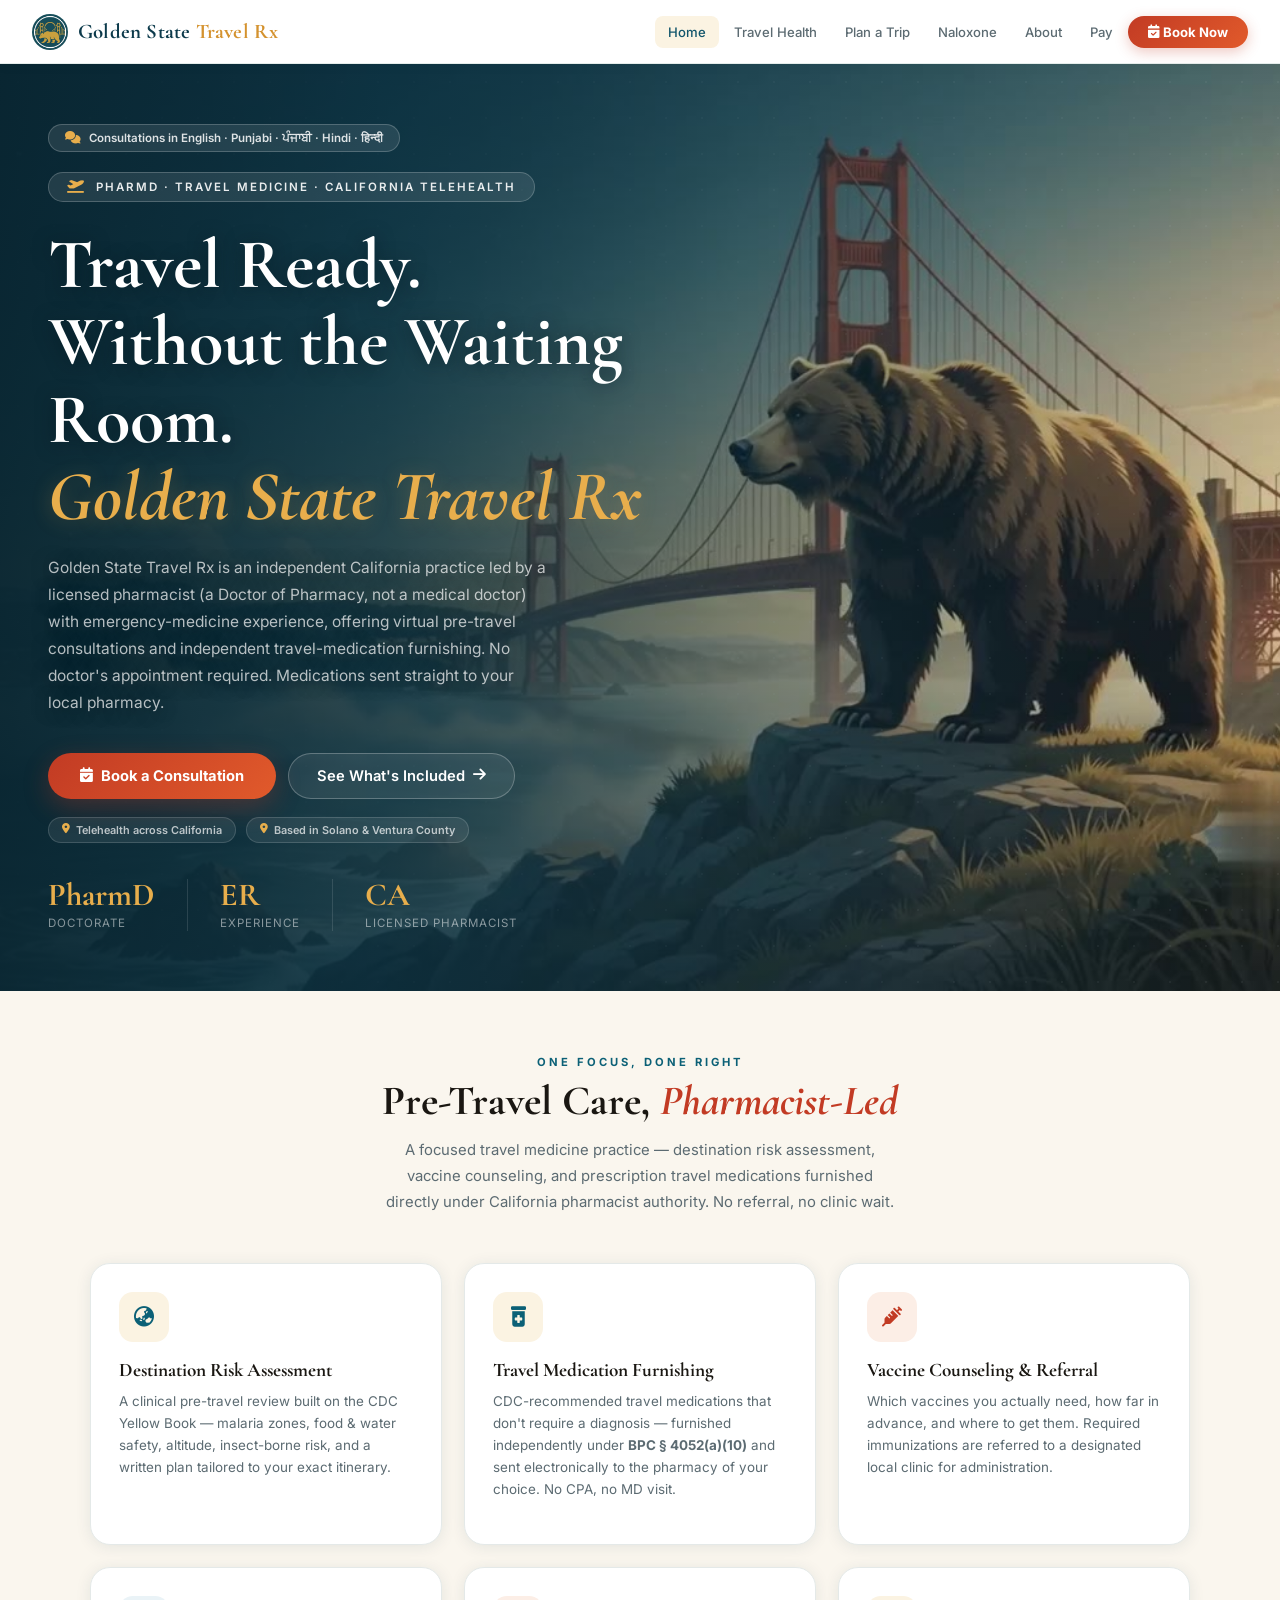
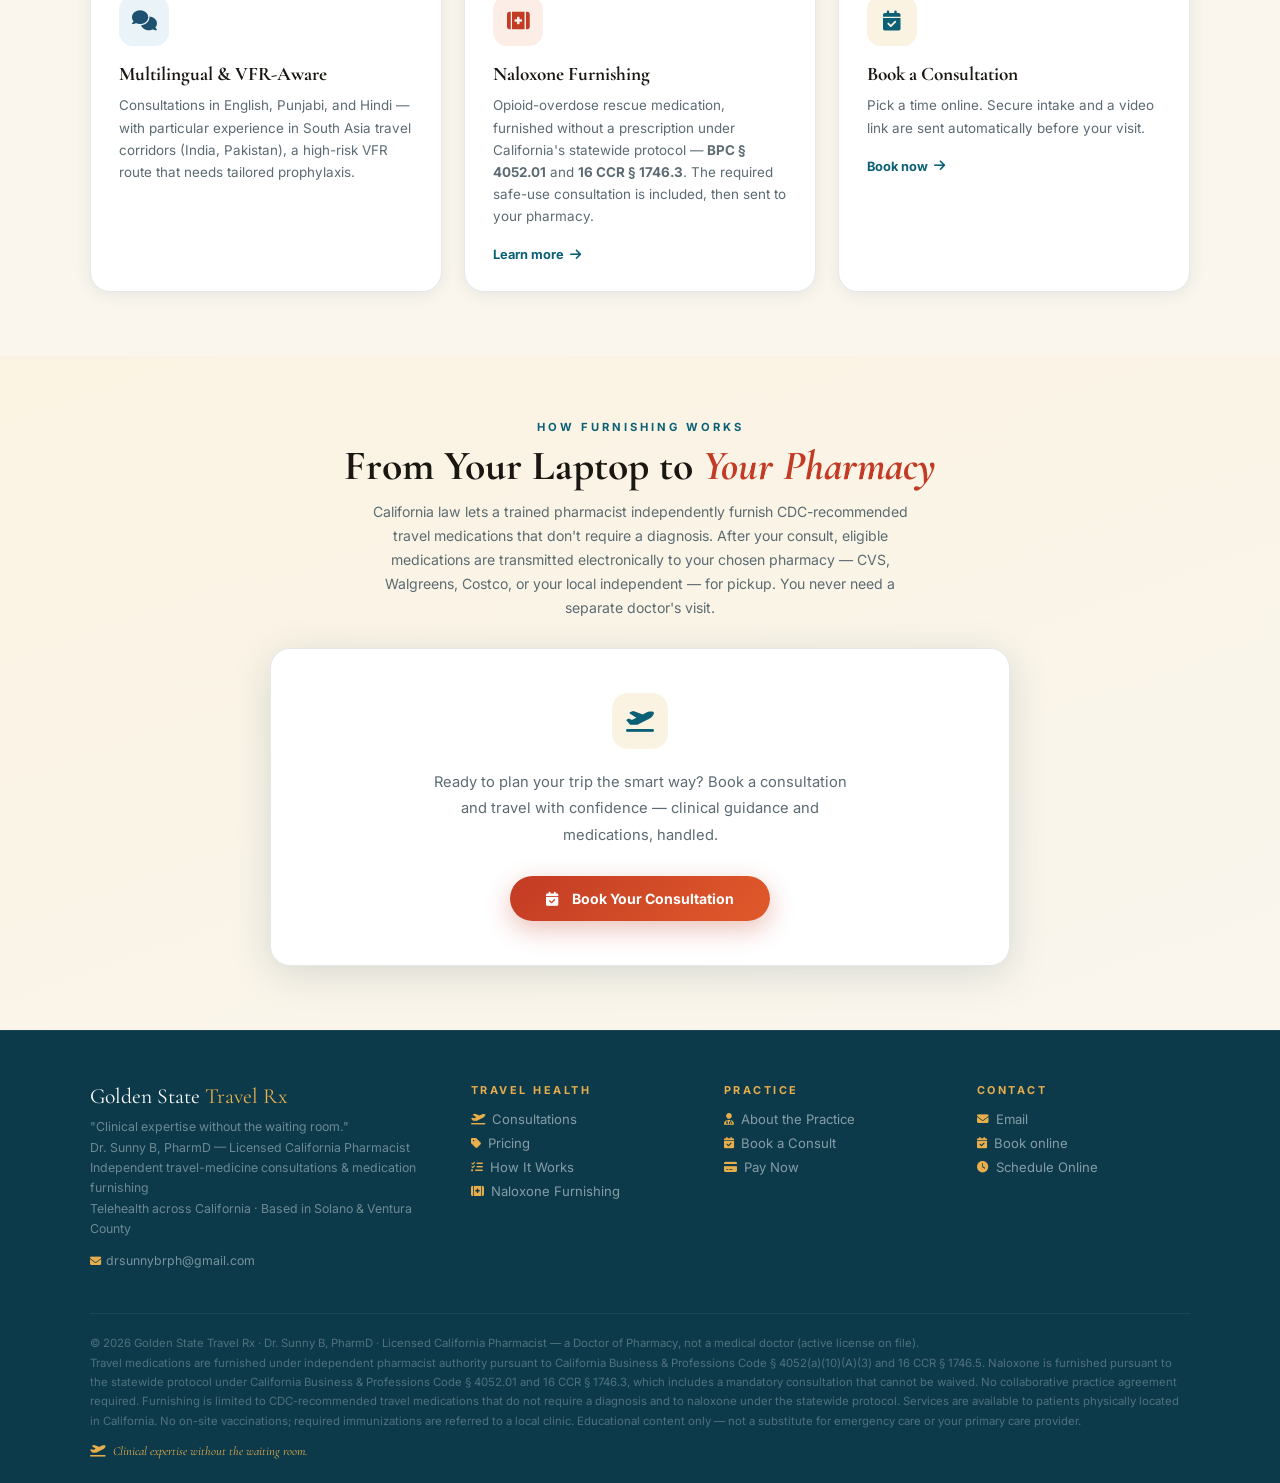
<file: index.html>
<!DOCTYPE html>
<html lang="en">
<head>
<meta charset="UTF-8"/>
<meta name="viewport" content="width=device-width, initial-scale=1.0"/>
<title>Golden State Travel Rx | PharmD Travel Medicine Consultations & Furnishing | California Telehealth</title>
<meta name="description" content="Golden State Travel Rx — independent California travel-health practice offering virtual pre-travel health consultations, independent travel-medication furnishing under BPC § 4052(a)(10), and naloxone furnishing under BPC § 4052.01. Telehealth across California; based in Solano County (Fairfield, Vacaville) and Ventura County (Simi Valley, Oxnard). English, Punjabi, Hindi."/>
<meta name="keywords" content="travel health pharmacist California, travel medicine consult California, malaria prophylaxis pharmacist, travel medication furnishing California, naloxone furnishing pharmacist California, Punjabi travel health pharmacist, Golden State Travel Rx"/>
<meta property="og:title" content="Golden State Travel Rx | California Travel Medicine Pharmacist"/>
<meta property="og:description" content="Virtual pre-travel consultations and independent travel-medication furnishing from a licensed California PharmD. Telehealth across California."/>
<meta property="og:type" content="website"/>
<meta property="og:url" content="https://goldenstatetravelrx.com/"/>
<link rel="canonical" href="https://goldenstatetravelrx.com/"/>
<link href="https://fonts.googleapis.com/css2?family=Cormorant+Garamond:ital,wght@0,400;0,600;0,700;1,400;1,600&family=Inter:wght@300;400;500;600;700&display=swap" rel="stylesheet"/>
<link href="https://cdnjs.cloudflare.com/ajax/libs/font-awesome/6.5.0/css/all.min.css" rel="stylesheet"/>
<link rel="icon" href="favicon.ico" sizes="any"/>
<link rel="icon" type="image/png" sizes="32x32" href="favicon-32.png"/>
<link rel="apple-touch-icon" href="apple-touch-icon.png"/>
<meta property="og:image" content="https://goldenstatetravelrx.com/og-card.jpg"/>
<meta name="twitter:card" content="summary_large_image"/>
<link rel="stylesheet" href="styles.css"/>
</head>
<body>

<nav class="navbar">
  <a class="nav-brand" href="index.html">
    <div class="nav-brand-icon"><img src="emblem-512.png" alt="Golden State Travel Rx emblem"/></div>
    <div class="nav-brand-text">Golden State <span>Travel Rx</span></div>
  </a>
  <ul class="nav-menu" id="navMenu">
    <li class="nav-item"><a class="nav-link" href="index.html" data-nav="home">Home</a></li>
    <li class="nav-item"><a class="nav-link" href="travel-health.html" data-nav="travel">Travel Health</a></li>
    <li class="nav-item"><a class="nav-link" href="plan.html" data-nav="plan">Plan a Trip</a></li>
    <li class="nav-item"><a class="nav-link" href="naloxone.html" data-nav="naloxone">Naloxone</a></li>
    <li class="nav-item"><a class="nav-link" href="about.html" data-nav="about">About</a></li>
    <li class="nav-item"><a class="nav-link" href="pay.html" data-nav="pay">Pay</a></li>
    <li class="nav-item"><a class="nav-link nav-cta" href="book.html" data-nav="book"><i class="fa-solid fa-calendar-check"></i> Book Now</a></li>
  </ul>
  <button class="hamburger" onclick="toggleMobileMenu()" id="hamburger" aria-label="Toggle menu">☰</button>
</nav>

<main>
  <div class="hero"><video class="hero-video" autoplay muted loop playsinline preload="auto" poster="hero-poster.jpg"><source src="hero.mp4" type="video/mp4"/></video><div class="hero-scrim"></div>
    <div class="hero-dots"></div><div class="hero-glow"></div><div class="hero-glow2"></div><div class="hero-fog" aria-hidden="true"></div><div class="hero-bridge" aria-hidden="true"><svg class="ggb" viewBox="0 0 1440 300" preserveAspectRatio="xMidYMax slice" xmlns="http://www.w3.org/2000/svg" aria-hidden="true">
<defs>
  <linearGradient id="ggo" x1="0" y1="0" x2="0" y2="1">
    <stop offset="0" stop-color="#E9663A"/><stop offset="1" stop-color="#B4331F"/>
  </linearGradient>
</defs>
<g stroke="url(#ggo)" fill="none" stroke-linecap="round">
  <!-- deck -->
  <line x1="0" y1="250" x2="1440" y2="250" stroke-width="5"/>
  <line x1="0" y1="258" x2="1440" y2="258" stroke-width="2" opacity=".55"/>
  <!-- main cables -->
  <path d="M0,250 Q210,150 380,52 Q720,300 1060,52 Q1230,150 1440,250" stroke-width="4"/>
  <!-- suspenders -->
  <g stroke-width="1.6" opacity=".8"><line x1="404" y1="70" x2="404" y2="250"/><line x1="438" y1="93" x2="438" y2="250"/><line x1="472" y1="113" x2="472" y2="250"/><line x1="506" y1="130" x2="506" y2="250"/><line x1="540" y1="146" x2="540" y2="250"/><line x1="574" y1="158" x2="574" y2="250"/><line x1="608" y1="168" x2="608" y2="250"/><line x1="642" y1="175" x2="642" y2="250"/><line x1="676" y1="180" x2="676" y2="250"/><line x1="710" y1="182" x2="710" y2="250"/><line x1="744" y1="181" x2="744" y2="250"/><line x1="778" y1="178" x2="778" y2="250"/><line x1="812" y1="172" x2="812" y2="250"/><line x1="846" y1="164" x2="846" y2="250"/><line x1="880" y1="153" x2="880" y2="250"/><line x1="914" y1="140" x2="914" y2="250"/><line x1="948" y1="124" x2="948" y2="250"/><line x1="982" y1="105" x2="982" y2="250"/><line x1="1016" y1="83" x2="1016" y2="250"/><line x1="40" y1="229" x2="40" y2="250"/><line x1="80" y1="208" x2="80" y2="250"/><line x1="120" y1="187" x2="120" y2="250"/><line x1="160" y1="167" x2="160" y2="250"/><line x1="200" y1="146" x2="200" y2="250"/><line x1="240" y1="125" x2="240" y2="250"/><line x1="280" y1="104" x2="280" y2="250"/><line x1="320" y1="83" x2="320" y2="250"/><line x1="360" y1="62" x2="360" y2="250"/><line x1="1068" y1="56" x2="1068" y2="250"/><line x1="1108" y1="77" x2="1108" y2="250"/><line x1="1148" y1="98" x2="1148" y2="250"/><line x1="1188" y1="119" x2="1188" y2="250"/><line x1="1228" y1="140" x2="1228" y2="250"/><line x1="1268" y1="160" x2="1268" y2="250"/><line x1="1308" y1="181" x2="1308" y2="250"/><line x1="1348" y1="202" x2="1348" y2="250"/><line x1="1388" y1="223" x2="1388" y2="250"/></g>
  <!-- towers -->
  <g stroke-width="7">
    <line x1="380" y1="8" x2="380" y2="300"/>
    <line x1="1060" y1="8" x2="1060" y2="300"/>
  </g>
  <g stroke-width="4" opacity=".9">
    <line x1="360" y1="8" x2="360" y2="300"/><line x1="400" y1="8" x2="400" y2="300"/>
    <line x1="1040" y1="8" x2="1040" y2="300"/><line x1="1080" y1="8" x2="1080" y2="300"/>
    <!-- tower crossbeams -->
    <line x1="356" y1="70" x2="404" y2="70"/><line x1="356" y1="130" x2="404" y2="130"/><line x1="356" y1="200" x2="404" y2="200"/>
    <line x1="1036" y1="70" x2="1084" y2="70"/><line x1="1036" y1="130" x2="1084" y2="130"/><line x1="1036" y1="200" x2="1084" y2="200"/>
  </g>
</g>
</svg></div>
    <div class="hero-content">
      <div class="lang-badge"><i class="fa-solid fa-comments"></i> Consultations in English · Punjabi · ਪੰਜਾਬੀ · Hindi · हिन्दी</div>
      <div class="hero-eyebrow"><i class="fa-solid fa-plane-departure"></i> PharmD · Travel Medicine · California Telehealth</div>
      <h1>Travel Ready.<br/>Without the Waiting Room.<br/><em>Golden State Travel Rx</em></h1>
      <p class="hero-desc">Golden State Travel Rx is an independent California practice led by a licensed pharmacist (a Doctor of Pharmacy, not a medical doctor) with emergency-medicine experience, offering virtual pre-travel consultations and independent travel-medication furnishing. No doctor's appointment required. Medications sent straight to your local pharmacy.</p>
      <div class="hero-btns">
        <a class="btn-orange" href="book.html"><i class="fa-solid fa-calendar-check"></i> Book a Consultation</a>
        <a class="btn-ghost-white" href="travel-health.html">See What's Included <i class="fa-solid fa-arrow-right"></i></a>
      </div>
      <div class="county-row">
        <span class="county-tag"><i class="fa-solid fa-location-dot"></i> Telehealth across California</span>
        <span class="county-tag"><i class="fa-solid fa-location-dot"></i> Based in Solano &amp; Ventura County</span>
      </div>
      <div class="hero-stats" style="margin-top:36px;">
        <div class="hero-stat"><span class="hero-stat-num">PharmD</span><span class="hero-stat-label">Doctorate</span></div>
        <div class="hero-divider"></div>
        <div class="hero-stat"><span class="hero-stat-num">ER</span><span class="hero-stat-label">Experience</span></div>
        <div class="hero-divider"></div>
        <div class="hero-stat"><span class="hero-stat-num">CA</span><span class="hero-stat-label">Licensed Pharmacist</span></div>
      </div>
    </div>
  </div>

  <section style="padding:64px 40px;">
    <div class="container">
      <div class="center">
        <span class="eyebrow">One Focus, Done Right</span>
        <h2 class="section-title">Pre-Travel Care, <em>Pharmacist-Led</em></h2>
        <p class="section-sub">A focused travel medicine practice — destination risk assessment, vaccine counseling, and prescription travel medications furnished directly under California pharmacist authority. No referral, no clinic wait.</p>
      </div>
      <div class="cards-grid">
        <div class="card">
          <div class="card-icon ci-green"><i class="fa-solid fa-earth-asia"></i></div>
          <h3>Destination Risk Assessment</h3>
          <p>A clinical pre-travel review built on the CDC Yellow Book — malaria zones, food &amp; water safety, altitude, insect-borne risk, and a written plan tailored to your exact itinerary.</p>
        </div>
        <div class="card">
          <div class="card-icon ci-green"><i class="fa-solid fa-prescription-bottle-medical"></i></div>
          <h3>Travel Medication Furnishing</h3>
          <p>CDC-recommended travel medications that don't require a diagnosis — furnished independently under <strong>BPC § 4052(a)(10)</strong> and sent electronically to the pharmacy of your choice. No CPA, no MD visit.</p>
        </div>
        <div class="card">
          <div class="card-icon ci-orange"><i class="fa-solid fa-syringe"></i></div>
          <h3>Vaccine Counseling &amp; Referral</h3>
          <p>Which vaccines you actually need, how far in advance, and where to get them. Required immunizations are referred to a designated local clinic for administration.</p>
        </div>
        <div class="card">
          <div class="card-icon ci-slate"><i class="fa-solid fa-comments"></i></div>
          <h3>Multilingual &amp; VFR-Aware</h3>
          <p>Consultations in English, Punjabi, and Hindi — with particular experience in South Asia travel corridors (India, Pakistan), a high-risk VFR route that needs tailored prophylaxis.</p>
        </div>
        <a class="card" href="naloxone.html" style="text-decoration:none;">
          <div class="card-icon ci-orange"><i class="fa-solid fa-kit-medical"></i></div>
          <h3>Naloxone Furnishing</h3>
          <p>Opioid-overdose rescue medication, furnished without a prescription under California's statewide protocol — <strong>BPC § 4052.01</strong> and <strong>16 CCR § 1746.3</strong>. The required safe-use consultation is included, then sent to your pharmacy.</p>
          <span class="card-link">Learn more <i class="fa-solid fa-arrow-right"></i></span>
        </a>
        <a class="card" href="book.html" style="text-decoration:none;">
          <div class="card-icon ci-green"><i class="fa-solid fa-calendar-check"></i></div>
          <h3>Book a Consultation</h3>
          <p>Pick a time online. Secure intake and a video link are sent automatically before your visit.</p>
          <span class="card-link">Book now <i class="fa-solid fa-arrow-right"></i></span>
        </a>
      </div>
    </div>
  </section>

  <div class="form-section">
    <div class="container-sm">
      <div style="text-align:center;margin-bottom:28px;">
        <span class="eyebrow">How Furnishing Works</span>
        <h2 class="section-title" style="margin-bottom:8px;">From Your Laptop to <em>Your Pharmacy</em></h2>
        <p style="font-size:.88rem;color:var(--gray);line-height:1.7;max-width:560px;margin:0 auto;">California law lets a trained pharmacist independently furnish CDC-recommended travel medications that don't require a diagnosis. After your consult, eligible medications are transmitted electronically to your chosen pharmacy — CVS, Walgreens, Costco, or your local independent — for pickup. You never need a separate doctor's visit.</p>
      </div>
      <div style="background:white;border-radius:20px;box-shadow:var(--shadow2);border:1.5px solid var(--gray4);padding:44px 32px;text-align:center;">
        <div style="width:56px;height:56px;background:var(--mint);border-radius:16px;display:flex;align-items:center;justify-content:center;margin:0 auto 20px;">
          <i class="fa-solid fa-plane-departure" style="font-size:1.4rem;color:var(--emerald2);"></i>
        </div>
        <p style="font-family:'Inter',sans-serif;font-size:.92rem;color:var(--gray);line-height:1.8;margin-bottom:28px;max-width:440px;margin-left:auto;margin-right:auto;">Ready to plan your trip the smart way? Book a consultation and travel with confidence — clinical guidance and medications, handled.</p>
        <a href="book.html" class="btn-orange" style="display:inline-flex;text-decoration:none;font-size:.88rem;padding:14px 36px;">
          <i class="fa-solid fa-calendar-check"></i>&nbsp; Book Your Consultation
        </a>
      </div>
    </div>
  </div>
</main>

<footer>
  <div class="footer-inner">
    <div class="footer-grid">
      <div>
        <div class="footer-brand">Golden State <span>Travel Rx</span></div>
        <div class="footer-tagline">"Clinical expertise without the waiting room."<br/>Dr. Sunny B, PharmD — Licensed California Pharmacist<br/>Independent travel-medicine consultations &amp; medication furnishing<br/>Telehealth across California · Based in Solano &amp; Ventura County</div>
        <div style="margin-top:10px;"><a href="mailto:drsunnybrph@gmail.com" style="color:rgba(255,255,255,.45);font-size:.77rem;text-decoration:none;font-family:'Inter',sans-serif;"><i class="fa-solid fa-envelope" style="font-size:.7rem;color:var(--emerald4);margin-right:5px;"></i>drsunnybrph@gmail.com</a></div>
      </div>
      <div class="footer-col"><h4>Travel Health</h4><ul>
        <li><a href="travel-health.html"><i class="fa-solid fa-plane-departure"></i>Consultations</a></li>
        <li><a href="travel-health.html#pricing"><i class="fa-solid fa-tag"></i>Pricing</a></li>
        <li><a href="travel-health.html#how"><i class="fa-solid fa-list-check"></i>How It Works</a></li>
        <li><a href="naloxone.html"><i class="fa-solid fa-kit-medical"></i>Naloxone Furnishing</a></li>
      </ul></div>
      <div class="footer-col"><h4>Practice</h4><ul>
        <li><a href="about.html"><i class="fa-solid fa-user-doctor"></i>About the Practice</a></li>
        <li><a href="book.html"><i class="fa-solid fa-calendar-check"></i>Book a Consult</a></li>
        <li><a href="pay.html"><i class="fa-solid fa-credit-card"></i>Pay Now</a></li>
      </ul></div>
      <div class="footer-col"><h4>Contact</h4><ul>
        <li><a href="mailto:drsunnybrph@gmail.com"><i class="fa-solid fa-envelope"></i>Email</a></li>
        <li><a href="book.html"><i class="fa-solid fa-calendar-check"></i>Book online</a></li>
        <li><a href="book.html"><i class="fa-solid fa-clock"></i>Schedule Online</a></li>
      </ul></div>
    </div>
    <div class="footer-bottom">
      <div>
        <div class="footer-legal">© 2026 Golden State Travel Rx · Dr. Sunny B, PharmD · Licensed California Pharmacist — a Doctor of Pharmacy, not a medical doctor (active license on file).<br/>Travel medications are furnished under independent pharmacist authority pursuant to California Business &amp; Professions Code § 4052(a)(10)(A)(3) and 16 CCR § 1746.5. Naloxone is furnished pursuant to the statewide protocol under California Business &amp; Professions Code § 4052.01 and 16 CCR § 1746.3, which includes a mandatory consultation that cannot be waived. No collaborative practice agreement required. Furnishing is limited to CDC-recommended travel medications that do not require a diagnosis and to naloxone under the statewide protocol. Services are available to patients physically located in California. No on-site vaccinations; required immunizations are referred to a local clinic. Educational content only — not a substitute for emergency care or your primary care provider.</div>
      </div>
      <div class="footer-love"><i class="fa-solid fa-plane-departure"></i> Clinical expertise without the waiting room.</div>
    </div>
  </div>
</footer>

<script src="script.js"></script>
</body>
</html>
</file>
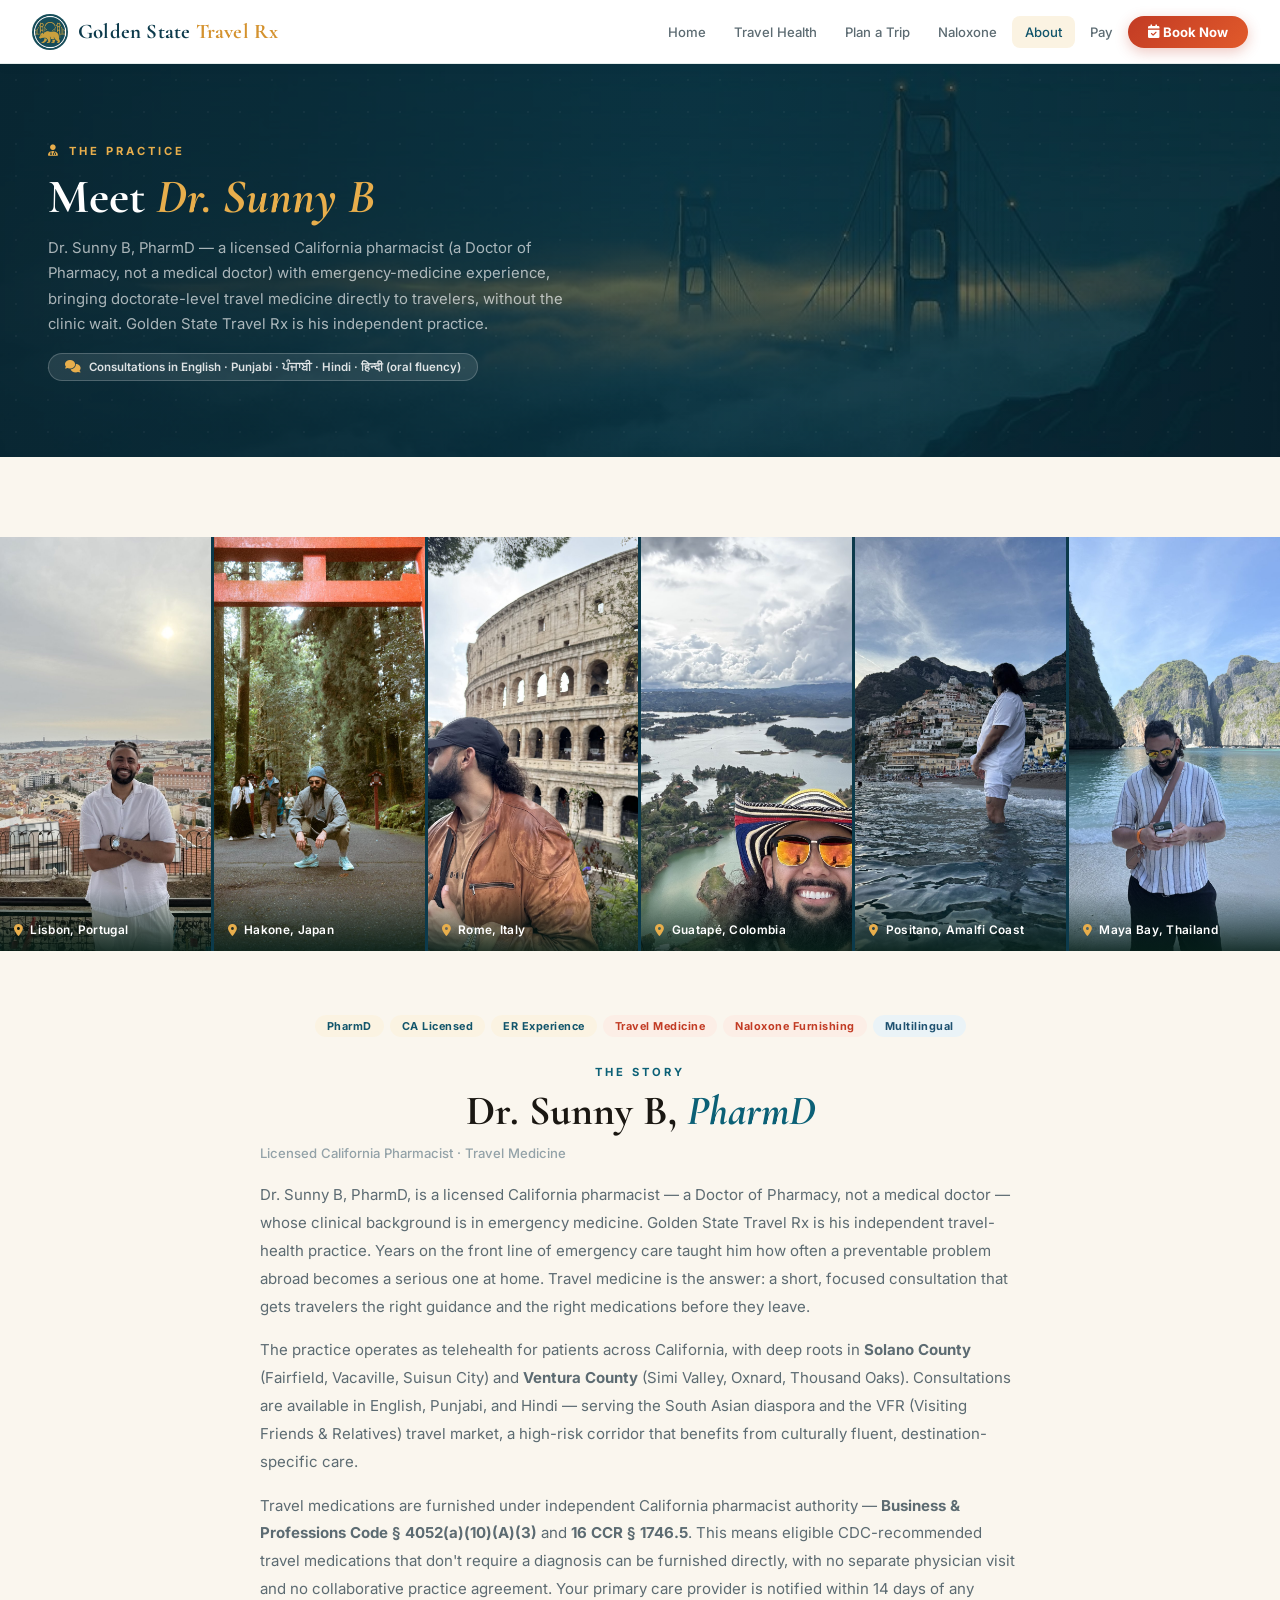
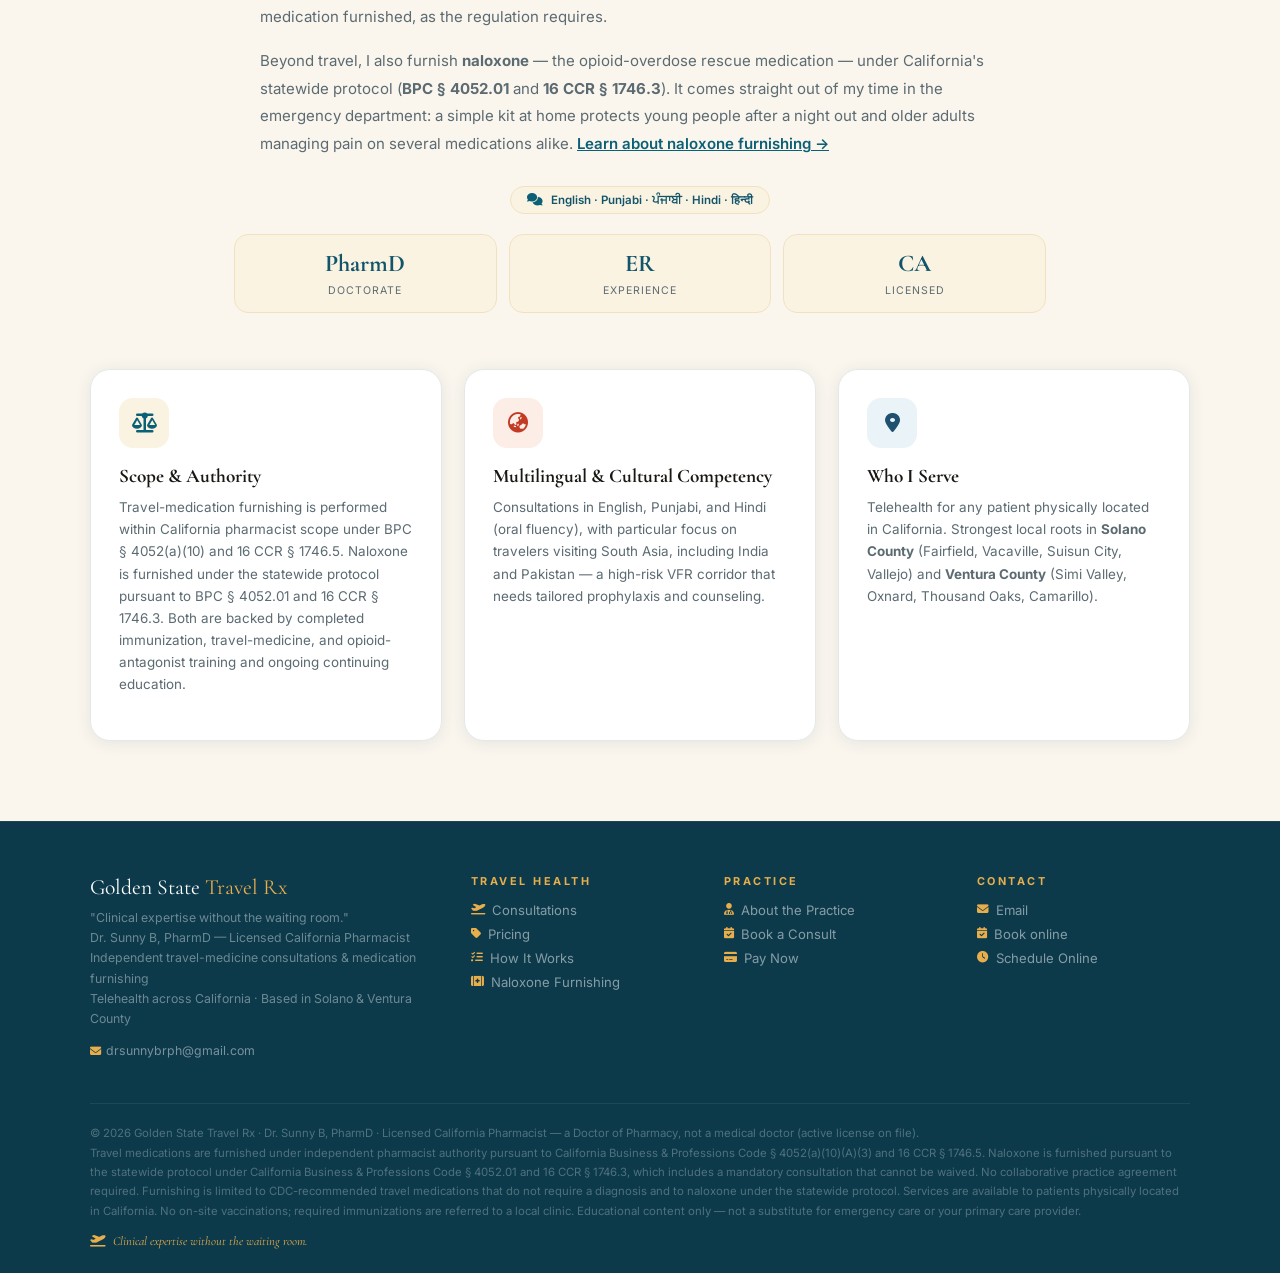
<file: about.html>
<!DOCTYPE html>
<html lang="en">
<head>
<meta charset="UTF-8"/>
<meta name="viewport" content="width=device-width, initial-scale=1.0"/>
<title>About | Golden State Travel Rx — California Travel Medicine Pharmacist</title>
<meta name="description" content="Golden State Travel Rx — an independent California travel-health practice led by Dr. Sunny B, PharmD, a licensed pharmacist with emergency-medicine experience, providing travel health consultations, travel-medication furnishing, and naloxone furnishing. Telehealth across California; based in Solano and Ventura County. Consultations in English, Punjabi, and Hindi."/>
<meta name="keywords" content="Golden State Travel Rx, travel Rx California, travel medicine pharmacist California, naloxone furnishing pharmacist California, Punjabi pharmacist travel health, Hindi pharmacist telehealth, emergency medicine experience"/>
<meta property="og:title" content="About | Golden State Travel Rx"/>
<meta property="og:description" content="Licensed California pharmacist providing independent travel health consultations and medication furnishing under Golden State Travel Rx."/>
<meta property="og:type" content="website"/>
<meta property="og:url" content="https://goldenstatetravelrx.com/about.html"/>
<link rel="canonical" href="https://goldenstatetravelrx.com/about.html"/>
<link href="https://fonts.googleapis.com/css2?family=Cormorant+Garamond:ital,wght@0,400;0,600;0,700;1,400;1,600&family=Inter:wght@300;400;500;600;700&display=swap" rel="stylesheet"/>
<link href="https://cdnjs.cloudflare.com/ajax/libs/font-awesome/6.5.0/css/all.min.css" rel="stylesheet"/>
<link rel="icon" href="favicon.ico" sizes="any"/>
<link rel="icon" type="image/png" sizes="32x32" href="favicon-32.png"/>
<link rel="apple-touch-icon" href="apple-touch-icon.png"/>
<meta property="og:image" content="https://goldenstatetravelrx.com/og-card.jpg"/>
<meta name="twitter:card" content="summary_large_image"/>
<link rel="stylesheet" href="styles.css"/>
</head>
<body>

<nav class="navbar">
  <a class="nav-brand" href="index.html">
    <div class="nav-brand-icon"><img src="emblem-512.png" alt="Golden State Travel Rx emblem"/></div>
    <div class="nav-brand-text">Golden State <span>Travel Rx</span></div>
  </a>
  <ul class="nav-menu" id="navMenu">
    <li class="nav-item"><a class="nav-link" href="index.html" data-nav="home">Home</a></li>
    <li class="nav-item"><a class="nav-link" href="travel-health.html" data-nav="travel">Travel Health</a></li>
    <li class="nav-item"><a class="nav-link" href="plan.html" data-nav="plan">Plan a Trip</a></li>
    <li class="nav-item"><a class="nav-link" href="naloxone.html" data-nav="naloxone">Naloxone</a></li>
    <li class="nav-item"><a class="nav-link" href="about.html" data-nav="about">About</a></li>
    <li class="nav-item"><a class="nav-link" href="pay.html" data-nav="pay">Pay</a></li>
    <li class="nav-item"><a class="nav-link nav-cta" href="book.html" data-nav="book"><i class="fa-solid fa-calendar-check"></i> Book Now</a></li>
  </ul>
  <button class="hamburger" onclick="toggleMobileMenu()" id="hamburger" aria-label="Toggle menu">☰</button>
</nav>

<main>
  <div class="page-hero">
    <div class="page-hero-inner">
      <span class="eyebrow"><i class="fa-solid fa-user-doctor"></i> The Practice</span>
      <h1>Meet <em>Dr. Sunny B</em></h1>
      <p>Dr. Sunny B, PharmD — a licensed California pharmacist (a Doctor of Pharmacy, not a medical doctor) with emergency-medicine experience, bringing doctorate-level travel medicine directly to travelers, without the clinic wait. Golden State Travel Rx is his independent practice.</p>
      <div class="lang-badge" style="margin-top:16px;"><i class="fa-solid fa-comments"></i> Consultations in English · Punjabi · ਪੰਜਾਬੀ · Hindi · हिन्दी (oral fluency)</div>
    </div>
  </div>

  <section>
    <div class="container">
      <div class="about-gallery" id="aboutGallery"></div>
      <div class="about-story">
        <div class="about-story-inner">
          <div class="cred-badges">
            <span class="badge b-green">PharmD</span>
            <span class="badge b-green">CA Licensed</span>
            <span class="badge b-green">ER Experience</span>
            <span class="badge b-orange">Travel Medicine</span>
            <span class="badge b-orange">Naloxone Furnishing</span>
            <span class="badge b-slate">Multilingual</span>
          </div>
          <span class="eyebrow">The Story</span>
          <h2 class="section-title" style="margin-bottom:4px;">Dr. Sunny B, <em>PharmD</em></h2>
          <p style="font-size:.82rem;color:var(--gray2);margin-bottom:16px;font-weight:500;">Licensed California Pharmacist · Travel Medicine</p>
          <p>Dr. Sunny B, PharmD, is a licensed California pharmacist — a Doctor of Pharmacy, not a medical doctor — whose clinical background is in emergency medicine. Golden State Travel Rx is his independent travel-health practice. Years on the front line of emergency care taught him how often a preventable problem abroad becomes a serious one at home. Travel medicine is the answer: a short, focused consultation that gets travelers the right guidance and the right medications before they leave.</p>
          <p>The practice operates as telehealth for patients across California, with deep roots in <strong>Solano County</strong> (Fairfield, Vacaville, Suisun City) and <strong>Ventura County</strong> (Simi Valley, Oxnard, Thousand Oaks). Consultations are available in English, Punjabi, and Hindi — serving the South Asian diaspora and the VFR (Visiting Friends &amp; Relatives) travel market, a high-risk corridor that benefits from culturally fluent, destination-specific care.</p>
          <p>Travel medications are furnished under independent California pharmacist authority — <strong>Business &amp; Professions Code § 4052(a)(10)(A)(3)</strong> and <strong>16 CCR § 1746.5</strong>. This means eligible CDC-recommended travel medications that don't require a diagnosis can be furnished directly, with no separate physician visit and no collaborative practice agreement. Your primary care provider is notified within 14 days of any medication furnished, as the regulation requires.</p>
          <p>Beyond travel, I also furnish <strong>naloxone</strong> &mdash; the opioid-overdose rescue medication &mdash; under California's statewide protocol (<strong>BPC § 4052.01</strong> and <strong>16 CCR § 1746.3</strong>). It comes straight out of my time in the emergency department: a simple kit at home protects young people after a night out and older adults managing pain on several medications alike. <a href="naloxone.html" style="color:var(--emerald2);font-weight:600;">Learn about naloxone furnishing &rarr;</a></p>
          <div class="lang-badge-light"><i class="fa-solid fa-comments"></i> English · Punjabi · ਪੰਜਾਬੀ · Hindi · हिन्दी</div>
          <div class="about-stats" style="margin-top:20px;">
            <div class="astat"><span class="astat-num">PharmD</span><span class="astat-label">Doctorate</span></div>
            <div class="astat"><span class="astat-num">ER</span><span class="astat-label">Experience</span></div>
            <div class="astat"><span class="astat-num">CA</span><span class="astat-label">Licensed</span></div>
          </div>
        </div>
      </div>

      <div style="margin-top:56px;">
        <div class="cards-grid">
          <div class="card"><div class="card-icon ci-green"><i class="fa-solid fa-scale-balanced"></i></div><h3>Scope &amp; Authority</h3><p>Travel-medication furnishing is performed within California pharmacist scope under BPC § 4052(a)(10) and 16 CCR § 1746.5. Naloxone is furnished under the statewide protocol pursuant to BPC § 4052.01 and 16 CCR § 1746.3. Both are backed by completed immunization, travel-medicine, and opioid-antagonist training and ongoing continuing education.</p></div>
          <div class="card"><div class="card-icon ci-orange"><i class="fa-solid fa-earth-asia"></i></div><h3>Multilingual &amp; Cultural Competency</h3><p>Consultations in English, Punjabi, and Hindi (oral fluency), with particular focus on travelers visiting South Asia, including India and Pakistan — a high-risk VFR corridor that needs tailored prophylaxis and counseling.</p></div>
          <div class="card"><div class="card-icon ci-slate"><i class="fa-solid fa-location-dot"></i></div><h3>Who I Serve</h3><p>Telehealth for any patient physically located in California. Strongest local roots in <strong>Solano County</strong> (Fairfield, Vacaville, Suisun City, Vallejo) and <strong>Ventura County</strong> (Simi Valley, Oxnard, Thousand Oaks, Camarillo).</p></div>
        </div>
      </div>
    </div>
  </section>
</main>

<footer>
  <div class="footer-inner">
    <div class="footer-grid">
      <div>
        <div class="footer-brand">Golden State <span>Travel Rx</span></div>
        <div class="footer-tagline">"Clinical expertise without the waiting room."<br/>Dr. Sunny B, PharmD — Licensed California Pharmacist<br/>Independent travel-medicine consultations &amp; medication furnishing<br/>Telehealth across California · Based in Solano &amp; Ventura County</div>
        <div style="margin-top:10px;"><a href="mailto:drsunnybrph@gmail.com" style="color:rgba(255,255,255,.45);font-size:.77rem;text-decoration:none;font-family:'Inter',sans-serif;"><i class="fa-solid fa-envelope" style="font-size:.7rem;color:var(--emerald4);margin-right:5px;"></i>drsunnybrph@gmail.com</a></div>
      </div>
      <div class="footer-col"><h4>Travel Health</h4><ul>
        <li><a href="travel-health.html"><i class="fa-solid fa-plane-departure"></i>Consultations</a></li>
        <li><a href="travel-health.html#pricing"><i class="fa-solid fa-tag"></i>Pricing</a></li>
        <li><a href="travel-health.html#how"><i class="fa-solid fa-list-check"></i>How It Works</a></li>
        <li><a href="naloxone.html"><i class="fa-solid fa-kit-medical"></i>Naloxone Furnishing</a></li>
      </ul></div>
      <div class="footer-col"><h4>Practice</h4><ul>
        <li><a href="about.html"><i class="fa-solid fa-user-doctor"></i>About the Practice</a></li>
        <li><a href="book.html"><i class="fa-solid fa-calendar-check"></i>Book a Consult</a></li>
        <li><a href="pay.html"><i class="fa-solid fa-credit-card"></i>Pay Now</a></li>
      </ul></div>
      <div class="footer-col"><h4>Contact</h4><ul>
        <li><a href="mailto:drsunnybrph@gmail.com"><i class="fa-solid fa-envelope"></i>Email</a></li>
        <li><a href="book.html"><i class="fa-solid fa-calendar-check"></i>Book online</a></li>
        <li><a href="book.html"><i class="fa-solid fa-clock"></i>Schedule Online</a></li>
      </ul></div>
    </div>
    <div class="footer-bottom">
      <div>
        <div class="footer-legal">© 2026 Golden State Travel Rx · Dr. Sunny B, PharmD · Licensed California Pharmacist — a Doctor of Pharmacy, not a medical doctor (active license on file).<br/>Travel medications are furnished under independent pharmacist authority pursuant to California Business &amp; Professions Code § 4052(a)(10)(A)(3) and 16 CCR § 1746.5. Naloxone is furnished pursuant to the statewide protocol under California Business &amp; Professions Code § 4052.01 and 16 CCR § 1746.3, which includes a mandatory consultation that cannot be waived. No collaborative practice agreement required. Furnishing is limited to CDC-recommended travel medications that do not require a diagnosis and to naloxone under the statewide protocol. Services are available to patients physically located in California. No on-site vaccinations; required immunizations are referred to a local clinic. Educational content only — not a substitute for emergency care or your primary care provider.</div>
      </div>
      <div class="footer-love"><i class="fa-solid fa-plane-departure"></i> Clinical expertise without the waiting room.</div>
    </div>
  </div>
</footer>

<script src="script.js"></script>
</body>
</html>
</file>
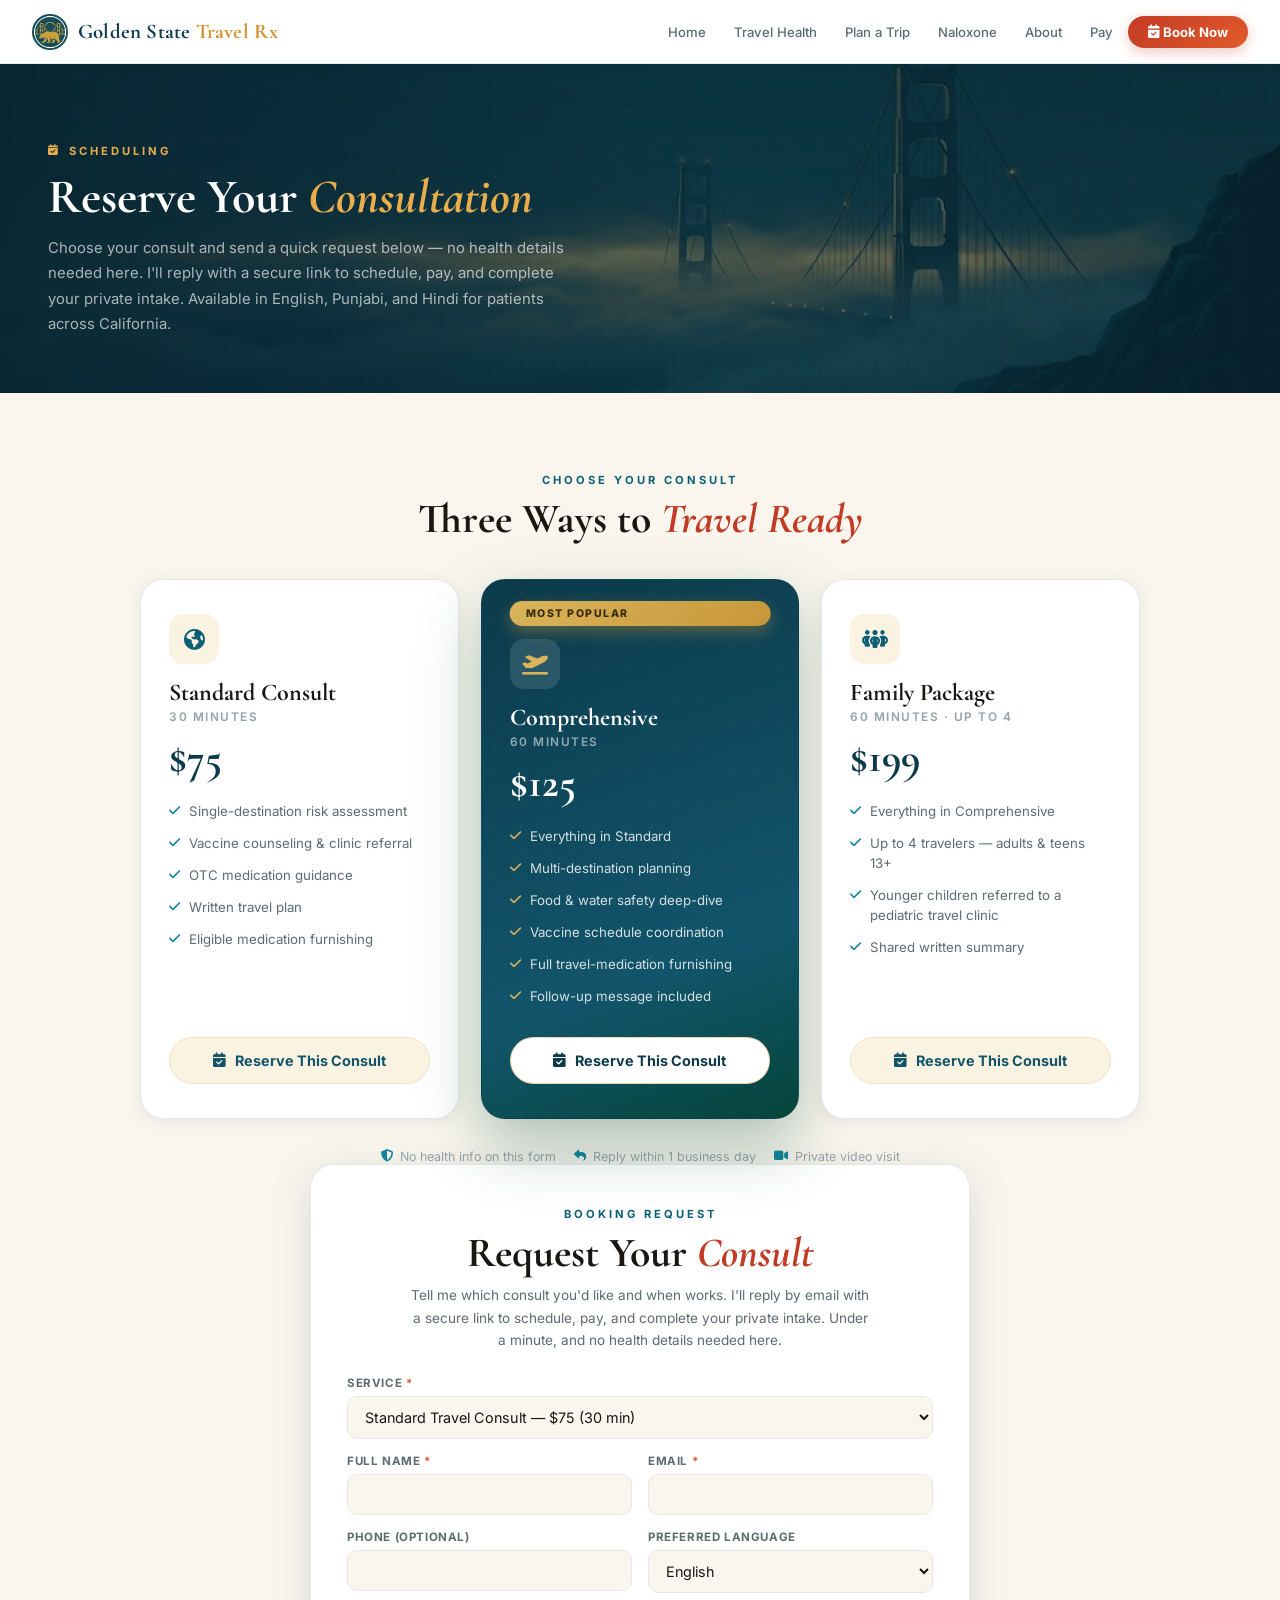
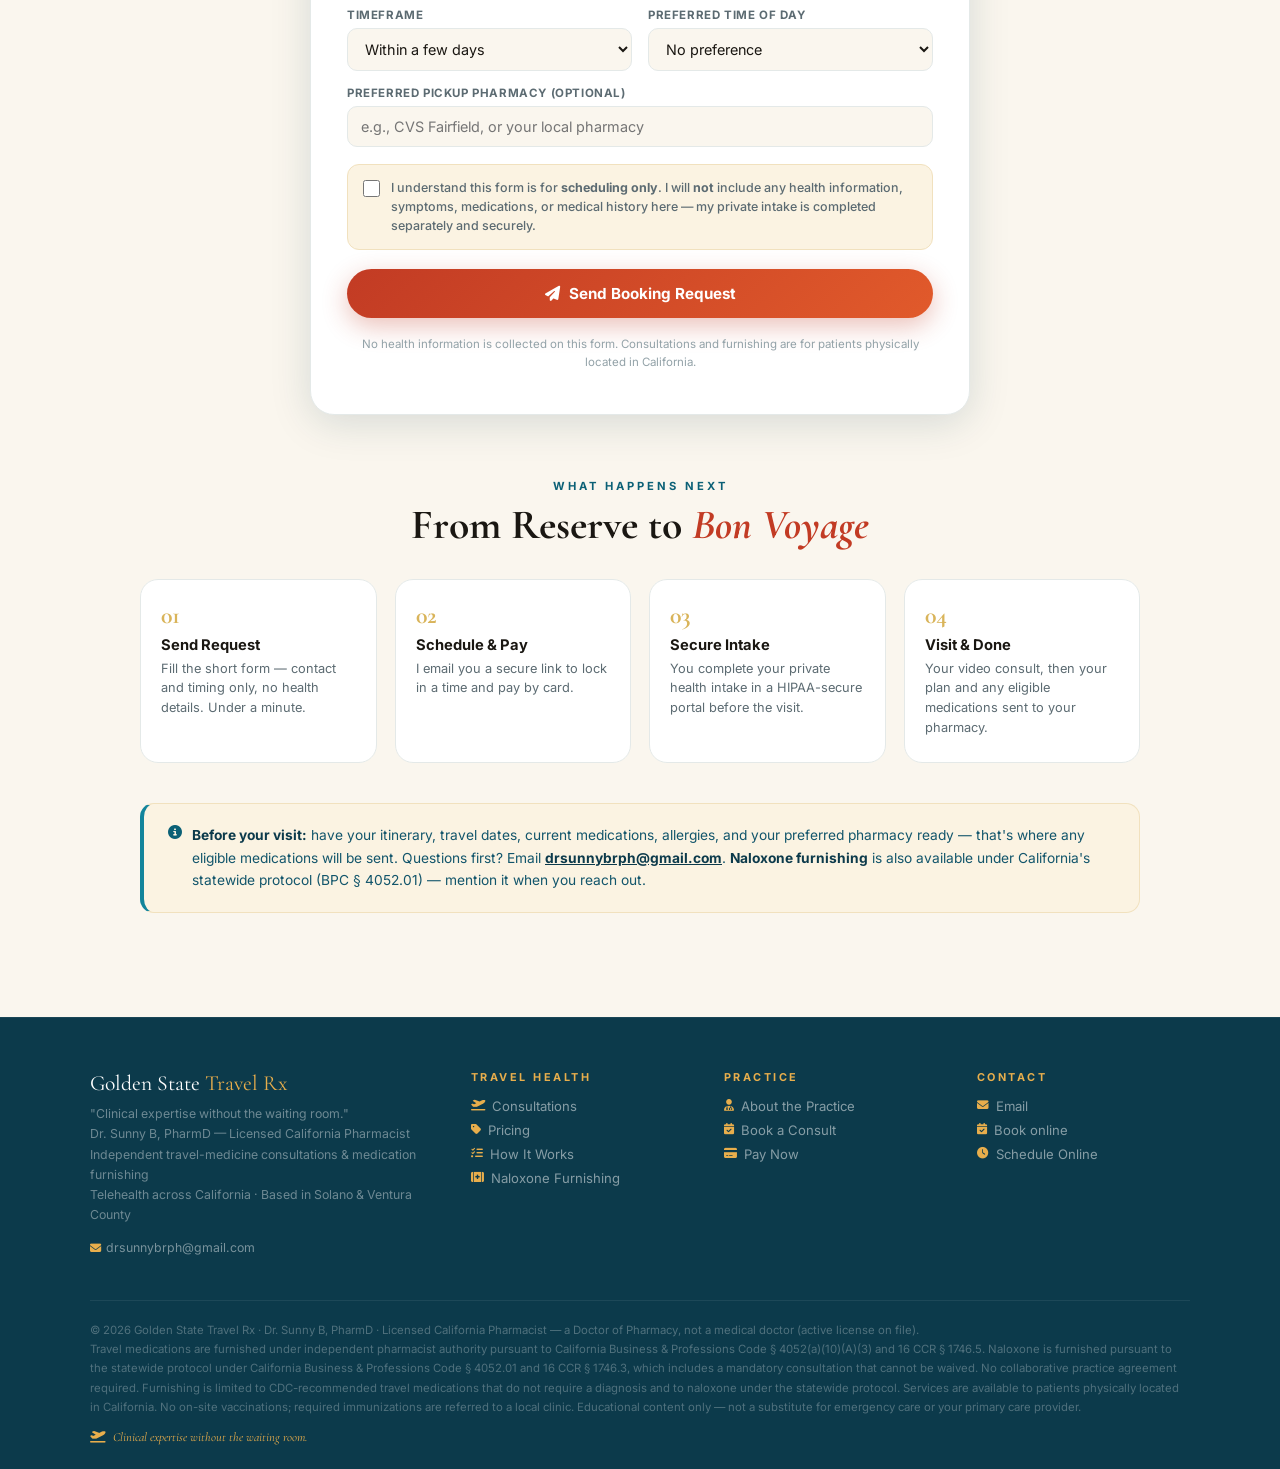
<file: book.html>
<!DOCTYPE html>
<html lang="en">
<head>
<meta charset="UTF-8"/>
<meta name="viewport" content="width=device-width, initial-scale=1.0"/>
<title>Book a Travel Health Consultation | a licensed California pharmacist | California</title>
<meta name="description" content="Request a virtual travel health or naloxone consultation with Golden State Travel Rx using a quick on-site form. Travel-medication and naloxone furnishing for patients across California."/>
<meta property="og:title" content="Book a Travel Health Consultation | a licensed California pharmacist"/>
<meta property="og:type" content="website"/>
<meta property="og:url" content="https://goldenstatetravelrx.com/book.html"/>
<link rel="canonical" href="https://goldenstatetravelrx.com/book.html"/>
<link href="https://fonts.googleapis.com/css2?family=Cormorant+Garamond:ital,wght@0,400;0,600;0,700;1,400;1,600&family=Inter:wght@300;400;500;600;700&display=swap" rel="stylesheet"/>
<link href="https://cdnjs.cloudflare.com/ajax/libs/font-awesome/6.5.0/css/all.min.css" rel="stylesheet"/>
<link rel="icon" href="favicon.ico" sizes="any"/>
<link rel="icon" type="image/png" sizes="32x32" href="favicon-32.png"/>
<link rel="apple-touch-icon" href="apple-touch-icon.png"/>
<meta property="og:image" content="https://goldenstatetravelrx.com/og-card.jpg"/>
<meta name="twitter:card" content="summary_large_image"/>
<link rel="stylesheet" href="styles.css"/>
<style>
/* ─── PREMIUM BOOKING (scoped: bk-) ─── */
.bk-wrap{max-width:1000px;margin:0 auto;}
.bk-grid{display:grid;grid-template-columns:repeat(3,1fr);gap:22px;margin-top:8px;}
@media(max-width:880px){.bk-grid{grid-template-columns:1fr;max-width:440px;margin-left:auto;margin-right:auto;}}
.bk-card{position:relative;background:#fff;border:1.5px solid var(--gray4);border-radius:24px;padding:34px 28px;
  display:flex;flex-direction:column;transition:transform .22s,box-shadow .22s,border-color .22s;box-shadow:var(--shadow);}
.bk-card:hover{transform:translateY(-5px);box-shadow:var(--shadow2);border-color:var(--mint2);}
.bk-card.feat{background:linear-gradient(160deg,var(--forest),var(--emerald) 70%,#04453a);color:#fff;border-color:transparent;box-shadow:0 26px 64px rgba(6,78,59,.32);}
.bk-card.feat::before{content:'';position:absolute;inset:0;border-radius:24px;background-image:radial-gradient(rgba(255,255,255,.05) 1px,transparent 1px);background-size:26px 26px;pointer-events:none;}
.bk-feat-badge{position:absolute;top:-13px;left:50%;transform:translateX(-50%);background:linear-gradient(135deg,#D9B45A,#C8973A);color:#3a2c08;font-size:.66rem;font-weight:800;letter-spacing:1.5px;text-transform:uppercase;padding:6px 16px;border-radius:50px;white-space:nowrap;box-shadow:0 6px 16px rgba(200,151,58,.4);z-index:3;}
.bk-card>*{position:relative;z-index:2;}
.bk-icon{width:50px;height:50px;border-radius:14px;display:flex;align-items:center;justify-content:center;font-size:1.3rem;margin-bottom:16px;background:var(--mint);color:var(--emerald2);}
.bk-card.feat .bk-icon{background:rgba(255,255,255,.12);color:#D9B45A;}
.bk-name{font-family:'Cormorant Garamond',serif;font-size:1.5rem;font-weight:700;line-height:1.1;margin-bottom:4px;}
.bk-dur{font-size:.74rem;text-transform:uppercase;letter-spacing:1.5px;color:var(--gray2);font-weight:600;margin-bottom:14px;}
.bk-card.feat .bk-dur{color:rgba(255,255,255,.55);}
.bk-price{font-family:'Cormorant Garamond',serif;font-size:2.6rem;font-weight:700;color:var(--forest);line-height:1;margin-bottom:16px;}
.bk-card.feat .bk-price{color:#fff;}
.bk-price small{font-size:.8rem;font-family:'Inter',sans-serif;color:var(--gray2);font-weight:500;}
.bk-card.feat .bk-price small{color:rgba(255,255,255,.5);}
.bk-feats{list-style:none;padding:0;margin:0 0 24px;flex:1;}
.bk-feats li{display:flex;gap:9px;align-items:flex-start;font-size:.83rem;line-height:1.5;padding:6px 0;color:var(--gray);}
.bk-card.feat .bk-feats li{color:rgba(255,255,255,.82);}
.bk-feats i{color:var(--emerald3);margin-top:3px;flex-shrink:0;font-size:.8rem;}
.bk-card.feat .bk-feats i{color:#D9B45A;}
.bk-btn{display:inline-flex;align-items:center;justify-content:center;gap:9px;width:100%;border-radius:50px;padding:14px;
  font-family:'Inter',sans-serif;font-size:.9rem;font-weight:700;text-decoration:none;cursor:pointer;transition:all .2s;
  background:var(--mint);color:var(--emerald);border:1.5px solid var(--mint2);}
.bk-btn:hover{background:var(--emerald);color:#fff;border-color:var(--emerald);}
.bk-card.feat .bk-btn{background:#fff;color:var(--forest);border:1.5px solid rgba(217,180,90,.5);}
.bk-card.feat .bk-btn:hover{background:#D9B45A;color:#3a2c08;border-color:#D9B45A;}

/* step rail */
.bk-rail{margin-top:64px;}
.bk-steps{display:grid;grid-template-columns:repeat(4,1fr);gap:18px;margin-top:28px;}
@media(max-width:780px){.bk-steps{grid-template-columns:1fr 1fr;}}
@media(max-width:460px){.bk-steps{grid-template-columns:1fr;}}
.bk-step{background:#fff;border:1.5px solid var(--gray4);border-radius:18px;padding:24px 20px;position:relative;}
.bk-step-n{font-family:'Cormorant Garamond',serif;font-size:1.5rem;font-weight:700;color:#D9B45A;line-height:1;}
.bk-step h4{font-size:.92rem;font-weight:700;color:var(--text);margin:8px 0 5px;}
.bk-step p{font-size:.8rem;color:var(--gray);line-height:1.55;}
.bk-secure{display:flex;align-items:center;justify-content:center;gap:18px;flex-wrap:wrap;margin-top:30px;color:var(--gray2);font-size:.78rem;}
.bk-secure span{display:flex;align-items:center;gap:7px;}
.bk-secure i{color:var(--emerald3);}
</style>
</head>
<body>
<nav class="navbar">
  <a class="nav-brand" href="index.html">
    <div class="nav-brand-icon"><img src="emblem-512.png" alt="Golden State Travel Rx emblem"/></div>
    <div class="nav-brand-text">Golden State <span>Travel Rx</span></div>
  </a>
  <ul class="nav-menu" id="navMenu">
    <li class="nav-item"><a class="nav-link" href="index.html" data-nav="home">Home</a></li>
    <li class="nav-item"><a class="nav-link" href="travel-health.html" data-nav="travel">Travel Health</a></li>
    <li class="nav-item"><a class="nav-link" href="plan.html" data-nav="plan">Plan a Trip</a></li>
    <li class="nav-item"><a class="nav-link" href="naloxone.html" data-nav="naloxone">Naloxone</a></li>
    <li class="nav-item"><a class="nav-link" href="about.html" data-nav="about">About</a></li>
    <li class="nav-item"><a class="nav-link" href="pay.html" data-nav="pay">Pay</a></li>
    <li class="nav-item"><a class="nav-link nav-cta" href="book.html" data-nav="book"><i class="fa-solid fa-calendar-check"></i> Book Now</a></li>
  </ul>
  <button class="hamburger" onclick="toggleMobileMenu()" id="hamburger" aria-label="Toggle menu">☰</button>
</nav>
<main>
  <div class="page-hero">
    <div class="page-hero-inner">
      <span class="eyebrow"><i class="fa-solid fa-calendar-check"></i> Scheduling</span>
      <h1>Reserve Your <em>Consultation</em></h1>
      <p>Choose your consult and send a quick request below — no health details needed here. I'll reply with a secure link to schedule, pay, and complete your private intake. Available in English, Punjabi, and Hindi for patients across California.</p>
    </div>
  </div>

  <section>
    <div class="bk-wrap">

      <div class="center" style="margin-bottom:34px;">
        <span class="eyebrow">Choose Your Consult</span>
        <h2 class="section-title">Three Ways to <em>Travel Ready</em></h2>
      </div>

      <!-- The pricing cards below jump to the on-site booking-request form (selectService).
           The form submits to your Google Sheet (set BOOKING_ENDPOINT in script.js). -->
      <div class="bk-grid">
        <div class="bk-card">
          <div class="bk-icon"><i class="fa-solid fa-earth-americas"></i></div>
          <div class="bk-name">Standard Consult</div>
          <div class="bk-dur">30 minutes</div>
          <div class="bk-price">$75</div>
          <ul class="bk-feats">
            <li><i class="fa-solid fa-check"></i>Single-destination risk assessment</li>
            <li><i class="fa-solid fa-check"></i>Vaccine counseling &amp; clinic referral</li>
            <li><i class="fa-solid fa-check"></i>OTC medication guidance</li>
            <li><i class="fa-solid fa-check"></i>Written travel plan</li>
            <li><i class="fa-solid fa-check"></i>Eligible medication furnishing</li>
          </ul>
          <a class="bk-btn" href="#bookForm" onclick="selectService('Standard Travel Consult');return false;"><i class="fa-solid fa-calendar-check"></i> Reserve This Consult</a>
        </div>

        <div class="bk-card feat">
          <div class="bk-feat-badge">Most Popular</div>
          <div class="bk-icon"><i class="fa-solid fa-plane-departure"></i></div>
          <div class="bk-name">Comprehensive</div>
          <div class="bk-dur">60 minutes</div>
          <div class="bk-price">$125</div>
          <ul class="bk-feats">
            <li><i class="fa-solid fa-check"></i>Everything in Standard</li>
            <li><i class="fa-solid fa-check"></i>Multi-destination planning</li>
            <li><i class="fa-solid fa-check"></i>Food &amp; water safety deep-dive</li>
            <li><i class="fa-solid fa-check"></i>Vaccine schedule coordination</li>
            <li><i class="fa-solid fa-check"></i>Full travel-medication furnishing</li>
            <li><i class="fa-solid fa-check"></i>Follow-up message included</li>
          </ul>
          <a class="bk-btn" href="#bookForm" onclick="selectService('Comprehensive Travel Consult');return false;"><i class="fa-solid fa-calendar-check"></i> Reserve This Consult</a>
        </div>

        <div class="bk-card">
          <div class="bk-icon"><i class="fa-solid fa-people-group"></i></div>
          <div class="bk-name">Family Package</div>
          <div class="bk-dur">60 minutes · up to 4</div>
          <div class="bk-price">$199</div>
          <ul class="bk-feats">
            <li><i class="fa-solid fa-check"></i>Everything in Comprehensive</li>
            <li><i class="fa-solid fa-check"></i>Up to 4 travelers — adults &amp; teens 13+</li>
            <li><i class="fa-solid fa-check"></i>Younger children referred to a pediatric travel clinic</li>
            <li><i class="fa-solid fa-check"></i>Shared written summary</li>
          </ul>
          <a class="bk-btn" href="#bookForm" onclick="selectService('Family Travel Package');return false;"><i class="fa-solid fa-calendar-check"></i> Reserve This Consult</a>
        </div>
      </div>

      <div class="bk-secure">
        <span><i class="fa-solid fa-shield-halved"></i> No health info on this form</span>
        <span><i class="fa-solid fa-reply"></i> Reply within 1 business day</span>
        <span><i class="fa-solid fa-video"></i> Private video visit</span>
      </div>

      <div class="bf-wrap" id="bookForm">
        <div class="bf-head">
          <span class="eyebrow">Booking Request</span>
          <h2 class="section-title" style="margin-bottom:6px;">Request Your <em>Consult</em></h2>
          <p style="font-size:.85rem;color:var(--gray);line-height:1.65;max-width:460px;margin:0 auto;">Tell me which consult you'd like and when works. I'll reply by email with a secure link to schedule, pay, and complete your private intake. Under a minute, and no health details needed here.</p>
        </div>
        <div class="bf-grid">
          <div class="bf-field full">
            <label for="bf-service">Service <span class="req">*</span></label>
            <select class="bf-select" id="bf-service" name="service" required>
              <optgroup label="Travel Health">
                <option value="Standard Travel Consult ($75, 30 min)" selected>Standard Travel Consult — $75 (30 min)</option>
                <option value="Comprehensive Travel Consult ($125, 60 min)">Comprehensive Travel Consult — $125 (60 min)</option>
                <option value="Family Travel Package ($199, up to 4)">Family Travel Package — $199 (up to 4)</option>
              </optgroup>
              <optgroup label="Naloxone Furnishing">
                <option value="Naloxone — Individual ($29, 15 min)">Naloxone — Individual — $29 (15 min)</option>
                <option value="Naloxone — Household / Caregiver ($49, up to 4)">Naloxone — Household / Caregiver — $49 (up to 4)</option>
              </optgroup>
            </select>
          </div>
          <div class="bf-field"><label for="bf-name">Full name <span class="req">*</span></label><input class="bf-input" id="bf-name" name="name" type="text" autocomplete="name" required/></div>
          <div class="bf-field"><label for="bf-email">Email <span class="req">*</span></label><input class="bf-input" id="bf-email" name="email" type="email" autocomplete="email" required/></div>
          <div class="bf-field"><label for="bf-phone">Phone (optional)</label><input class="bf-input" id="bf-phone" name="phone" type="tel" autocomplete="tel"/></div>
          <div class="bf-field"><label for="bf-lang">Preferred language</label><select class="bf-select" id="bf-lang" name="language"><option>English</option><option>Punjabi</option><option>Hindi</option></select></div>
          <div class="bf-field"><label for="bf-when">Timeframe</label><select class="bf-select" id="bf-when" name="timeframe"><option>Within a few days</option><option>Within 1 week</option><option>Within 2 weeks</option><option>Just exploring</option></select></div>
          <div class="bf-field"><label for="bf-tod">Preferred time of day</label><select class="bf-select" id="bf-tod" name="time_of_day"><option>No preference</option><option>Morning</option><option>Afternoon</option><option>Evening</option></select></div>
          <div class="bf-field full"><label for="bf-pharm">Preferred pickup pharmacy (optional)</label><input class="bf-input" id="bf-pharm" name="pharmacy" type="text" placeholder="e.g., CVS Fairfield, or your local pharmacy"/></div>
          <div class="bf-ack">
            <input type="checkbox" id="bf-ack" name="ack"/>
            <label for="bf-ack">I understand this form is for <strong>scheduling only</strong>. I will <strong>not</strong> include any health information, symptoms, medications, or medical history here — my private intake is completed separately and securely.</label>
          </div>
          <div class="bf-status" id="bf-status"></div>
          <button class="bf-submit" type="button" onclick="submitBooking()"><i class="fa-solid fa-paper-plane"></i> Send Booking Request</button>
          <p class="bf-priv">No health information is collected on this form. Consultations and furnishing are for patients physically located in California.</p>
        </div>
      </div>

      <div class="bk-rail">
        <div class="center">
          <span class="eyebrow">What Happens Next</span>
          <h2 class="section-title">From Reserve to <em>Bon Voyage</em></h2>
        </div>
        <div class="bk-steps">
          <div class="bk-step"><div class="bk-step-n">01</div><h4>Send Request</h4><p>Fill the short form — contact and timing only, no health details. Under a minute.</p></div>
          <div class="bk-step"><div class="bk-step-n">02</div><h4>Schedule &amp; Pay</h4><p>I email you a secure link to lock in a time and pay by card.</p></div>
          <div class="bk-step"><div class="bk-step-n">03</div><h4>Secure Intake</h4><p>You complete your private health intake in a HIPAA-secure portal before the visit.</p></div>
          <div class="bk-step"><div class="bk-step-n">04</div><h4>Visit &amp; Done</h4><p>Your video consult, then your plan and any eligible medications sent to your pharmacy.</p></div>
        </div>
      </div>

      <div class="highlight-box" style="margin-top:40px;">
        <p><i class="fa-solid fa-circle-info"></i><span><strong>Before your visit:</strong> have your itinerary, travel dates, current medications, allergies, and your preferred pharmacy ready — that's where any eligible medications will be sent. Questions first? Email <a href="mailto:drsunnybrph@gmail.com" style="color:var(--forest);font-weight:700;">drsunnybrph@gmail.com</a>. <strong>Naloxone furnishing</strong> is also available under California's statewide protocol (BPC § 4052.01) — mention it when you reach out.</span></p>
      </div>

    </div>
  </section>
</main>

<footer>
  <div class="footer-inner">
    <div class="footer-grid">
      <div>
        <div class="footer-brand">Golden State <span>Travel Rx</span></div>
        <div class="footer-tagline">"Clinical expertise without the waiting room."<br/>Dr. Sunny B, PharmD — Licensed California Pharmacist<br/>Independent travel-medicine consultations &amp; medication furnishing<br/>Telehealth across California · Based in Solano &amp; Ventura County</div>
        <div style="margin-top:10px;"><a href="mailto:drsunnybrph@gmail.com" style="color:rgba(255,255,255,.45);font-size:.77rem;text-decoration:none;font-family:'Inter',sans-serif;"><i class="fa-solid fa-envelope" style="font-size:.7rem;color:var(--emerald4);margin-right:5px;"></i>drsunnybrph@gmail.com</a></div>
      </div>
      <div class="footer-col"><h4>Travel Health</h4><ul>
        <li><a href="travel-health.html"><i class="fa-solid fa-plane-departure"></i>Consultations</a></li>
        <li><a href="travel-health.html#pricing"><i class="fa-solid fa-tag"></i>Pricing</a></li>
        <li><a href="travel-health.html#how"><i class="fa-solid fa-list-check"></i>How It Works</a></li>
        <li><a href="naloxone.html"><i class="fa-solid fa-kit-medical"></i>Naloxone Furnishing</a></li>
      </ul></div>
      <div class="footer-col"><h4>Practice</h4><ul>
        <li><a href="about.html"><i class="fa-solid fa-user-doctor"></i>About the Practice</a></li>
        <li><a href="book.html"><i class="fa-solid fa-calendar-check"></i>Book a Consult</a></li>
        <li><a href="pay.html"><i class="fa-solid fa-credit-card"></i>Pay Now</a></li>
      </ul></div>
      <div class="footer-col"><h4>Contact</h4><ul>
        <li><a href="mailto:drsunnybrph@gmail.com"><i class="fa-solid fa-envelope"></i>Email</a></li>
        <li><a href="book.html"><i class="fa-solid fa-calendar-check"></i>Book online</a></li>
        <li><a href="book.html"><i class="fa-solid fa-clock"></i>Schedule Online</a></li>
      </ul></div>
    </div>
    <div class="footer-bottom">
      <div>
        <div class="footer-legal">© 2026 Golden State Travel Rx · Dr. Sunny B, PharmD · Licensed California Pharmacist — a Doctor of Pharmacy, not a medical doctor (active license on file).<br/>Travel medications are furnished under independent pharmacist authority pursuant to California Business &amp; Professions Code § 4052(a)(10)(A)(3) and 16 CCR § 1746.5. Naloxone is furnished pursuant to the statewide protocol under California Business &amp; Professions Code § 4052.01 and 16 CCR § 1746.3, which includes a mandatory consultation that cannot be waived. No collaborative practice agreement required. Furnishing is limited to CDC-recommended travel medications that do not require a diagnosis and to naloxone under the statewide protocol. Services are available to patients physically located in California. No on-site vaccinations; required immunizations are referred to a local clinic. Educational content only — not a substitute for emergency care or your primary care provider.</div>
      </div>
      <div class="footer-love"><i class="fa-solid fa-plane-departure"></i> Clinical expertise without the waiting room.</div>
    </div>
  </div>
</footer>
<script src="script.js"></script>
</body>
</html>
</file>
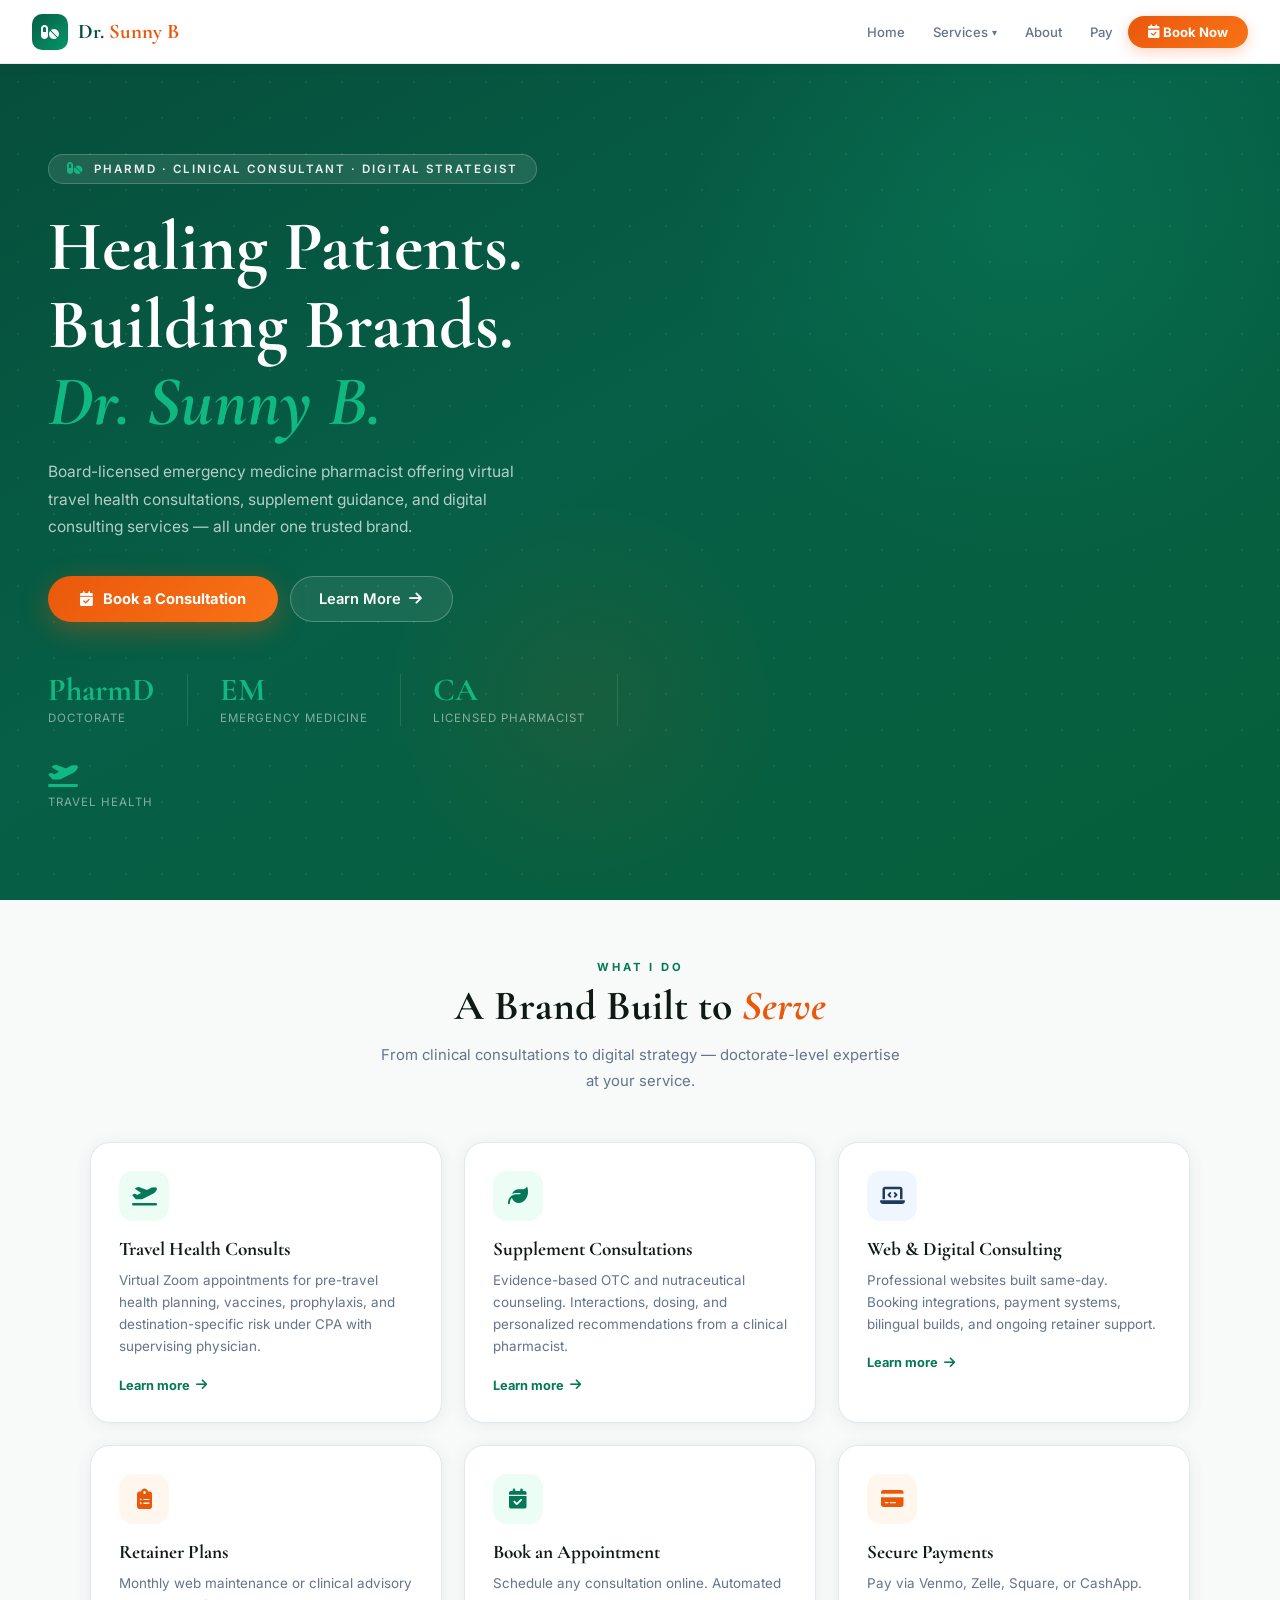
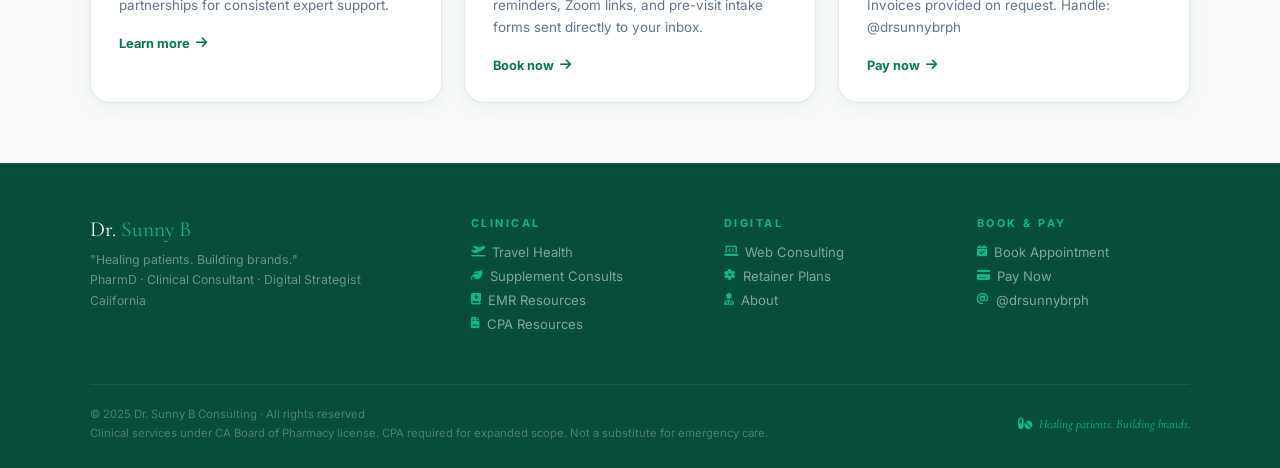
<file: drsunnyb.html>
<!DOCTYPE html>
<html lang="en">
<head>
<meta charset="UTF-8"/>
<meta name="viewport" content="width=device-width, initial-scale=1.0"/>
<title>Dr. Sunny B | Clinical Consulting & Digital Health</title>
<link href="https://fonts.googleapis.com/css2?family=Cormorant+Garamond:ital,wght@0,400;0,600;0,700;1,400;1,600&family=Inter:wght@300;400;500;600;700&display=swap" rel="stylesheet"/>
<link href="https://cdnjs.cloudflare.com/ajax/libs/font-awesome/6.5.0/css/all.min.css" rel="stylesheet"/>
<style>
:root{
  --forest:#064E3B;--emerald:#065F46;--emerald2:#047857;--emerald3:#059669;--emerald4:#10B981;
  --mint:#ECFDF5;--mint2:#D1FAE5;--orange:#EA580C;--orange2:#F97316;--orange3:#FED7AA;--orange4:#FFF7ED;
  --slate:#0F2942;--slate2:#1E3A5F;--slate3:#EFF6FF;
  --gray:#64748B;--gray2:#94A3B8;--gray3:#F8FAFC;--gray4:#E2E8F0;
  --white:#FFFFFF;--cream:#F8FAF9;--text:#0F1A14;
  --radius:16px;--shadow:0 2px 16px rgba(6,78,59,.08);--shadow2:0 8px 40px rgba(6,78,59,.14);
}
*{margin:0;padding:0;box-sizing:border-box;}
html{scroll-behavior:smooth;}
body{font-family:'Inter',sans-serif;background:var(--cream);color:var(--text);overflow-x:hidden;}

/* FA icon sizing */
.card-icon i{font-size:1.25rem;}
.di-icon i{font-size:1rem;}
.hero-stat-num i{font-size:1.5rem;}
.price-icon i{font-size:1.6rem;color:var(--emerald2);}
.pay-logo i{font-size:2rem;}
.nav-brand-icon i{font-size:1rem;color:white;}
.step-num i{font-size:.9rem;}
.emr-star i{font-size:.8rem;color:var(--emerald2);}

/* ─── NAVBAR ─── */
.navbar{position:fixed;top:0;left:0;right:0;z-index:1000;background:rgba(255,255,255,.97);backdrop-filter:blur(16px);border-bottom:1px solid rgba(6,78,59,.1);padding:0 32px;height:64px;display:flex;align-items:center;justify-content:space-between;box-shadow:0 1px 12px rgba(6,78,59,.06);}
.nav-brand{display:flex;align-items:center;gap:10px;cursor:pointer;text-decoration:none;}
.nav-brand-icon{width:36px;height:36px;background:linear-gradient(135deg,var(--emerald),var(--emerald3));border-radius:10px;display:flex;align-items:center;justify-content:center;}
.nav-brand-text{font-family:'Cormorant Garamond',serif;font-size:1.3rem;font-weight:700;color:var(--forest);}
.nav-brand-text span{color:var(--orange);}
.nav-menu{display:flex;align-items:center;gap:2px;list-style:none;}
.nav-item{position:relative;}
.nav-link{background:none;border:none;color:var(--gray);font-size:.82rem;font-weight:500;cursor:pointer;padding:8px 13px;border-radius:8px;transition:all .2s;font-family:'Inter',sans-serif;display:flex;align-items:center;gap:4px;white-space:nowrap;}
.nav-link:hover,.nav-link.active{background:var(--mint);color:var(--emerald);}
.chevron{font-size:.62rem;transition:transform .2s;}
.nav-item.open .chevron{transform:rotate(180deg);}
.dropdown{position:absolute;top:calc(100% + 8px);left:50%;transform:translateX(-50%);background:var(--white);border:1px solid var(--gray4);border-radius:16px;padding:8px;min-width:230px;opacity:0;pointer-events:none;transition:all .2s;box-shadow:var(--shadow2);}
.nav-item.open .dropdown{opacity:1;pointer-events:all;}
.dropdown-item{display:flex;align-items:center;gap:10px;padding:10px 12px;border-radius:10px;cursor:pointer;color:var(--gray);font-size:.82rem;font-weight:500;transition:all .2s;border:none;background:none;width:100%;text-align:left;font-family:'Inter',sans-serif;}
.dropdown-item:hover{background:var(--mint);color:var(--emerald);}
.di-icon{width:34px;height:34px;border-radius:9px;display:flex;align-items:center;justify-content:center;flex-shrink:0;}
.nav-cta{background:linear-gradient(135deg,var(--orange),var(--orange2))!important;color:white!important;font-weight:700!important;border-radius:50px!important;padding:8px 20px!important;box-shadow:0 4px 14px rgba(234,88,12,.25);}
.nav-cta:hover{opacity:.9!important;transform:translateY(-1px);}
.hamburger{display:none;background:none;border:none;color:var(--forest);font-size:1.4rem;cursor:pointer;}

/* ─── PAGES ─── */
.page{display:none;min-height:100vh;padding-top:64px;}
.page.active{display:block;}

/* ─── HERO ─── */
.hero{min-height:calc(100vh - 64px);background:linear-gradient(150deg,var(--forest) 0%,var(--emerald) 45%,#065F3A 100%);position:relative;overflow:hidden;display:flex;align-items:center;padding:60px 48px;}
.hero-dots{position:absolute;inset:0;background-image:radial-gradient(rgba(255,255,255,.06) 1px,transparent 1px);background-size:36px 36px;}
.hero-glow{position:absolute;width:700px;height:700px;border-radius:50%;background:radial-gradient(circle,rgba(16,185,129,.15),transparent 70%);top:-200px;right:-100px;pointer-events:none;}
.hero-glow2{position:absolute;width:400px;height:400px;border-radius:50%;background:radial-gradient(circle,rgba(234,88,12,.08),transparent 70%);bottom:0;left:30%;pointer-events:none;}
.hero-content{position:relative;z-index:2;max-width:680px;}
.hero-eyebrow{display:inline-flex;align-items:center;gap:10px;background:rgba(255,255,255,.1);border:1px solid rgba(255,255,255,.2);color:rgba(255,255,255,.9);font-size:.72rem;font-weight:600;letter-spacing:2px;text-transform:uppercase;padding:7px 18px;border-radius:50px;margin-bottom:24px;}
.hero-eyebrow i{font-size:.85rem;color:var(--emerald4);}
.hero h1{font-family:'Cormorant Garamond',serif;font-size:clamp(2.8rem,5.5vw,4.8rem);color:var(--white);line-height:1.1;font-weight:700;margin-bottom:18px;}
.hero h1 em{color:var(--emerald4);font-style:italic;display:block;}
.hero-desc{color:rgba(255,255,255,.7);font-size:.97rem;line-height:1.75;max-width:500px;margin-bottom:36px;}
.hero-btns{display:flex;gap:12px;flex-wrap:wrap;}
.btn-orange{background:linear-gradient(135deg,var(--orange),var(--orange2));color:white;border:none;border-radius:50px;padding:14px 32px;font-size:.92rem;font-weight:700;cursor:pointer;display:inline-flex;align-items:center;gap:8px;transition:all .2s;box-shadow:0 8px 28px rgba(234,88,12,.35);font-family:'Inter',sans-serif;}
.btn-orange:hover{transform:translateY(-2px);box-shadow:0 12px 36px rgba(234,88,12,.45);}
.btn-orange i,.btn-ghost-white i,.btn-cta i,.btn-green i,.btn-slate i,.btn-submit i{margin-right:2px;}
.btn-ghost-white{background:rgba(255,255,255,.08);color:white;border:1.5px solid rgba(255,255,255,.25);border-radius:50px;padding:13px 28px;font-size:.92rem;font-weight:600;cursor:pointer;transition:all .2s;font-family:'Inter',sans-serif;display:inline-flex;align-items:center;gap:8px;}
.btn-ghost-white:hover{background:rgba(255,255,255,.16);border-color:rgba(255,255,255,.5);}
.hero-stats{display:flex;gap:32px;margin-top:52px;flex-wrap:wrap;}
.hero-stat-num{font-family:'Cormorant Garamond',serif;font-size:2rem;color:var(--emerald4);font-weight:700;display:block;line-height:1;}
.hero-stat-label{font-size:.72rem;color:rgba(255,255,255,.5);text-transform:uppercase;letter-spacing:1px;margin-top:4px;}
.hero-divider{width:1px;background:rgba(255,255,255,.12);align-self:stretch;}

/* ─── SECTION ─── */
section{padding:80px 40px;}
.container{max-width:1100px;margin:0 auto;}
.container-sm{max-width:740px;margin:0 auto;}
.eyebrow{font-size:.7rem;font-weight:700;letter-spacing:3px;text-transform:uppercase;color:var(--emerald2);margin-bottom:8px;display:block;}
.section-title{font-family:'Cormorant Garamond',serif;font-size:clamp(1.8rem,3.5vw,2.6rem);font-weight:700;color:var(--text);line-height:1.2;margin-bottom:10px;}
.section-title em{color:var(--orange);font-style:italic;}
.section-sub{color:var(--gray);font-size:.93rem;line-height:1.75;max-width:520px;}
.center{text-align:center;}
.center .section-sub{margin:0 auto 48px;}
.center .eyebrow{text-align:center;}

/* ─── CARDS ─── */
.cards-grid{display:grid;grid-template-columns:repeat(auto-fit,minmax(300px,1fr));gap:22px;margin-top:48px;}
.card{background:var(--white);border-radius:20px;padding:28px;box-shadow:var(--shadow);border:1.5px solid var(--gray4);transition:all .3s;cursor:pointer;}
.card:hover{transform:translateY(-5px);box-shadow:var(--shadow2);border-color:var(--mint2);}
.card-icon{width:50px;height:50px;border-radius:14px;display:flex;align-items:center;justify-content:center;margin-bottom:16px;}
.ci-green{background:var(--mint);color:var(--emerald2);}
.ci-orange{background:var(--orange4);color:var(--orange);}
.ci-slate{background:var(--slate3);color:var(--slate2);}
.card h3{font-family:'Cormorant Garamond',serif;font-size:1.2rem;font-weight:700;margin-bottom:8px;color:var(--text);}
.card p{font-size:.84rem;color:var(--gray);line-height:1.65;margin-bottom:16px;}
.card-link{font-size:.8rem;font-weight:700;color:var(--emerald2);display:inline-flex;align-items:center;gap:6px;border:none;background:none;cursor:pointer;font-family:'Inter',sans-serif;transition:color .2s;}
.card-link:hover{color:var(--orange);}

/* ─── PAGE HERO ─── */
.page-hero{background:linear-gradient(140deg,var(--forest) 0%,var(--emerald) 100%);padding:56px 48px 48px;position:relative;overflow:hidden;}
.page-hero::after{content:'';position:absolute;inset:0;background-image:radial-gradient(rgba(255,255,255,.04) 1px,transparent 1px);background-size:32px 32px;}
.page-hero-inner{position:relative;z-index:1;max-width:680px;}
.page-hero h1{font-family:'Cormorant Garamond',serif;font-size:clamp(2rem,4vw,3rem);color:white;font-weight:700;margin-bottom:10px;}
.page-hero h1 em{color:var(--emerald4);font-style:italic;}
.page-hero p{color:rgba(255,255,255,.65);font-size:.93rem;line-height:1.7;max-width:540px;}
.page-hero .eyebrow{color:var(--emerald4);display:flex;align-items:center;gap:8px;}
.page-hero .eyebrow i{font-size:.8rem;}
.disclaimer{background:rgba(255,255,255,.07);border:1px solid rgba(255,255,255,.12);border-left:3px solid var(--orange2);border-radius:10px;padding:12px 16px;margin-top:20px;font-size:.75rem;color:rgba(255,255,255,.6);line-height:1.6;display:flex;gap:10px;position:relative;z-index:1;}
.disclaimer i{color:var(--orange2);flex-shrink:0;margin-top:2px;}

/* ─── PRICING ─── */
.pricing-grid{display:grid;grid-template-columns:repeat(auto-fit,minmax(250px,1fr));gap:20px;margin-top:40px;}
.price-card{background:var(--white);border-radius:22px;padding:28px 24px;border:1.5px solid var(--gray4);box-shadow:var(--shadow);transition:all .3s;position:relative;}
.price-card:hover{transform:translateY(-4px);box-shadow:var(--shadow2);}
.price-card.featured{border-color:var(--emerald3);background:linear-gradient(160deg,var(--mint) 0%,var(--white) 60%);}
.featured-badge{position:absolute;top:-13px;left:50%;transform:translateX(-50%);background:linear-gradient(135deg,var(--orange),var(--orange2));color:white;font-size:.68rem;font-weight:800;letter-spacing:1.5px;text-transform:uppercase;padding:4px 14px;border-radius:50px;white-space:nowrap;box-shadow:0 4px 12px rgba(234,88,12,.3);}
.price-icon{font-size:1.6rem;margin-bottom:14px;display:block;color:var(--emerald2);}
.price-card h3{font-family:'Cormorant Garamond',serif;font-size:1.15rem;font-weight:700;color:var(--text);margin-bottom:6px;}
.price-amount{font-family:'Cormorant Garamond',serif;font-size:2.4rem;font-weight:700;color:var(--emerald);line-height:1;}
.price-amount span{font-size:.9rem;color:var(--gray);font-family:'Inter',sans-serif;font-weight:400;}
.price-desc{font-size:.8rem;color:var(--gray);line-height:1.6;margin:10px 0 16px;}
.price-features{list-style:none;margin-bottom:20px;}
.price-features li{font-size:.8rem;color:var(--gray);padding:6px 0;display:flex;align-items:flex-start;gap:8px;border-bottom:1px solid var(--gray4);}
.price-features li:last-child{border-bottom:none;}
.price-features li i{color:var(--emerald3);font-size:.75rem;margin-top:3px;flex-shrink:0;}
.btn-cta{background:linear-gradient(135deg,var(--orange),var(--orange2));color:white;border:none;border-radius:50px;padding:12px 24px;font-size:.85rem;font-weight:700;cursor:pointer;width:100%;transition:all .2s;font-family:'Inter',sans-serif;box-shadow:0 4px 14px rgba(234,88,12,.2);display:flex;align-items:center;justify-content:center;gap:8px;}
.btn-cta:hover{transform:translateY(-1px);box-shadow:0 8px 20px rgba(234,88,12,.3);}
.btn-green{background:linear-gradient(135deg,var(--emerald),var(--emerald3));color:white;border:none;border-radius:50px;padding:12px 24px;font-size:.85rem;font-weight:700;cursor:pointer;width:100%;transition:all .2s;font-family:'Inter',sans-serif;display:flex;align-items:center;justify-content:center;gap:8px;}
.btn-green:hover{transform:translateY(-1px);opacity:.9;}
.btn-slate{background:linear-gradient(135deg,var(--slate),var(--slate2));color:white;border:none;border-radius:50px;padding:12px 24px;font-size:.85rem;font-weight:700;cursor:pointer;width:100%;transition:all .2s;font-family:'Inter',sans-serif;display:flex;align-items:center;justify-content:center;gap:8px;}
.btn-slate:hover{transform:translateY(-1px);opacity:.9;}

/* ─── STEPS ─── */
.steps-grid{display:grid;grid-template-columns:repeat(auto-fit,minmax(180px,1fr));gap:16px;margin-top:36px;}
.step-card{background:var(--white);border-radius:18px;padding:24px 20px;text-align:center;border:1.5px solid var(--gray4);box-shadow:var(--shadow);transition:border-color .2s;}
.step-card:hover{border-color:var(--mint2);}
.step-num{width:40px;height:40px;border-radius:50%;background:linear-gradient(135deg,var(--emerald),var(--emerald3));color:white;font-weight:800;font-size:.92rem;display:flex;align-items:center;justify-content:center;margin:0 auto 14px;box-shadow:0 4px 12px rgba(5,150,105,.25);}
.step-card h4{font-family:'Cormorant Garamond',serif;font-size:1.05rem;font-weight:700;color:var(--text);margin-bottom:6px;}
.step-card p{font-size:.78rem;color:var(--gray);line-height:1.5;}

/* ─── FORM ─── */
.form-section{background:linear-gradient(160deg,var(--mint) 0%,var(--cream) 100%);padding:64px 40px;}
.form-card{background:var(--white);border-radius:24px;padding:40px;box-shadow:var(--shadow2);max-width:720px;margin:0 auto;border:1.5px solid var(--mint2);}
.form-title{font-family:'Cormorant Garamond',serif;font-size:1.6rem;font-weight:700;color:var(--text);margin-bottom:6px;display:flex;align-items:center;gap:10px;}
.form-title i{color:var(--emerald3);font-size:1.3rem;}
.form-subtitle{font-size:.84rem;color:var(--gray);margin-bottom:28px;line-height:1.6;}
.form-grid{display:grid;grid-template-columns:1fr 1fr;gap:16px;}
.form-group{display:flex;flex-direction:column;gap:5px;}
.form-group.full{grid-column:1/-1;}
.form-group label{font-size:.72rem;font-weight:700;color:var(--text);letter-spacing:.5px;text-transform:uppercase;}
.form-group input,.form-group select,.form-group textarea{border:1.5px solid var(--gray4);border-radius:10px;padding:10px 14px;font-family:'Inter',sans-serif;font-size:.87rem;color:var(--text);outline:none;transition:border .2s;background:var(--cream);}
.form-group input:focus,.form-group select:focus,.form-group textarea:focus{border-color:var(--emerald3);background:white;box-shadow:0 0 0 3px rgba(5,150,105,.08);}
.form-group textarea{resize:vertical;min-height:80px;}
.checkbox-group{display:flex;flex-wrap:wrap;gap:10px;margin-top:4px;}
.checkbox-item{display:flex;align-items:center;gap:6px;font-size:.81rem;color:var(--gray);cursor:pointer;}
.checkbox-item input{accent-color:var(--emerald3);width:14px;height:14px;}
.btn-submit{background:linear-gradient(135deg,var(--orange),var(--orange2));color:white;border:none;border-radius:50px;padding:14px 38px;font-size:.92rem;font-weight:700;cursor:pointer;font-family:'Inter',sans-serif;transition:all .2s;box-shadow:0 6px 20px rgba(234,88,12,.25);display:inline-flex;align-items:center;gap:10px;}
.btn-submit:hover{transform:translateY(-2px);box-shadow:0 10px 28px rgba(234,88,12,.35);}
.form-note{font-size:.73rem;color:var(--gray2);margin-top:12px;line-height:1.6;display:flex;align-items:center;gap:6px;}
.form-note i{color:var(--emerald3);flex-shrink:0;}

/* ─── HIGHLIGHT BOX ─── */
.highlight-box{background:var(--mint);border:1.5px solid var(--mint2);border-left:4px solid var(--emerald3);border-radius:14px;padding:20px 24px;margin:24px 0;}
.highlight-box p{font-size:.86rem;color:var(--emerald);line-height:1.65;display:flex;gap:10px;align-items:flex-start;}
.highlight-box p i{color:var(--emerald2);flex-shrink:0;margin-top:2px;}
.highlight-box strong{color:var(--forest);}

/* ─── EMR ─── */
.emr-grid{display:grid;grid-template-columns:repeat(auto-fit,minmax(230px,1fr));gap:18px;margin-top:32px;}
.emr-card{background:var(--white);border-radius:16px;padding:22px;border:1.5px solid var(--gray4);box-shadow:var(--shadow);}
.emr-card.top{border-color:var(--emerald3);background:var(--mint);}
.emr-rec{font-size:.68rem;font-weight:800;letter-spacing:1.5px;text-transform:uppercase;color:var(--emerald2);margin-bottom:6px;display:flex;align-items:center;gap:6px;}
.emr-name{font-family:'Cormorant Garamond',serif;font-size:1.15rem;font-weight:700;color:var(--text);margin-bottom:4px;}
.emr-price{font-size:.8rem;font-weight:700;color:var(--orange);margin-bottom:8px;}
.emr-features{list-style:none;}
.emr-features li{font-size:.77rem;color:var(--gray);padding:3px 0;display:flex;gap:8px;align-items:flex-start;}
.emr-features li i{color:var(--emerald3);font-size:.7rem;margin-top:3px;flex-shrink:0;}

/* ─── PAY ─── */
.pay-grid{display:grid;grid-template-columns:repeat(auto-fit,minmax(210px,1fr));gap:20px;margin-top:36px;}
.pay-card{background:var(--white);border-radius:22px;padding:28px 24px;text-align:center;border:1.5px solid var(--gray4);box-shadow:var(--shadow);transition:all .25s;}
.pay-card:hover{transform:translateY(-4px);box-shadow:var(--shadow2);border-color:var(--mint2);}
.pay-logo{font-size:2rem;margin-bottom:12px;display:block;}
.pay-card h3{font-weight:700;font-size:1rem;color:var(--text);margin-bottom:4px;}
.pay-handle{font-size:.88rem;font-weight:700;color:var(--emerald2);margin-bottom:12px;display:block;}
.pay-card p{font-size:.76rem;color:var(--gray);margin-bottom:16px;line-height:1.5;}
.pay-btn{display:flex;align-items:center;justify-content:center;gap:8px;text-align:center;border-radius:50px;padding:11px 20px;font-size:.83rem;font-weight:700;text-decoration:none;color:white;transition:all .2s;border:none;cursor:pointer;font-family:'Inter',sans-serif;width:100%;}
.pay-btn:hover{opacity:.9;transform:translateY(-1px);}
.pay-btn i{font-size:.85rem;}

/* ─── ABOUT ─── */
.about-wrap{display:grid;grid-template-columns:1fr 1fr;min-height:580px;max-width:1100px;margin:0 auto;border-radius:28px;overflow:hidden;box-shadow:var(--shadow2);}
.about-photo-panel{position:relative;min-height:520px;overflow:hidden;}
.about-photo-panel img{width:100%;height:100%;object-fit:cover;object-position:center 55%;display:block;}
.about-photo-overlay{position:absolute;inset:0;background:linear-gradient(to right,transparent 60%,rgba(248,250,249,.15) 100%);}
.about-photo-tag{position:absolute;bottom:24px;left:24px;background:rgba(6,78,59,.85);backdrop-filter:blur(8px);color:white;font-size:.72rem;font-weight:600;padding:8px 16px;border-radius:50px;display:flex;align-items:center;gap:8px;letter-spacing:.5px;}
.about-photo-tag i{color:var(--emerald4);}
.about-text-panel{background:var(--white);padding:52px 44px;display:flex;flex-direction:column;justify-content:center;}
.cred-badges{display:flex;flex-wrap:wrap;gap:6px;margin-bottom:28px;}
.badge{display:inline-block;font-size:.68rem;font-weight:700;letter-spacing:.5px;padding:4px 12px;border-radius:50px;}
.b-green{background:var(--mint);color:var(--emerald);}
.b-orange{background:var(--orange4);color:var(--orange);}
.b-slate{background:var(--slate3);color:var(--slate2);}
.about-text-panel .section-title em{color:var(--emerald2);}
.about-text-panel p{font-size:.91rem;color:var(--gray);line-height:1.8;margin-bottom:14px;}
.about-stats{display:grid;grid-template-columns:repeat(3,1fr);gap:12px;margin-top:24px;}
.astat{background:var(--mint);border-radius:14px;padding:14px;text-align:center;border:1px solid var(--mint2);}
.astat-num{font-family:'Cormorant Garamond',serif;font-size:1.5rem;font-weight:700;color:var(--emerald);display:block;}
.astat-label{font-size:.66rem;color:var(--gray);text-transform:uppercase;letter-spacing:1px;margin-top:2px;}

/* ─── SCHEDULE BOX ─── */
.schedule-box{background:linear-gradient(135deg,var(--forest),var(--emerald));border-radius:28px;padding:52px 44px;text-align:center;position:relative;overflow:hidden;}
.schedule-box::before{content:'';position:absolute;inset:0;background-image:radial-gradient(rgba(255,255,255,.05) 1px,transparent 1px);background-size:28px 28px;}
.schedule-box h2{font-family:'Cormorant Garamond',serif;font-size:2.2rem;color:white;margin-bottom:10px;position:relative;}
.schedule-box h2 em{color:var(--emerald4);font-style:italic;}
.schedule-box p{color:rgba(255,255,255,.6);font-size:.92rem;margin-bottom:28px;position:relative;}
.schedule-btns{display:flex;gap:14px;justify-content:center;flex-wrap:wrap;position:relative;}

/* ─── FOOTER ─── */
footer{background:var(--forest);padding:52px 40px 24px;border-top:1px solid rgba(255,255,255,.06);}
.footer-inner{max-width:1100px;margin:0 auto;}
.footer-grid{display:grid;grid-template-columns:1.6fr 1fr 1fr 1fr;gap:40px;margin-bottom:44px;}
.footer-brand{font-family:'Cormorant Garamond',serif;font-size:1.35rem;color:white;margin-bottom:8px;}
.footer-brand span{color:var(--emerald4);}
.footer-tagline{font-size:.77rem;color:rgba(255,255,255,.4);line-height:1.65;}
.footer-col h4{font-size:.68rem;font-weight:700;letter-spacing:2.5px;text-transform:uppercase;color:var(--emerald4);margin-bottom:14px;}
.footer-col ul{list-style:none;}
.footer-col ul li{margin-bottom:8px;}
.footer-col ul li button{background:none;border:none;color:rgba(255,255,255,.5);font-size:.82rem;cursor:pointer;font-family:'Inter',sans-serif;transition:color .2s;padding:0;text-align:left;display:flex;align-items:center;gap:7px;}
.footer-col ul li button i{font-size:.72rem;color:var(--emerald4);}
.footer-col ul li button:hover{color:var(--emerald4);}
.footer-bottom{border-top:1px solid rgba(255,255,255,.07);padding-top:20px;display:flex;justify-content:space-between;align-items:center;flex-wrap:wrap;gap:12px;}
.footer-legal{font-size:.71rem;color:rgba(255,255,255,.28);line-height:1.7;}
.footer-love{font-size:.78rem;color:var(--emerald4);font-family:'Cormorant Garamond',serif;font-style:italic;display:flex;align-items:center;gap:7px;}
.footer-love i{font-size:.8rem;}
.tag-row{display:flex;gap:8px;flex-wrap:wrap;margin-top:10px;}

@media(max-width:768px){
  .navbar{padding:0 16px;}
  .nav-menu{display:none;}
  .nav-menu.mobile-open{display:flex;flex-direction:column;position:fixed;top:64px;left:0;right:0;background:white;padding:16px;gap:4px;border-bottom:1px solid var(--gray4);box-shadow:var(--shadow2);}
  .nav-menu.mobile-open .dropdown{position:static;transform:none;opacity:1;pointer-events:all;box-shadow:none;background:var(--mint);margin-top:4px;}
  .hamburger{display:block;}
  .hero{padding:40px 20px;}
  section{padding:56px 20px;}
  .form-section{padding:44px 20px;}
  .form-card{padding:24px 18px;}
  .form-grid{grid-template-columns:1fr;}
  .form-group.full{grid-column:1;}
  .about-wrap{grid-template-columns:1fr;gap:28px;}
  .footer-grid{grid-template-columns:1fr 1fr;gap:22px;}
  .page-hero{padding:36px 20px 32px;}
  .schedule-box{padding:36px 20px;}
  .hero-stats{gap:20px;}
}
</style>
</head>
<body>

<!-- ══════ NAVBAR ══════ -->
<nav class="navbar">
  <a class="nav-brand" onclick="showPage('home')">
    <div class="nav-brand-icon"><i class="fa-solid fa-pills"></i></div>
    <div class="nav-brand-text">Dr. <span>Sunny B</span></div>
  </a>
  <ul class="nav-menu" id="navMenu">
    <li class="nav-item"><button class="nav-link" onclick="showPage('home')">Home</button></li>
    <li class="nav-item" id="ddServices">
      <button class="nav-link" onclick="toggleDropdown('ddServices')">Services <span class="chevron">▾</span></button>
      <div class="dropdown">
        <button class="dropdown-item" onclick="showPage('travel');closeDropdowns()"><div class="di-icon" style="background:var(--mint);color:var(--emerald2);"><i class="fa-solid fa-plane-departure"></i></div><div><strong style="color:var(--text);display:block;font-size:.83rem;">Travel Health</strong><small style="color:var(--gray2);">Virtual consults</small></div></button>
        <button class="dropdown-item" onclick="showPage('supplements');closeDropdowns()"><div class="di-icon" style="background:var(--mint);color:var(--emerald2);"><i class="fa-solid fa-leaf"></i></div><div><strong style="color:var(--text);display:block;font-size:.83rem;">Supplement Consults</strong><small style="color:var(--gray2);">OTC & nutraceuticals</small></div></button>
        <button class="dropdown-item" onclick="showPage('webconsulting');closeDropdowns()"><div class="di-icon" style="background:var(--slate3);color:var(--slate2);"><i class="fa-solid fa-laptop-code"></i></div><div><strong style="color:var(--text);display:block;font-size:.83rem;">Web Consulting</strong><small style="color:var(--gray2);">Sites & strategy</small></div></button>
        <button class="dropdown-item" onclick="showPage('retainer');closeDropdowns()"><div class="di-icon" style="background:var(--orange4);color:var(--orange);"><i class="fa-solid fa-clipboard-list"></i></div><div><strong style="color:var(--text);display:block;font-size:.83rem;">Retainer Plans</strong><small style="color:var(--gray2);">Monthly support</small></div></button>
      </div>
    </li>
    <li class="nav-item"><button class="nav-link" onclick="showPage('about')">About</button></li>
    <li class="nav-item"><button class="nav-link" onclick="showPage('pay')">Pay</button></li>
    <li class="nav-item"><button class="nav-link nav-cta" onclick="showPage('book')"><i class="fa-solid fa-calendar-check"></i> Book Now</button></li>
  </ul>
  <button class="hamburger" onclick="toggleMobileMenu()" id="hamburger">☰</button>
</nav>

<!-- ══════ HOME ══════ -->
<div class="page active" id="page-home">
  <div class="hero">
    <div class="hero-dots"></div><div class="hero-glow"></div><div class="hero-glow2"></div>
    <div class="hero-content">
      <div class="hero-eyebrow"><i class="fa-solid fa-pills"></i> PharmD · Clinical Consultant · Digital Strategist</div>
      <h1>Healing Patients.<br/>Building Brands.<br/><em>Dr. Sunny B.</em></h1>
      <p class="hero-desc">Board-licensed emergency medicine pharmacist offering virtual travel health consultations, supplement guidance, and digital consulting services — all under one trusted brand.</p>
      <div class="hero-btns">
        <button class="btn-orange" onclick="showPage('book')"><i class="fa-solid fa-calendar-check"></i> Book a Consultation</button>
        <button class="btn-ghost-white" onclick="showPage('about')">Learn More <i class="fa-solid fa-arrow-right"></i></button>
      </div>
      <div class="hero-stats">
        <div class="hero-stat"><span class="hero-stat-num">PharmD</span><span class="hero-stat-label">Doctorate</span></div>
        <div class="hero-divider"></div>
        <div class="hero-stat"><span class="hero-stat-num">EM</span><span class="hero-stat-label">Emergency Medicine</span></div>
        <div class="hero-divider"></div>
        <div class="hero-stat"><span class="hero-stat-num">CA</span><span class="hero-stat-label">Licensed Pharmacist</span></div>
        <div class="hero-divider"></div>
        <div class="hero-stat"><span class="hero-stat-num"><i class="fa-solid fa-plane-departure"></i></span><span class="hero-stat-label">Travel Health</span></div>
      </div>
    </div>
  </div>
  <section style="padding:60px 40px;">
    <div class="container">
      <div class="center">
        <span class="eyebrow">What I Do</span>
        <h2 class="section-title">A Brand Built to <em>Serve</em></h2>
        <p class="section-sub">From clinical consultations to digital strategy — doctorate-level expertise at your service.</p>
      </div>
      <div class="cards-grid">
        <div class="card" onclick="showPage('travel')"><div class="card-icon ci-green"><i class="fa-solid fa-plane-departure"></i></div><h3>Travel Health Consults</h3><p>Virtual Zoom appointments for pre-travel health planning, vaccines, prophylaxis, and destination-specific risk under CPA with supervising physician.</p><button class="card-link">Learn more <i class="fa-solid fa-arrow-right"></i></button></div>
        <div class="card" onclick="showPage('supplements')"><div class="card-icon ci-green"><i class="fa-solid fa-leaf"></i></div><h3>Supplement Consultations</h3><p>Evidence-based OTC and nutraceutical counseling. Interactions, dosing, and personalized recommendations from a clinical pharmacist.</p><button class="card-link">Learn more <i class="fa-solid fa-arrow-right"></i></button></div>
        <div class="card" onclick="showPage('webconsulting')"><div class="card-icon ci-slate"><i class="fa-solid fa-laptop-code"></i></div><h3>Web & Digital Consulting</h3><p>Professional websites built same-day. Booking integrations, payment systems, bilingual builds, and ongoing retainer support.</p><button class="card-link">Learn more <i class="fa-solid fa-arrow-right"></i></button></div>
        <div class="card" onclick="showPage('retainer')"><div class="card-icon ci-orange"><i class="fa-solid fa-clipboard-list"></i></div><h3>Retainer Plans</h3><p>Monthly web maintenance or clinical advisory partnerships for consistent expert support.</p><button class="card-link">Learn more <i class="fa-solid fa-arrow-right"></i></button></div>
        <div class="card" onclick="showPage('book')"><div class="card-icon ci-green"><i class="fa-solid fa-calendar-check"></i></div><h3>Book an Appointment</h3><p>Schedule any consultation online. Automated reminders, Zoom links, and pre-visit intake forms sent directly to your inbox.</p><button class="card-link">Book now <i class="fa-solid fa-arrow-right"></i></button></div>
        <div class="card" onclick="showPage('pay')"><div class="card-icon ci-orange"><i class="fa-solid fa-credit-card"></i></div><h3>Secure Payments</h3><p>Pay via Venmo, Zelle, Square, or CashApp. Invoices provided on request. Handle: @drsunnybrph</p><button class="card-link">Pay now <i class="fa-solid fa-arrow-right"></i></button></div>
      </div>
    </div>
  </section>
</div>

<!-- ══════ TRAVEL HEALTH ══════ -->
<div class="page" id="page-travel">
  <div class="page-hero">
    <div class="page-hero-inner">
      <span class="eyebrow"><i class="fa-solid fa-plane-departure"></i> Clinical Service</span>
      <h1>Travel Health <em>Consultations</em></h1>
      <p>Virtual, one-on-one travel health appointments with a licensed PharmD. Destination risk assessment, vaccine counseling, and prophylaxis guidance — from your home.</p>
      <div class="disclaimer"><i class="fa-solid fa-triangle-exclamation"></i> Services provided under a Collaborative Practice Agreement (CPA) with a supervising physician. Not a substitute for emergency care. Prescriptions coordinated through collaborating physician.</div>
    </div>
  </div>
  <section>
    <div class="container">
      <span class="eyebrow">How It Works</span>
      <h2 class="section-title">From Booking to <em>Bon Voyage</em></h2>
      <div class="steps-grid">
        <div class="step-card"><div class="step-num">1</div><h4>Book Online</h4><p>Schedule via Cal.com. 30 or 60-min slots available.</p></div>
        <div class="step-card"><div class="step-num">2</div><h4>Intake Form</h4><p>Fill out travel health intake below. Reviewed before your visit.</p></div>
        <div class="step-card"><div class="step-num">3</div><h4>Zoom Consult</h4><p>Meet virtually with Dr. Sunny B for personalized guidance.</p></div>
        <div class="step-card"><div class="step-num">4</div><h4>Travel Ready</h4><p>Receive summary with recommendations and prescriptions if needed.</p></div>
      </div>
      <div style="margin-top:56px;">
        <span class="eyebrow">Pricing</span>
        <h2 class="section-title">Transparent <em>Rates</em></h2>
        <div class="pricing-grid">
          <div class="price-card"><div class="price-icon"><i class="fa-solid fa-earth-americas"></i></div><h3>Standard Consult</h3><div class="price-amount">$75<span>/30 min</span></div><p class="price-desc">Single destination pre-travel consult.</p><ul class="price-features"><li><i class="fa-solid fa-check"></i>Destination risk assessment</li><li><i class="fa-solid fa-check"></i>Vaccine recommendations</li><li><i class="fa-solid fa-check"></i>OTC medication guidance</li><li><i class="fa-solid fa-check"></i>Written summary</li></ul><button class="btn-green" onclick="showPage('book')"><i class="fa-solid fa-calendar-check"></i> Book Consult</button></div>
          <div class="price-card featured"><div class="featured-badge">Most Popular</div><div class="price-icon"><i class="fa-solid fa-plane-departure"></i></div><h3>Comprehensive Consult</h3><div class="price-amount">$125<span>/60 min</span></div><p class="price-desc">Multi-destination or complex travel planning.</p><ul class="price-features"><li><i class="fa-solid fa-check"></i>All Standard features</li><li><i class="fa-solid fa-check"></i>Multi-destination planning</li><li><i class="fa-solid fa-check"></i>Prescription coordination</li><li><i class="fa-solid fa-check"></i>Malaria prophylaxis review</li><li><i class="fa-solid fa-check"></i>Food & water safety briefing</li><li><i class="fa-solid fa-check"></i>Follow-up message</li></ul><button class="btn-cta" onclick="showPage('book')"><i class="fa-solid fa-calendar-check"></i> Book Consult</button></div>
          <div class="price-card"><div class="price-icon"><i class="fa-solid fa-people-group"></i></div><h3>Family Package</h3><div class="price-amount">$199<span>/family</span></div><p class="price-desc">Up to 4 family members, one 60-min session.</p><ul class="price-features"><li><i class="fa-solid fa-check"></i>All Comprehensive features</li><li><i class="fa-solid fa-check"></i>Up to 4 family members</li><li><i class="fa-solid fa-check"></i>Pediatric considerations</li><li><i class="fa-solid fa-check"></i>Shared summary</li></ul><button class="btn-slate" onclick="showPage('book')"><i class="fa-solid fa-calendar-check"></i> Book Consult</button></div>
        </div>
      </div>
    </div>
  </section>
  <div class="form-section">
    <div class="container-sm">
      <div class="form-card" style="text-align:center;padding:48px 40px;">
        <div style="width:64px;height:64px;background:var(--mint);border-radius:18px;display:flex;align-items:center;justify-content:center;margin:0 auto 20px;">
          <i class="fa-solid fa-file-medical" style="font-size:1.8rem;color:var(--emerald2);"></i>
        </div>
        <div class="form-title" style="justify-content:center;margin-bottom:10px;"><i class="fa-solid fa-plane-departure"></i> Travel Health Intake Form</div>
        <p style="color:var(--gray);font-size:.9rem;line-height:1.7;max-width:480px;margin:0 auto 28px;">To protect your health information, intake forms are completed securely through our HIPAA-compliant patient portal. Click below to open the form in a new tab.</p>
        <a href="https://www.charmhealth.com" target="_blank" class="btn-cta" style="display:inline-flex;width:auto;padding:14px 36px;text-decoration:none;">
          <i class="fa-solid fa-lock"></i> Complete Intake Form (HIPAA Secure)
        </a>
        <p style="font-size:.74rem;color:var(--gray2);margin-top:16px;display:flex;align-items:center;justify-content:center;gap:6px;">
          <i class="fa-solid fa-shield-halved" style="color:var(--emerald3);"></i>
          Powered by Charm EHR · HIPAA-compliant · Your data is never stored on this site
        </p>
      </div>
    </div>
  </div>
</div>

<!-- ══════ SUPPLEMENTS ══════ -->
<div class="page" id="page-supplements">
  <div class="page-hero">
    <div class="page-hero-inner">
      <span class="eyebrow"><i class="fa-solid fa-leaf"></i> Clinical Service</span>
      <h1>Supplement <em>Consultations</em></h1>
      <p>Evidence-based OTC and nutraceutical guidance. Understand what's worth it, what's not, and what could interact with your medications.</p>
      <div class="disclaimer"><i class="fa-solid fa-triangle-exclamation"></i> Supplement counseling is within standard CA pharmacist scope of practice. Not a medical diagnosis. For prescription medications, CPA with a supervising physician is required.</div>
    </div>
  </div>
  <section>
    <div class="container">
      <div class="highlight-box"><p><i class="fa-solid fa-circle-check"></i><span><strong>Within CA Pharmacist Scope (No CPA needed):</strong> OTC drug counseling, nutraceutical/supplement guidance, drug-supplement interaction screening, and medication therapy management are all within the standard scope of a licensed California pharmacist.</span></p></div>
      <div style="margin-top:44px;">
        <span class="eyebrow">Pricing</span>
        <h2 class="section-title">Choose Your <em>Session</em></h2>
        <div class="pricing-grid">
          <div class="price-card"><div class="price-icon"><i class="fa-solid fa-pills"></i></div><h3>Quick Supplement Review</h3><div class="price-amount">$45<span>/20 min</span></div><p class="price-desc">Focused review of 1–3 supplements.</p><ul class="price-features"><li><i class="fa-solid fa-check"></i>Interaction screening</li><li><i class="fa-solid fa-check"></i>Dosing verification</li><li><i class="fa-solid fa-check"></i>Quality brand guidance</li><li><i class="fa-solid fa-check"></i>Written summary</li></ul><button class="btn-green" onclick="showPage('book')"><i class="fa-solid fa-calendar-check"></i> Book Session</button></div>
          <div class="price-card featured"><div class="featured-badge">Best Value</div><div class="price-icon"><i class="fa-solid fa-leaf"></i></div><h3>Full Supplement Audit</h3><div class="price-amount">$95<span>/45 min</span></div><p class="price-desc">Comprehensive review of your full stack.</p><ul class="price-features"><li><i class="fa-solid fa-check"></i>Complete stack analysis</li><li><i class="fa-solid fa-check"></i>Drug-supplement interactions</li><li><i class="fa-solid fa-check"></i>Redundancy identification</li><li><i class="fa-solid fa-check"></i>Evidence-based alternatives</li><li><i class="fa-solid fa-check"></i>Written action plan</li></ul><button class="btn-cta" onclick="showPage('book')"><i class="fa-solid fa-calendar-check"></i> Book Audit</button></div>
          <div class="price-card"><div class="price-icon"><i class="fa-solid fa-dumbbell"></i></div><h3>Sport & Performance Stack</h3><div class="price-amount">$85<span>/45 min</span></div><p class="price-desc">Athletic performance and recovery focus.</p><ul class="price-features"><li><i class="fa-solid fa-check"></i>Pre/intra/post workout review</li><li><i class="fa-solid fa-check"></i>Creatine, protein, adaptogens</li><li><i class="fa-solid fa-check"></i>Safety & efficacy analysis</li><li><i class="fa-solid fa-check"></i>Personalized protocol</li></ul><button class="btn-slate" onclick="showPage('book')"><i class="fa-solid fa-calendar-check"></i> Book Session</button></div>
        </div>
      </div>
    </div>
  </section>
  <div class="form-section">
    <div class="container-sm">
      <div class="form-card" style="text-align:center;padding:48px 40px;">
        <div style="width:64px;height:64px;background:var(--mint);border-radius:18px;display:flex;align-items:center;justify-content:center;margin:0 auto 20px;">
          <i class="fa-solid fa-file-medical" style="font-size:1.8rem;color:var(--emerald2);"></i>
        </div>
        <div class="form-title" style="justify-content:center;margin-bottom:10px;"><i class="fa-solid fa-leaf"></i> Supplement Consult Intake Form</div>
        <p style="color:var(--gray);font-size:.9rem;line-height:1.7;max-width:480px;margin:0 auto 28px;">To protect your health information, intake forms are completed securely through our HIPAA-compliant patient portal. Click below to open the form in a new tab.</p>
        <a href="https://www.charmhealth.com" target="_blank" class="btn-cta" style="display:inline-flex;width:auto;padding:14px 36px;text-decoration:none;">
          <i class="fa-solid fa-lock"></i> Complete Intake Form (HIPAA Secure)
        </a>
        <p style="font-size:.74rem;color:var(--gray2);margin-top:16px;display:flex;align-items:center;justify-content:center;gap:6px;">
          <i class="fa-solid fa-shield-halved" style="color:var(--emerald3);"></i>
          Powered by Charm EHR · HIPAA-compliant · Your data is never stored on this site
        </p>
      </div>
    </div>
  </div>
</div>

<!-- ══════ WEB CONSULTING ══════ -->
<div class="page" id="page-webconsulting">
  <div class="page-hero">
    <div class="page-hero-inner">
      <span class="eyebrow"><i class="fa-solid fa-laptop-code"></i> Digital Service</span>
      <h1>Web & Digital <em>Consulting</em></h1>
      <p>Professional websites built same-day. Booking integrations, payment systems, bilingual builds, and ongoing support. Let Dr. Sunny B heal your digital presence.</p>
    </div>
  </div>
  <section>
    <div class="container">
      <span class="eyebrow">Services</span>
      <h2 class="section-title">Sites That <em>Convert</em></h2>
      <div class="cards-grid">
        <div class="card"><div class="card-icon ci-green"><i class="fa-solid fa-store"></i></div><h3>Small Business Sites</h3><p>Beauty techs, food trucks, trainers, pop-ups. Full site with booking, payments, and mobile-ready design. Delivered same day.</p><div class="tag-row"><span class="badge b-orange">From $150</span><span class="badge b-green">Same-day</span></div></div>
        <div class="card"><div class="card-icon ci-slate"><i class="fa-solid fa-earth-americas"></i></div><h3>Bilingual Sites</h3><p>English/Spanish toggle built in. Reach both markets with one site — no extra platform needed.</p><div class="tag-row"><span class="badge b-orange">+$75 add-on</span><span class="badge b-slate">EN/ES toggle</span></div></div>
        <div class="card"><div class="card-icon ci-orange"><i class="fa-solid fa-cart-shopping"></i></div><h3>Cart + Payment Sites</h3><p>Add-to-cart, Square checkout, Zelle/Venmo buttons. Full payment flow for any service or product business.</p><div class="tag-row"><span class="badge b-orange">From $400</span><span class="badge b-green">Square + Venmo + Zelle</span></div></div>
      </div>
      <div style="margin-top:56px;">
        <span class="eyebrow">Pricing</span>
        <h2 class="section-title">Simple, Transparent <em>Rates</em></h2>
        <div class="pricing-grid">
          <div class="price-card"><div class="price-icon"><i class="fa-solid fa-bolt"></i></div><h3>Starter Site</h3><div class="price-amount">$150<span>one-time</span></div><p class="price-desc">1-page landing or link page.</p><ul class="price-features"><li><i class="fa-solid fa-check"></i>1 page, fully designed</li><li><i class="fa-solid fa-check"></i>Mobile responsive</li><li><i class="fa-solid fa-check"></i>Payment buttons</li><li><i class="fa-solid fa-check"></i>Social + contact links</li><li><i class="fa-solid fa-check"></i>Same-day delivery</li></ul><button class="btn-green" onclick="showPage('book')"><i class="fa-solid fa-arrow-right"></i> Get Started</button></div>
          <div class="price-card featured"><div class="featured-badge">Most Popular</div><div class="price-icon"><i class="fa-solid fa-rocket"></i></div><h3>Full Business Site</h3><div class="price-amount">$350<span>one-time</span></div><p class="price-desc">Multi-section with booking and payments.</p><ul class="price-features"><li><i class="fa-solid fa-check"></i>5–7 sections</li><li><i class="fa-solid fa-check"></i>Booksy / Cal.com integration</li><li><i class="fa-solid fa-check"></i>Square + Zelle + Venmo</li><li><i class="fa-solid fa-check"></i>Cart system optional</li><li><i class="fa-solid fa-check"></i>Mobile responsive</li><li><i class="fa-solid fa-check"></i>Netlify hosting setup</li></ul><button class="btn-cta" onclick="showPage('book')"><i class="fa-solid fa-arrow-right"></i> Get Started</button></div>
          <div class="price-card"><div class="price-icon"><i class="fa-solid fa-layer-group"></i></div><h3>Premium Site</h3><div class="price-amount">$500<span>one-time</span></div><p class="price-desc">Full-featured site with advanced integrations.</p><ul class="price-features"><li><i class="fa-solid fa-check"></i>All Full Business features</li><li><i class="fa-solid fa-check"></i>Custom intake forms</li><li><i class="fa-solid fa-check"></i>Bilingual toggle</li><li><i class="fa-solid fa-check"></i>Cart + payment system</li><li><i class="fa-solid fa-check"></i>Priority turnaround</li></ul><button class="btn-slate" onclick="showPage('book')"><i class="fa-solid fa-arrow-right"></i> Get Started</button></div>
        </div>
      </div>
    </div>
  </section>
</div>

<!-- ══════ RETAINER ══════ -->
<div class="page" id="page-retainer">
  <div class="page-hero">
    <div class="page-hero-inner">
      <span class="eyebrow"><i class="fa-solid fa-clipboard-list"></i> Ongoing Partnership</span>
      <h1>Monthly <em>Retainer Plans</em></h1>
      <p>Website maintenance or clinical advisory support — predictable monthly pricing, no surprises, no contracts.</p>
    </div>
  </div>
  <section>
    <div class="container">
      <span class="eyebrow">Web Retainers</span>
      <h2 class="section-title">Website <em>Maintenance</em></h2>
      <div class="pricing-grid">
        <div class="price-card"><div class="price-icon"><i class="fa-solid fa-wrench"></i></div><h3>Basic Maintenance</h3><div class="price-amount">$20<span>/month</span></div><p class="price-desc">Keep your site live. Great for friends and family pricing.</p><ul class="price-features"><li><i class="fa-solid fa-check"></i>Site stays live 24/7</li><li><i class="fa-solid fa-check"></i>Up to 2 edits/month</li><li><i class="fa-solid fa-check"></i>Hosting covered</li><li><i class="fa-solid fa-check"></i>No contract</li></ul><button class="btn-green" onclick="showPage('book')"><i class="fa-solid fa-arrow-right"></i> Get Started</button></div>
        <div class="price-card featured"><div class="featured-badge">Standard Rate</div><div class="price-icon"><i class="fa-solid fa-gear"></i></div><h3>Full Maintenance</h3><div class="price-amount">$50<span>/month</span></div><p class="price-desc">Comprehensive maintenance for growing businesses.</p><ul class="price-features"><li><i class="fa-solid fa-check"></i>Unlimited small edits</li><li><i class="fa-solid fa-check"></i>Hosting + domain management</li><li><i class="fa-solid fa-check"></i>Priority response</li><li><i class="fa-solid fa-check"></i>No contract, cancel anytime</li></ul><button class="btn-cta" onclick="showPage('book')"><i class="fa-solid fa-arrow-right"></i> Get Started</button></div>
      </div>
      <div style="margin-top:56px;">
        <span class="eyebrow">Clinical Retainers</span>
        <h2 class="section-title">Clinical <em>Advisory</em></h2>
        <div class="pricing-grid">
          <div class="price-card"><div class="price-icon"><i class="fa-solid fa-pills"></i></div><h3>Clinical Advisory</h3><div class="price-amount">$150<span>/month</span></div><p class="price-desc">For health-adjacent businesses needing pharmacist guidance.</p><ul class="price-features"><li><i class="fa-solid fa-check"></i>2 consult calls/month</li><li><i class="fa-solid fa-check"></i>Ingredient/label review</li><li><i class="fa-solid fa-check"></i>Compliance guidance</li><li><i class="fa-solid fa-check"></i>Written recommendations</li></ul><button class="btn-green" onclick="showPage('book')"><i class="fa-solid fa-arrow-right"></i> Get Started</button></div>
          <div class="price-card featured"><div class="featured-badge">Most Popular</div><div class="price-icon"><i class="fa-solid fa-stethoscope"></i></div><h3>Healthcare Partner</h3><div class="price-amount">$250<span>/month</span></div><p class="price-desc">Ongoing clinical pharmacist partnership for telehealth operations.</p><ul class="price-features"><li><i class="fa-solid fa-check"></i>4 consult calls/month</li><li><i class="fa-solid fa-check"></i>Medication review services</li><li><i class="fa-solid fa-check"></i>Patient education materials</li><li><i class="fa-solid fa-check"></i>MTM support</li></ul><button class="btn-cta" onclick="showPage('book')"><i class="fa-solid fa-arrow-right"></i> Get Started</button></div>
        </div>
      </div>
    </div>
  </section>
</div>

<!-- ══════ ABOUT ══════ -->
<div class="page" id="page-about">
  <div class="page-hero">
    <div class="page-hero-inner">
      <span class="eyebrow"><i class="fa-solid fa-user-doctor"></i> The Brand</span>
      <h1>About <em>Dr. Sunny B</em></h1>
      <p>Pharmacist. Consultant. Builder. A doctorate-level clinician who decided not to stay in one lane.</p>
    </div>
  </div>
  <section>
    <div class="container">
      <div class="about-wrap">
        <div class="about-photo-panel">
          <img src="sunny.jpg" alt="Dr. Sunny B in Lisbon, Portugal"
            onerror="this.style.display='none';this.parentElement.style.background='var(--mint)';this.parentElement.innerHTML+='<div style=\'display:flex;align-items:center;justify-content:center;height:100%;\'><i class=\'fa-solid fa-user-doctor\' style=\'font-size:6rem;color:var(--emerald2);\'></i></div>'"/>
          <div class="about-photo-overlay"></div>
          <div class="about-photo-tag"><i class="fa-solid fa-location-dot"></i> Lisbon, Portugal</div>
        </div>
        <div class="about-text-panel">
          <div class="cred-badges">
            <span class="badge b-green">PharmD</span>
            <span class="badge b-green">CA Licensed</span>
            <span class="badge b-green">Emergency Medicine</span>
            <span class="badge b-orange">Travel Health</span>
            <span class="badge b-slate">Digital Strategy</span>
          </div>
          <span class="eyebrow">The Story</span>
          <h2 class="section-title" style="margin-bottom:16px;">Dr. <em>Sunny B,</em> PharmD</h2>
          <p>Dr. Sunny B is a licensed emergency medicine pharmacist based in California, operating at the intersection of clinical care and digital strategy. With a Doctor of Pharmacy degree and years of frontline clinical experience, Dr. Sunny B brings doctorate-level expertise directly to patients and small businesses.</p>
          <p>The Dr. Sunny B brand covers virtual travel health consultations, evidence-based OTC and supplement counseling, and web consulting for small businesses — built around accessibility, trust, and results.</p>
          <p>All clinical services are provided within California Board of Pharmacy scope of practice guidelines, with a Collaborative Practice Agreement in place for expanded clinical services.</p>
          <div class="about-stats">
            <div class="astat"><span class="astat-num">PharmD</span><span class="astat-label">Doctorate</span></div>
            <div class="astat"><span class="astat-num">EM</span><span class="astat-label">Emergency Med</span></div>
            <div class="astat"><span class="astat-num">CA</span><span class="astat-label">Licensed</span></div>
          </div>
        </div>
      </div>
    </div>
  </section>
</div>

<!-- ══════ RESOURCES ══════ -->
<div class="page" id="page-resources">
  <div class="page-hero">
    <div class="page-hero-inner">
      <span class="eyebrow"><i class="fa-solid fa-book-medical"></i> Clinical Resources</span>
      <h1>Tools & <em>Resources</em></h1>
      <p>Recommended platforms for pharmacist-led telehealth — EMR, scheduling, HIPAA compliance, and CPA guidance.</p>
    </div>
  </div>
  <section>
    <div class="container">
      <span class="eyebrow">EMR Recommendations</span>
      <h2 class="section-title">Best EMR for a <em>Solo Telehealth Pharmacist</em></h2>
      <p class="section-sub">Ranked by cost, telehealth capability, intake forms, and ease of solo setup.</p>
      <div class="emr-grid">
        <div class="emr-card top"><div class="emr-rec"><i class="fa-solid fa-star"></i> Top Pick</div><div class="emr-name">Jane App</div><div class="emr-price">~$54/month solo</div><ul class="emr-features"><li><i class="fa-solid fa-check"></i>Built-in telehealth (HD video)</li><li><i class="fa-solid fa-check"></i>Online scheduling + reminders</li><li><i class="fa-solid fa-check"></i>Custom intake forms</li><li><i class="fa-solid fa-check"></i>HIPAA-compliant portal</li><li><i class="fa-solid fa-check"></i>Invoicing + payments</li></ul></div>
        <div class="emr-card top"><div class="emr-rec"><i class="fa-solid fa-star"></i> Best Free Option</div><div class="emr-name">Charm EHR</div><div class="emr-price">Free (solo) / $25+/mo</div><ul class="emr-features"><li><i class="fa-solid fa-check"></i>Free solo practice tier</li><li><i class="fa-solid fa-check"></i>Telehealth built in</li><li><i class="fa-solid fa-check"></i>Intake forms + e-signatures</li><li><i class="fa-solid fa-check"></i>Patient portal</li><li><i class="fa-solid fa-check"></i>HIPAA compliant</li></ul></div>
        <div class="emr-card"><div class="emr-name">Practice Fusion</div><div class="emr-price">$199/month</div><ul class="emr-features"><li><i class="fa-solid fa-check"></i>ONC-certified EHR</li><li><i class="fa-solid fa-check"></i>Telehealth add-on</li><li><i class="fa-solid fa-check"></i>E-prescribing</li><li><i class="fa-solid fa-check"></i>Best for CPA prescribing</li></ul></div>
        <div class="emr-card"><div class="emr-name">DrChrono</div><div class="emr-price">~$199–499/month</div><ul class="emr-features"><li><i class="fa-solid fa-check"></i>iOS-first, great on iPhone</li><li><i class="fa-solid fa-check"></i>Telehealth built in</li><li><i class="fa-solid fa-check"></i>Custom intake forms</li><li><i class="fa-solid fa-check"></i>E-prescribing</li></ul></div>
        <div class="emr-card"><div class="emr-name">Cal.com + Doxy.me</div><div class="emr-price">Free combo</div><ul class="emr-features"><li><i class="fa-solid fa-check"></i>Cal.com: free scheduling</li><li><i class="fa-solid fa-check"></i>Doxy.me: free HIPAA video</li><li><i class="fa-solid fa-check"></i>Google Forms for intake</li><li><i class="fa-solid fa-check"></i>Zero-cost startup option</li></ul></div>
        <div class="emr-card"><div class="emr-name">OptiMantra</div><div class="emr-price">~$99/month</div><ul class="emr-features"><li><i class="fa-solid fa-check"></i>Best for wellness/functional</li><li><i class="fa-solid fa-check"></i>Telehealth + scheduling</li><li><i class="fa-solid fa-check"></i>Lab integration</li><li><i class="fa-solid fa-check"></i>Good supplement workflow</li></ul></div>
      </div>
      <div class="highlight-box" style="margin-top:36px;"><p><i class="fa-solid fa-lightbulb"></i><span><strong>Recommendation:</strong> Start with <strong>Cal.com + Doxy.me + Google Forms (free)</strong> while early-stage. Once you hit 10+ monthly patients, upgrade to <strong>Jane App (~$54/mo)</strong> for the all-in-one experience — telehealth, scheduling, intake, invoicing, and portal.</span></p></div>
      <div style="margin-top:52px;">
        <span class="eyebrow">CPA Resources</span>
        <h2 class="section-title">Setting Up Your <em>CPA</em></h2>
        <div class="cards-grid">
          <div class="card"><div class="card-icon ci-green"><i class="fa-solid fa-file-contract"></i></div><h3>CA Pharmacist CPA</h3><p>Under California B&P Code, pharmacists with CPAs can initiate/adjust drug therapy, order labs, and furnish travel medications under standardized procedures.</p></div>
          <div class="card"><div class="card-icon ci-green"><i class="fa-solid fa-handshake"></i></div><h3>Finding a Collaborating Physician</h3><p>Connect through Doximity, medical groups, or former clinical rotation contacts. The CPA defines your scope — negotiate what services you'll provide.</p></div>
          <div class="card"><div class="card-icon ci-slate"><i class="fa-solid fa-scale-balanced"></i></div><h3>Legal & Compliance</h3><p>Your CPA must comply with CA BOP regulations and cannot violate Stark Law or Anti-Kickback Statute. Consult a healthcare attorney before launching.</p></div>
        </div>
      </div>
    </div>
  </section>
</div>

<!-- ══════ BOOK ══════ -->
<div class="page" id="page-book">
  <div class="page-hero">
    <div class="page-hero-inner">
      <span class="eyebrow"><i class="fa-solid fa-calendar-check"></i> Scheduling</span>
      <h1>Book Your <em>Appointment</em></h1>
      <p>All consultations are virtual via Zoom. Pick a service and a time — automated confirmations and Zoom links sent immediately.</p>
    </div>
  </div>
  <section>
    <div class="container">
      <div class="schedule-box">
        <h2>Ready to Get <em>Started?</em></h2>
        <p>Open the scheduling portal, pick your service, choose a time, and complete your intake form.</p>
        <div class="schedule-btns">
          <a href="https://cal.com/drsunnyb" target="_blank" class="btn-orange" style="text-decoration:none;"><i class="fa-solid fa-calendar-check"></i> Open Scheduling Portal</a>
          <button class="btn-ghost-white" onclick="showPage('travel')"><i class="fa-solid fa-plane-departure"></i> Travel Health Intake</button>
          <button class="btn-ghost-white" onclick="showPage('supplements')"><i class="fa-solid fa-leaf"></i> Supplement Intake</button>
        </div>
      </div>
      <div style="margin-top:56px;">
        <span class="eyebrow">Service Menu</span>
        <h2 class="section-title">Choose Your <em>Consultation</em></h2>
        <div class="pricing-grid">
          <div class="price-card"><div class="price-icon"><i class="fa-solid fa-plane-departure"></i></div><h3>Travel Health Standard</h3><div class="price-amount">$75<span>/30 min</span></div><p class="price-desc">Single destination pre-travel consult.</p><button class="btn-green" onclick="window.open('https://cal.com/drsunnyb','_blank')"><i class="fa-solid fa-calendar-check"></i> Book Now</button></div>
          <div class="price-card featured"><div class="featured-badge">Most Booked</div><div class="price-icon"><i class="fa-solid fa-earth-americas"></i></div><h3>Travel Comprehensive</h3><div class="price-amount">$125<span>/60 min</span></div><p class="price-desc">Multi-destination + prescription coordination.</p><button class="btn-cta" onclick="window.open('https://cal.com/drsunnyb','_blank')"><i class="fa-solid fa-calendar-check"></i> Book Now</button></div>
          <div class="price-card"><div class="price-icon"><i class="fa-solid fa-leaf"></i></div><h3>Supplement Audit</h3><div class="price-amount">$95<span>/45 min</span></div><p class="price-desc">Full supplement stack review and action plan.</p><button class="btn-green" onclick="window.open('https://cal.com/drsunnyb','_blank')"><i class="fa-solid fa-calendar-check"></i> Book Now</button></div>
          <div class="price-card"><div class="price-icon"><i class="fa-solid fa-laptop-code"></i></div><h3>Web Consult Call</h3><div class="price-amount">Free<span>/30 min</span></div><p class="price-desc">Intro call to discuss your website project.</p><button class="btn-slate" onclick="window.open('https://cal.com/drsunnyb','_blank')"><i class="fa-solid fa-calendar-check"></i> Book Free Call</button></div>
        </div>
      </div>
    </div>
  </section>
</div>

<!-- ══════ PAY ══════ -->
<div class="page" id="page-pay">
  <div class="page-hero">
    <div class="page-hero-inner">
      <span class="eyebrow"><i class="fa-solid fa-credit-card"></i> Payments</span>
      <h1>Secure <em>Payments</em></h1>
      <p>Pay via your preferred method. All transactions handled through @drsunnybrph. Invoices available on request.</p>
    </div>
  </div>
  <section>
    <div class="container">
      <div class="center">
        <span class="eyebrow">Payment Methods</span>
        <h2 class="section-title">Pay Your <em>Way</em></h2>
        <p class="section-sub">Reference your service name in the payment memo. Confirmation sent by email.</p>
      </div>
      <div class="pay-grid">
        <div class="pay-card"><div class="pay-logo"><i class="fa-solid fa-money-bill-transfer" style="color:#008CFF;"></i></div><h3>Venmo</h3><span class="pay-handle">@drsunnybrph</span><p>Send directly. Include name and service in memo. Free for personal transfers.</p><a href="https://venmo.com/drsunnybrph" target="_blank" class="pay-btn" style="background:linear-gradient(135deg,#008CFF,#005FCC);"><i class="fa-solid fa-arrow-up-right-from-square"></i> Pay with Venmo</a></div>
        <div class="pay-card"><div class="pay-logo"><i class="fa-solid fa-bolt" style="color:#6B1BE3;"></i></div><h3>Zelle</h3><span class="pay-handle">@drsunnybrph</span><p>Bank-to-bank, zero fees. Fastest option for most patients.</p><a href="https://enroll.zellepay.com" target="_blank" class="pay-btn" style="background:linear-gradient(135deg,#6B1BE3,#4A0AA0);"><i class="fa-solid fa-arrow-up-right-from-square"></i> Pay with Zelle</a></div>
        <div class="pay-card"><div class="pay-logo"><i class="fa-solid fa-credit-card" style="color:#1A1A1A;"></i></div><h3>Square</h3><span class="pay-handle">Dr. Sunny B Consulting</span><p>Credit or debit card accepted. 2.6% processing fee applies.</p><a href="https://squareup.com/pay" target="_blank" class="pay-btn" style="background:linear-gradient(135deg,#1A1A1A,#333);"><i class="fa-solid fa-arrow-up-right-from-square"></i> Pay with Square</a></div>
        <div class="pay-card"><div class="pay-logo"><i class="fa-solid fa-dollar-sign" style="color:#00C244;"></i></div><h3>CashApp</h3><span class="pay-handle">$drsunnybrph</span><p>Quick and easy. Free for personal transfers.</p><a href="https://cash.app/$drsunnybrph" target="_blank" class="pay-btn" style="background:linear-gradient(135deg,#00C244,#009E34);"><i class="fa-solid fa-arrow-up-right-from-square"></i> Pay with CashApp</a></div>
      </div>
      <div class="highlight-box" style="margin-top:36px;"><p><i class="fa-solid fa-lightbulb"></i><span><strong>Payment Policy:</strong> Clinical consultations require a <strong>50% deposit at booking</strong>. Full payment before Zoom link is sent. Web projects under $300 require <strong>full payment upfront</strong>. Larger projects split 50/50. Invoices on request.</span></p></div>
    </div>
  </section>
</div>

<!-- ══════ FOOTER ══════ -->
<footer>
  <div class="footer-inner">
    <div class="footer-grid">
      <div>
        <div class="footer-brand">Dr. <span>Sunny B</span></div>
        <div class="footer-tagline">"Healing patients. Building brands."<br/>PharmD · Clinical Consultant · Digital Strategist<br/>California</div>
      </div>
      <div class="footer-col"><h4>Clinical</h4><ul>
        <li><button onclick="showPage('travel')"><i class="fa-solid fa-plane-departure"></i>Travel Health</button></li>
        <li><button onclick="showPage('supplements')"><i class="fa-solid fa-leaf"></i>Supplement Consults</button></li>
        <li><button onclick="showPage('resources')"><i class="fa-solid fa-book-medical"></i>EMR Resources</button></li>
        <li><button onclick="showPage('resources')"><i class="fa-solid fa-file-contract"></i>CPA Resources</button></li>
      </ul></div>
      <div class="footer-col"><h4>Digital</h4><ul>
        <li><button onclick="showPage('webconsulting')"><i class="fa-solid fa-laptop-code"></i>Web Consulting</button></li>
        <li><button onclick="showPage('retainer')"><i class="fa-solid fa-gear"></i>Retainer Plans</button></li>
        <li><button onclick="showPage('about')"><i class="fa-solid fa-user-doctor"></i>About</button></li>
      </ul></div>
      <div class="footer-col"><h4>Book & Pay</h4><ul>
        <li><button onclick="showPage('book')"><i class="fa-solid fa-calendar-check"></i>Book Appointment</button></li>
        <li><button onclick="showPage('pay')"><i class="fa-solid fa-credit-card"></i>Pay Now</button></li>
        <li><button onclick="showPage('pay')"><i class="fa-solid fa-at"></i>@drsunnybrph</button></li>
      </ul></div>
    </div>
    <div class="footer-bottom">
      <div class="footer-legal">© 2025 Dr. Sunny B Consulting · All rights reserved<br/>Clinical services under CA Board of Pharmacy license. CPA required for expanded scope. Not a substitute for emergency care.</div>
      <div class="footer-love"><i class="fa-solid fa-pills"></i> Healing patients. Building brands.</div>
    </div>
  </div>
</footer>

<script>
function showPage(id){
  document.querySelectorAll('.page').forEach(p=>p.classList.remove('active'));
  const t=document.getElementById('page-'+id);
  if(t){t.classList.add('active');window.scrollTo({top:0,behavior:'smooth'});}
  closeDropdowns();closeMobileMenu();
}
function toggleDropdown(id){
  const el=document.getElementById(id);
  const open=el.classList.contains('open');
  closeDropdowns();
  if(!open)el.classList.add('open');
}
function closeDropdowns(){document.querySelectorAll('.nav-item.open').forEach(i=>i.classList.remove('open'));}
document.addEventListener('click',e=>{if(!e.target.closest('.nav-item'))closeDropdowns();});
function toggleMobileMenu(){
  const m=document.getElementById('navMenu');
  const b=document.getElementById('hamburger');
  m.classList.toggle('mobile-open');
  b.textContent=m.classList.contains('mobile-open')?'✕':'☰';
}
function closeMobileMenu(){
  const m=document.getElementById('navMenu');
  const b=document.getElementById('hamburger');
  m.classList.remove('mobile-open');
  b.textContent='☰';
}
function submitForm(type){
  const msgs={travel:'✅ Travel intake submitted! Confirmation with Zoom link coming shortly.',supplements:'✅ Supplement intake submitted! Dr. Sunny B will review before your session.'};
  alert(msgs[type]||'✅ Submitted!');
}
document.addEventListener('keydown',e=>{if(e.key==='Escape')closeDropdowns();});
</script>
</body>
</html>
</file>
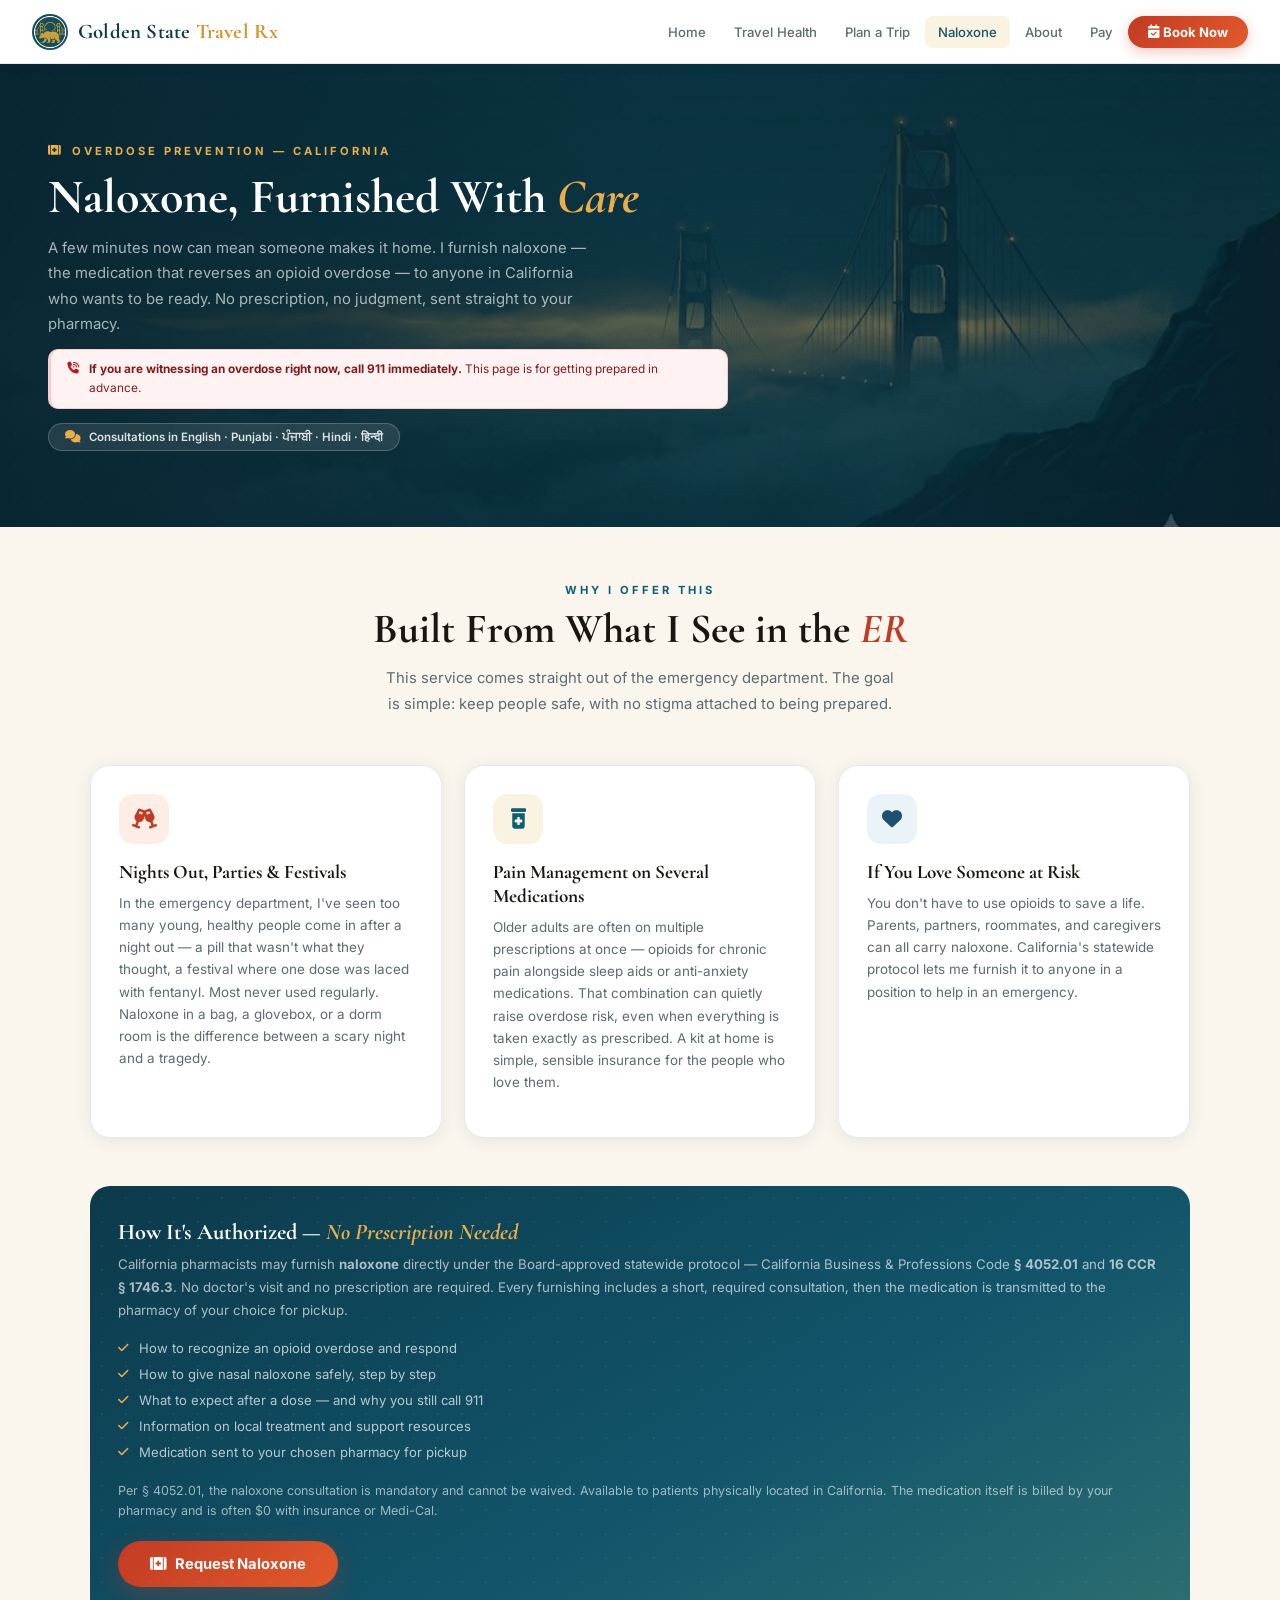
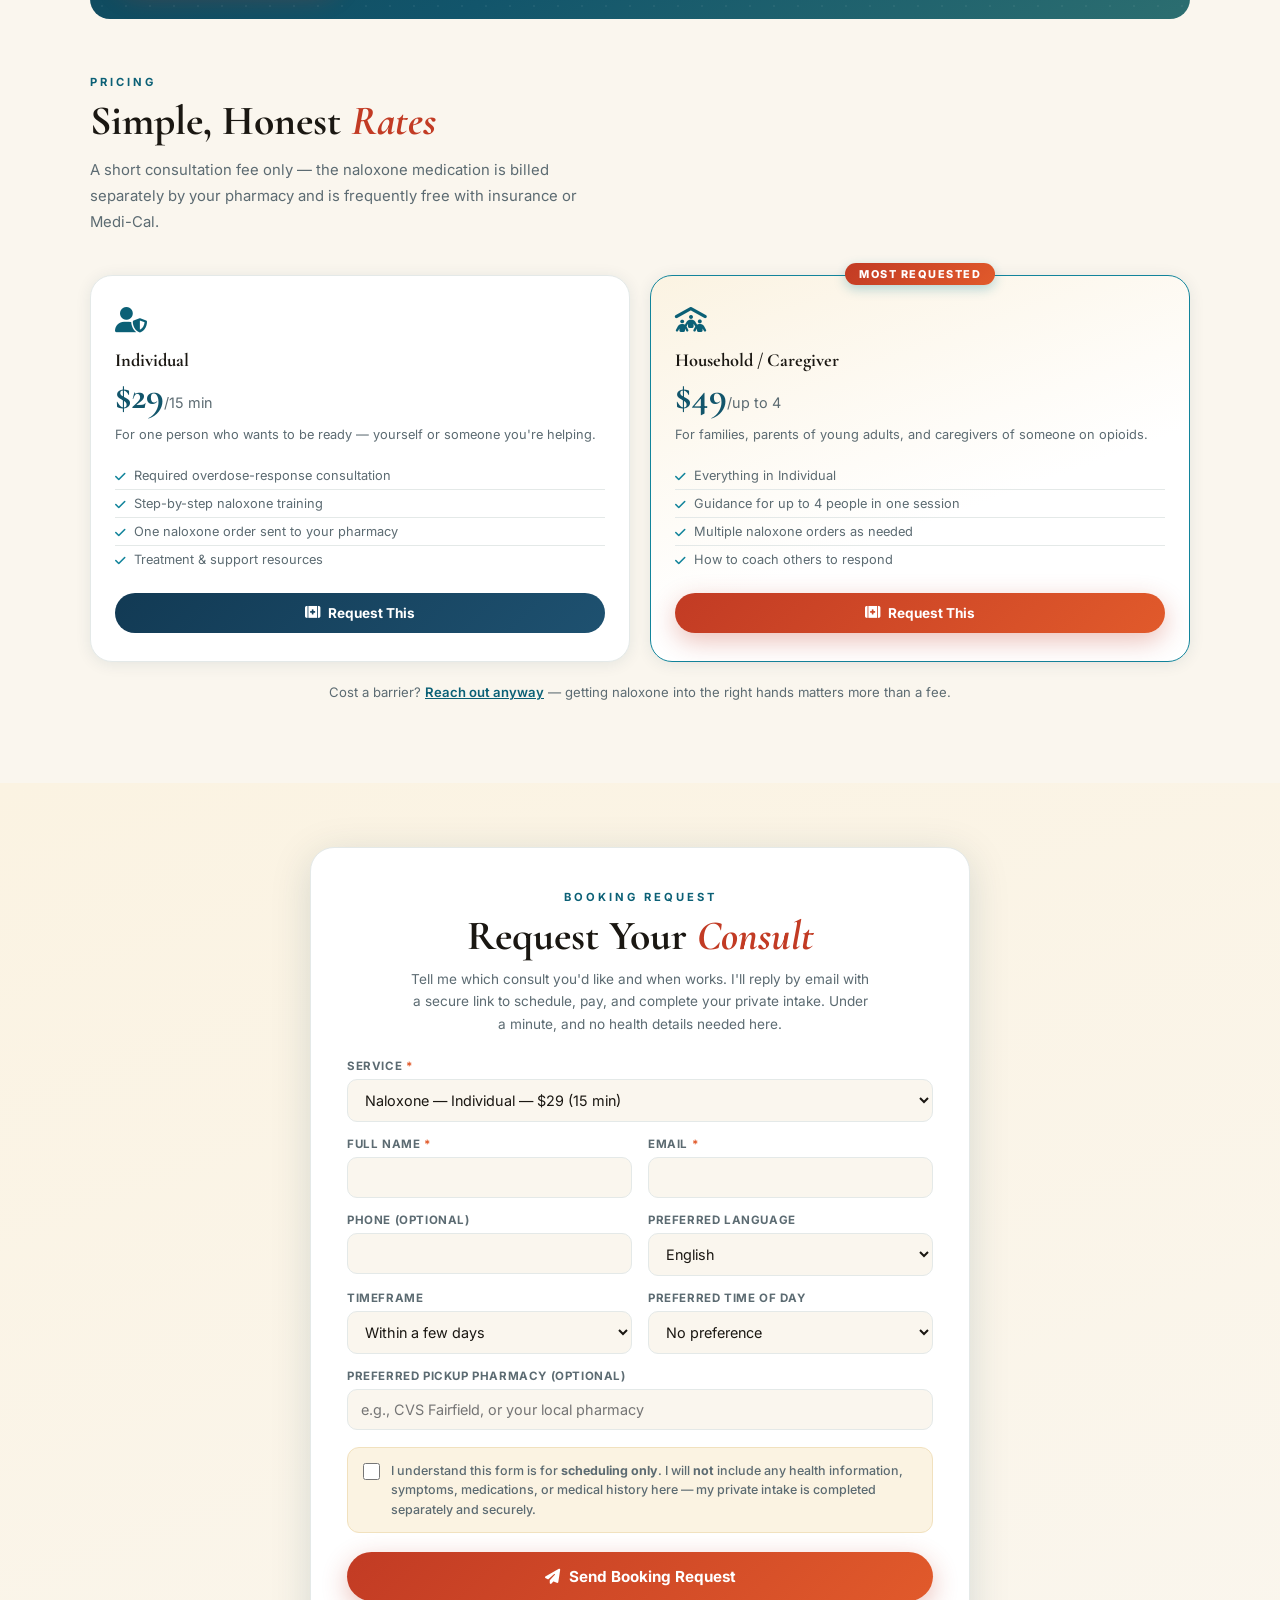
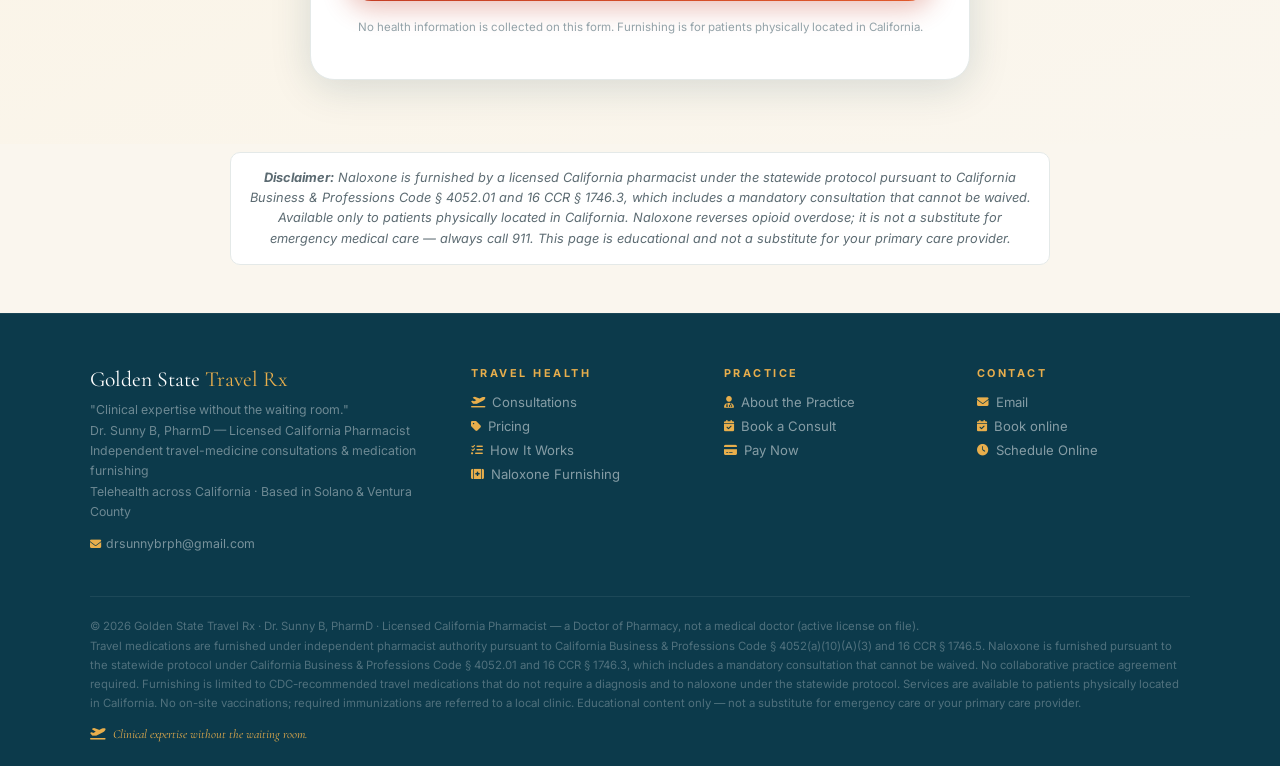
<file: naloxone.html>
<!DOCTYPE html>
<html lang="en">
<head>
<meta charset="UTF-8"/>
<meta name="viewport" content="width=device-width, initial-scale=1.0"/>
<title>Naloxone Furnishing | Opioid Overdose Rescue | a licensed California pharmacist | California</title>
<meta name="description" content="Naloxone furnished without a prescription by a licensed California pharmacist, under California's statewide protocol (BPC § 4052.01, 16 CCR § 1746.3). Opioid-overdose rescue for young adults, families, caregivers, and older adults on multiple medications. Telehealth across California. English, Punjabi, Hindi."/>
<meta name="keywords" content="naloxone furnishing California, naloxone without prescription pharmacist, Narcan pharmacist California, opioid overdose rescue, naloxone Solano Ventura County, Golden State Travel Rx"/>
<meta property="og:title" content="Naloxone Furnishing | a licensed California pharmacist | California"/>
<meta property="og:description" content="Opioid-overdose rescue medication furnished without a prescription under California's statewide protocol. Telehealth across California."/>
<meta property="og:type" content="website"/>
<meta property="og:url" content="https://goldenstatetravelrx.com/naloxone.html"/>
<link rel="canonical" href="https://goldenstatetravelrx.com/naloxone.html"/>
<link href="https://fonts.googleapis.com/css2?family=Cormorant+Garamond:ital,wght@0,400;0,600;0,700;1,400;1,600&family=Inter:wght@300;400;500;600;700&display=swap" rel="stylesheet"/>
<link href="https://cdnjs.cloudflare.com/ajax/libs/font-awesome/6.5.0/css/all.min.css" rel="stylesheet"/>
<link rel="icon" href="favicon.ico" sizes="any"/>
<link rel="icon" type="image/png" sizes="32x32" href="favicon-32.png"/>
<link rel="apple-touch-icon" href="apple-touch-icon.png"/>
<meta property="og:image" content="https://goldenstatetravelrx.com/og-card.jpg"/>
<meta name="twitter:card" content="summary_large_image"/>
<link rel="stylesheet" href="styles.css"/>
</head>
<body>

<nav class="navbar">
  <a class="nav-brand" href="index.html">
    <div class="nav-brand-icon"><img src="emblem-512.png" alt="Golden State Travel Rx emblem"/></div>
    <div class="nav-brand-text">Golden State <span>Travel Rx</span></div>
  </a>
  <ul class="nav-menu" id="navMenu">
    <li class="nav-item"><a class="nav-link" href="index.html" data-nav="home">Home</a></li>
    <li class="nav-item"><a class="nav-link" href="travel-health.html" data-nav="travel">Travel Health</a></li>
    <li class="nav-item"><a class="nav-link" href="plan.html" data-nav="plan">Plan a Trip</a></li>
    <li class="nav-item"><a class="nav-link" href="naloxone.html" data-nav="naloxone">Naloxone</a></li>
    <li class="nav-item"><a class="nav-link" href="about.html" data-nav="about">About</a></li>
    <li class="nav-item"><a class="nav-link" href="pay.html" data-nav="pay">Pay</a></li>
    <li class="nav-item"><a class="nav-link nav-cta" href="book.html" data-nav="book"><i class="fa-solid fa-calendar-check"></i> Book Now</a></li>
  </ul>
  <button class="hamburger" onclick="toggleMobileMenu()" id="hamburger" aria-label="Toggle menu">☰</button>
</nav>

<main>
  <div class="page-hero">
    <div class="page-hero-inner">
      <span class="eyebrow"><i class="fa-solid fa-kit-medical"></i> Overdose Prevention — California</span>
      <h1>Naloxone, Furnished With <em>Care</em></h1>
      <p>A few minutes now can mean someone makes it home. I furnish naloxone — the medication that reverses an opioid overdose — to anyone in California who wants to be ready. No prescription, no judgment, sent straight to your pharmacy.</p>
      <div class="no-shots-notice" style="background:#FEF2F2;border-color:#FECACA;"><i class="fa-solid fa-phone-volume" style="color:#B91C1C;"></i><span style="color:#7f1d1d;"><strong>If you are witnessing an overdose right now, call 911 immediately.</strong> This page is for getting prepared in advance.</span></div>
      <div class="lang-badge" style="margin-top:14px;"><i class="fa-solid fa-comments"></i> Consultations in English · Punjabi · ਪੰਜਾਬੀ · Hindi · हिन्दी</div>
    </div>
  </div>

  <section style="padding-top:56px;">
    <div class="container">
      <div class="center">
        <span class="eyebrow">Why I Offer This</span>
        <h2 class="section-title">Built From What I See in the <em>ER</em></h2>
        <p class="section-sub">This service comes straight out of the emergency department. The goal is simple: keep people safe, with no stigma attached to being prepared.</p>
      </div>
      <div class="cards-grid">
        <div class="card">
          <div class="card-icon ci-orange"><i class="fa-solid fa-champagne-glasses"></i></div>
          <h3>Nights Out, Parties &amp; Festivals</h3>
          <p>In the emergency department, I've seen too many young, healthy people come in after a night out — a pill that wasn't what they thought, a festival where one dose was laced with fentanyl. Most never used regularly. Naloxone in a bag, a glovebox, or a dorm room is the difference between a scary night and a tragedy.</p>
        </div>
        <div class="card">
          <div class="card-icon ci-green"><i class="fa-solid fa-prescription-bottle-medical"></i></div>
          <h3>Pain Management on Several Medications</h3>
          <p>Older adults are often on multiple prescriptions at once — opioids for chronic pain alongside sleep aids or anti-anxiety medications. That combination can quietly raise overdose risk, even when everything is taken exactly as prescribed. A kit at home is simple, sensible insurance for the people who love them.</p>
        </div>
        <div class="card">
          <div class="card-icon ci-slate"><i class="fa-solid fa-heart"></i></div>
          <h3>If You Love Someone at Risk</h3>
          <p>You don't have to use opioids to save a life. Parents, partners, roommates, and caregivers can all carry naloxone. California's statewide protocol lets me furnish it to anyone in a position to help in an emergency.</p>
        </div>
      </div>

      <div class="rx-future-box" style="margin-top:48px;">
        <h3>How It's Authorized — <em>No Prescription Needed</em></h3>
        <p>California pharmacists may furnish <strong>naloxone</strong> directly under the Board-approved statewide protocol — California Business &amp; Professions Code <strong>§ 4052.01</strong> and <strong>16 CCR § 1746.3</strong>. No doctor's visit and no prescription are required. Every furnishing includes a short, required consultation, then the medication is transmitted to the pharmacy of your choice for pickup.</p>
        <ul class="rx-future-list">
          <li><i class="fa-solid fa-check"></i>How to recognize an opioid overdose and respond</li>
          <li><i class="fa-solid fa-check"></i>How to give nasal naloxone safely, step by step</li>
          <li><i class="fa-solid fa-check"></i>What to expect after a dose — and why you still call 911</li>
          <li><i class="fa-solid fa-check"></i>Information on local treatment and support resources</li>
          <li><i class="fa-solid fa-check"></i>Medication sent to your chosen pharmacy for pickup</li>
        </ul>
        <p style="font-size:.78rem;color:rgba(255,255,255,.6);margin-top:16px;line-height:1.6;">Per § 4052.01, the naloxone consultation is mandatory and cannot be waived. Available to patients physically located in California. The medication itself is billed by your pharmacy and is often $0 with insurance or Medi-Cal.</p>
        <a class="btn-orange" style="margin-top:20px;max-width:320px;" href="#bookForm" onclick="selectService('Naloxone — Individual');return false;"><i class="fa-solid fa-kit-medical"></i> Request Naloxone</a>
      </div>

      <div id="pricing" style="margin-top:56px;">
        <span class="eyebrow">Pricing</span>
        <h2 class="section-title">Simple, Honest <em>Rates</em></h2>
        <p class="section-sub">A short consultation fee only — the naloxone medication is billed separately by your pharmacy and is frequently free with insurance or Medi-Cal.</p>
        <div class="pricing-grid">
          <div class="price-card">
            <div class="price-icon"><i class="fa-solid fa-user-shield"></i></div>
            <h3>Individual</h3><div class="price-amount">$29<span>/15 min</span></div>
            <p class="price-desc">For one person who wants to be ready — yourself or someone you're helping.</p>
            <ul class="price-features">
              <li><i class="fa-solid fa-check"></i>Required overdose-response consultation</li>
              <li><i class="fa-solid fa-check"></i>Step-by-step naloxone training</li>
              <li><i class="fa-solid fa-check"></i>One naloxone order sent to your pharmacy</li>
              <li><i class="fa-solid fa-check"></i>Treatment &amp; support resources</li>
            </ul>
            <a class="btn-slate" href="#bookForm" onclick="selectService('Naloxone — Individual');return false;"><i class="fa-solid fa-kit-medical"></i> Request This</a>
          </div>
          <div class="price-card featured">
            <div class="featured-badge">Most Requested</div>
            <div class="price-icon"><i class="fa-solid fa-people-roof"></i></div>
            <h3>Household / Caregiver</h3><div class="price-amount">$49<span>/up to 4</span></div>
            <p class="price-desc">For families, parents of young adults, and caregivers of someone on opioids.</p>
            <ul class="price-features">
              <li><i class="fa-solid fa-check"></i>Everything in Individual</li>
              <li><i class="fa-solid fa-check"></i>Guidance for up to 4 people in one session</li>
              <li><i class="fa-solid fa-check"></i>Multiple naloxone orders as needed</li>
              <li><i class="fa-solid fa-check"></i>How to coach others to respond</li>
            </ul>
            <a class="btn-cta" href="#bookForm" onclick="selectService('Naloxone — Household');return false;"><i class="fa-solid fa-kit-medical"></i> Request This</a>
          </div>
        </div>
        <p style="text-align:center;font-size:.82rem;color:var(--gray);margin-top:20px;line-height:1.6;">Cost a barrier? <a href="#bookForm" onclick="selectService('Naloxone — Individual');return false;" style="color:var(--emerald2);font-weight:600;">Reach out anyway</a> — getting naloxone into the right hands matters more than a fee.</p>
      </div>
    </div>
  </section>

  <div class="form-section">
    <div class="container-sm">
      <div class="bf-wrap" id="bookForm">
        <div class="bf-head">
          <span class="eyebrow">Booking Request</span>
          <h2 class="section-title" style="margin-bottom:6px;">Request Your <em>Consult</em></h2>
          <p style="font-size:.85rem;color:var(--gray);line-height:1.65;max-width:460px;margin:0 auto;">Tell me which consult you'd like and when works. I'll reply by email with a secure link to schedule, pay, and complete your private intake. Under a minute, and no health details needed here.</p>
        </div>
        <div class="bf-grid">
          <div class="bf-field full">
            <label for="bf-service">Service <span class="req">*</span></label>
            <select class="bf-select" id="bf-service" name="service" required>
              <optgroup label="Naloxone Furnishing">
                <option value="Naloxone — Individual ($29, 15 min)" selected>Naloxone — Individual — $29 (15 min)</option>
                <option value="Naloxone — Household / Caregiver ($49, up to 4)">Naloxone — Household / Caregiver — $49 (up to 4)</option>
              </optgroup>
              <optgroup label="Travel Health">
                <option value="Standard Travel Consult ($75, 30 min)">Standard Travel Consult — $75 (30 min)</option>
                <option value="Comprehensive Travel Consult ($125, 60 min)">Comprehensive Travel Consult — $125 (60 min)</option>
                <option value="Family Travel Package ($199, up to 4)">Family Travel Package — $199 (up to 4)</option>
              </optgroup>
            </select>
          </div>
          <div class="bf-field"><label for="bf-name">Full name <span class="req">*</span></label><input class="bf-input" id="bf-name" name="name" type="text" autocomplete="name" required/></div>
          <div class="bf-field"><label for="bf-email">Email <span class="req">*</span></label><input class="bf-input" id="bf-email" name="email" type="email" autocomplete="email" required/></div>
          <div class="bf-field"><label for="bf-phone">Phone (optional)</label><input class="bf-input" id="bf-phone" name="phone" type="tel" autocomplete="tel"/></div>
          <div class="bf-field"><label for="bf-lang">Preferred language</label><select class="bf-select" id="bf-lang" name="language"><option>English</option><option>Punjabi</option><option>Hindi</option></select></div>
          <div class="bf-field"><label for="bf-when">Timeframe</label><select class="bf-select" id="bf-when" name="timeframe"><option>Within a few days</option><option>Within 1 week</option><option>Within 2 weeks</option><option>Just exploring</option></select></div>
          <div class="bf-field"><label for="bf-tod">Preferred time of day</label><select class="bf-select" id="bf-tod" name="time_of_day"><option>No preference</option><option>Morning</option><option>Afternoon</option><option>Evening</option></select></div>
          <div class="bf-field full"><label for="bf-pharm">Preferred pickup pharmacy (optional)</label><input class="bf-input" id="bf-pharm" name="pharmacy" type="text" placeholder="e.g., CVS Fairfield, or your local pharmacy"/></div>
          <div class="bf-ack">
            <input type="checkbox" id="bf-ack" name="ack"/>
            <label for="bf-ack">I understand this form is for <strong>scheduling only</strong>. I will <strong>not</strong> include any health information, symptoms, medications, or medical history here — my private intake is completed separately and securely.</label>
          </div>
          <div class="bf-status" id="bf-status"></div>
          <button class="bf-submit" type="button" onclick="submitBooking()"><i class="fa-solid fa-paper-plane"></i> Send Booking Request</button>
          <p class="bf-priv">No health information is collected on this form. Furnishing is for patients physically located in California.</p>
        </div>
      </div>
    </div>
  </div>

  <div class="container" style="margin-top:8px;margin-bottom:48px;text-align:center;">
    <p style="font-size:.8rem;color:var(--gray);line-height:1.6;max-width:820px;margin:0 auto;padding:15px;border:1px solid var(--gray4);border-radius:10px;background:white;">
      <em><strong>Disclaimer:</strong> Naloxone is furnished by a licensed California pharmacist under the statewide protocol pursuant to California Business &amp; Professions Code § 4052.01 and 16 CCR § 1746.3, which includes a mandatory consultation that cannot be waived. Available only to patients physically located in California. Naloxone reverses opioid overdose; it is not a substitute for emergency medical care — always call 911. This page is educational and not a substitute for your primary care provider.</em>
    </p>
  </div>
</main>

<footer>
  <div class="footer-inner">
    <div class="footer-grid">
      <div>
        <div class="footer-brand">Golden State <span>Travel Rx</span></div>
        <div class="footer-tagline">"Clinical expertise without the waiting room."<br/>Dr. Sunny B, PharmD — Licensed California Pharmacist<br/>Independent travel-medicine consultations &amp; medication furnishing<br/>Telehealth across California · Based in Solano &amp; Ventura County</div>
        <div style="margin-top:10px;"><a href="mailto:drsunnybrph@gmail.com" style="color:rgba(255,255,255,.45);font-size:.77rem;text-decoration:none;font-family:'Inter',sans-serif;"><i class="fa-solid fa-envelope" style="font-size:.7rem;color:var(--emerald4);margin-right:5px;"></i>drsunnybrph@gmail.com</a></div>
      </div>
      <div class="footer-col"><h4>Travel Health</h4><ul>
        <li><a href="travel-health.html"><i class="fa-solid fa-plane-departure"></i>Consultations</a></li>
        <li><a href="travel-health.html#pricing"><i class="fa-solid fa-tag"></i>Pricing</a></li>
        <li><a href="travel-health.html#how"><i class="fa-solid fa-list-check"></i>How It Works</a></li>
        <li><a href="naloxone.html"><i class="fa-solid fa-kit-medical"></i>Naloxone Furnishing</a></li>
      </ul></div>
      <div class="footer-col"><h4>Practice</h4><ul>
        <li><a href="about.html"><i class="fa-solid fa-user-doctor"></i>About the Practice</a></li>
        <li><a href="book.html"><i class="fa-solid fa-calendar-check"></i>Book a Consult</a></li>
        <li><a href="pay.html"><i class="fa-solid fa-credit-card"></i>Pay Now</a></li>
      </ul></div>
      <div class="footer-col"><h4>Contact</h4><ul>
        <li><a href="mailto:drsunnybrph@gmail.com"><i class="fa-solid fa-envelope"></i>Email</a></li>
        <li><a href="book.html"><i class="fa-solid fa-calendar-check"></i>Book online</a></li>
        <li><a href="book.html"><i class="fa-solid fa-clock"></i>Schedule Online</a></li>
      </ul></div>
    </div>
    <div class="footer-bottom">
      <div>
        <div class="footer-legal">© 2026 Golden State Travel Rx · Dr. Sunny B, PharmD · Licensed California Pharmacist — a Doctor of Pharmacy, not a medical doctor (active license on file).<br/>Travel medications are furnished under independent pharmacist authority pursuant to California Business &amp; Professions Code § 4052(a)(10)(A)(3) and 16 CCR § 1746.5. Naloxone is furnished pursuant to the statewide protocol under California Business &amp; Professions Code § 4052.01 and 16 CCR § 1746.3, which includes a mandatory consultation that cannot be waived. No collaborative practice agreement required. Furnishing is limited to CDC-recommended travel medications that do not require a diagnosis and to naloxone under the statewide protocol. Services are available to patients physically located in California. No on-site vaccinations; required immunizations are referred to a local clinic. Educational content only — not a substitute for emergency care or your primary care provider.</div>
      </div>
      <div class="footer-love"><i class="fa-solid fa-plane-departure"></i> Clinical expertise without the waiting room.</div>
    </div>
  </div>
</footer>

<script src="script.js"></script>
</body>
</html>
</file>
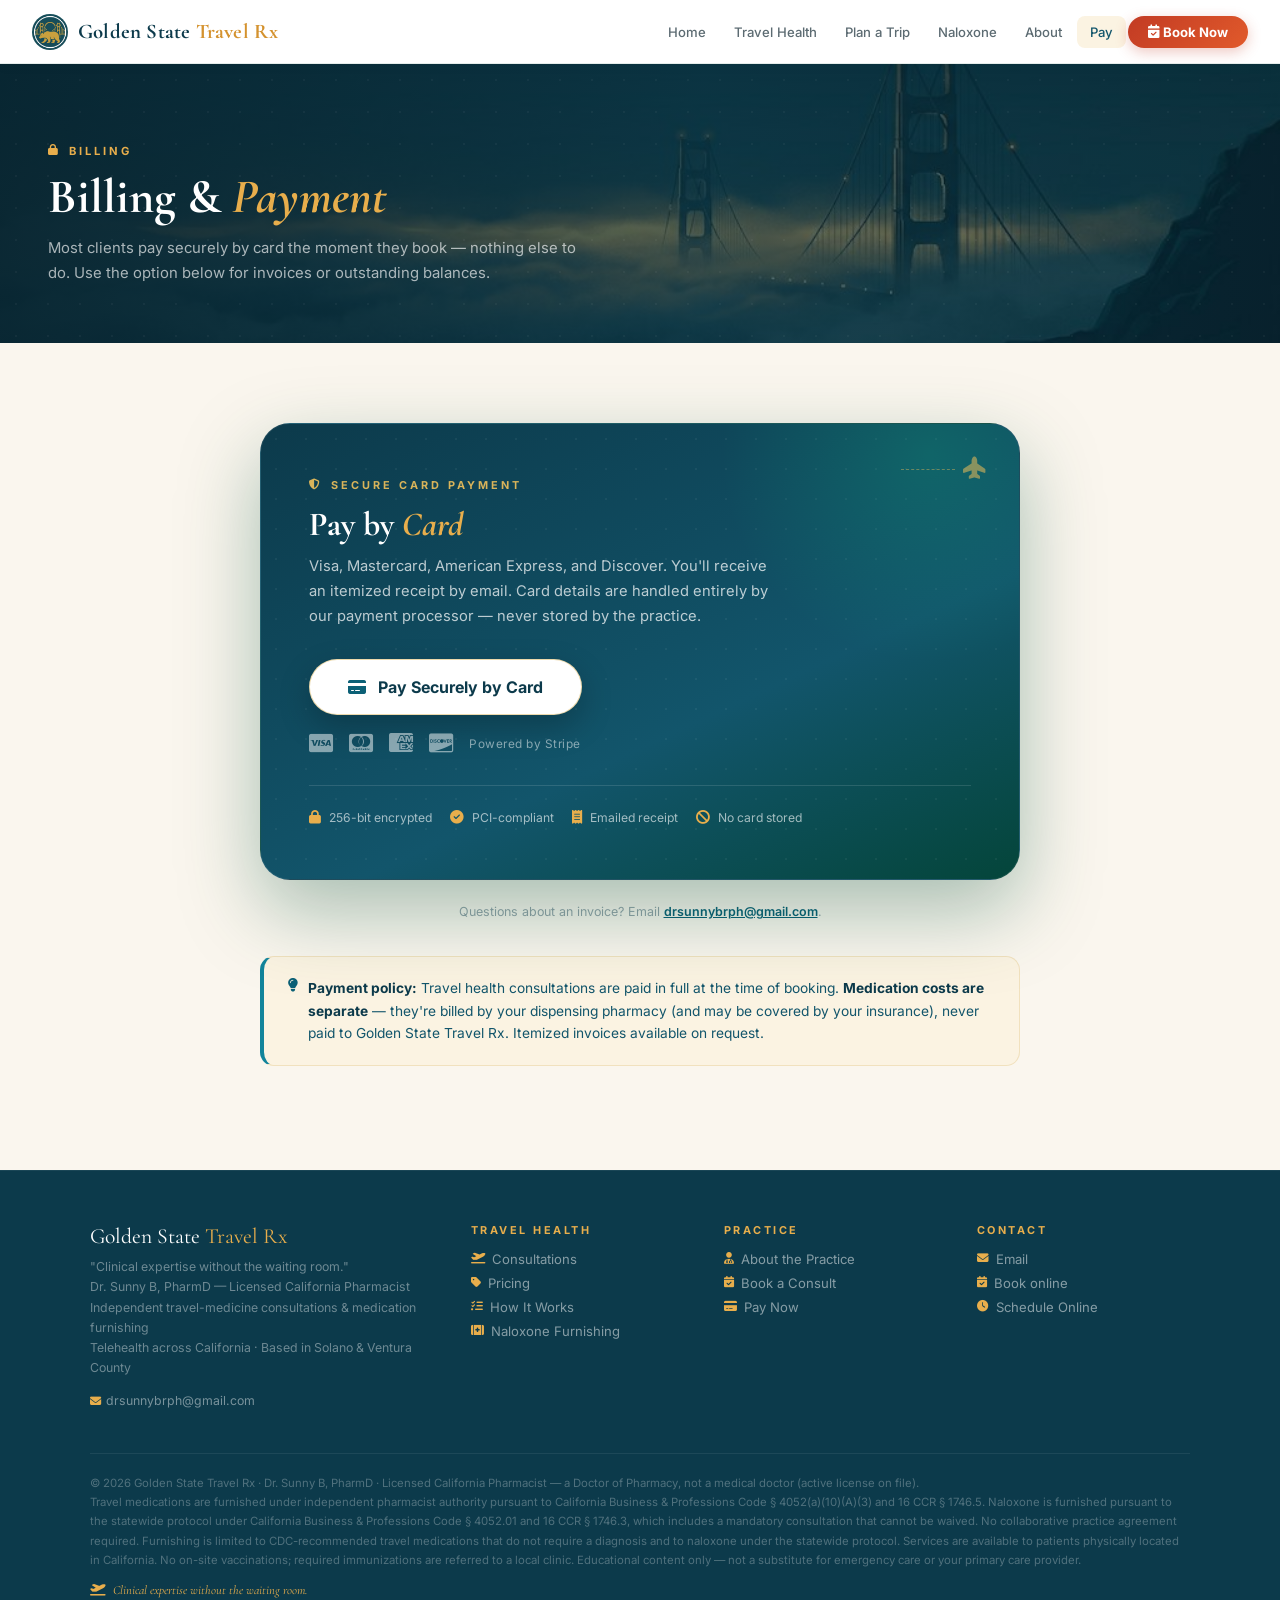
<file: pay.html>
<!DOCTYPE html>
<html lang="en">
<head>
<meta charset="UTF-8"/>
<meta name="viewport" content="width=device-width, initial-scale=1.0"/>
<title>Billing & Payment | Golden State Travel Rx | California</title>
<meta name="description" content="Secure card payment for Golden State Travel Rx consultations. Pay securely by card at booking. Contact: drsunnybrph@gmail.com"/>
<meta property="og:title" content="Billing & Payment | Golden State Travel Rx"/>
<meta property="og:type" content="website"/>
<meta property="og:url" content="https://goldenstatetravelrx.com/pay.html"/>
<link rel="canonical" href="https://goldenstatetravelrx.com/pay.html"/>
<link href="https://fonts.googleapis.com/css2?family=Cormorant+Garamond:ital,wght@0,400;0,600;0,700;1,400;1,600&family=Inter:wght@300;400;500;600;700&display=swap" rel="stylesheet"/>
<link href="https://cdnjs.cloudflare.com/ajax/libs/font-awesome/6.5.0/css/all.min.css" rel="stylesheet"/>
<link rel="icon" href="favicon.ico" sizes="any"/>
<link rel="icon" type="image/png" sizes="32x32" href="favicon-32.png"/>
<link rel="apple-touch-icon" href="apple-touch-icon.png"/>
<meta property="og:image" content="https://goldenstatetravelrx.com/og-card.jpg"/>
<meta name="twitter:card" content="summary_large_image"/>
<link rel="stylesheet" href="styles.css"/>
<style>
/* ─── PREMIUM PAYMENT (scoped: pp-) ─── */
.pp-wrap{max-width:760px;margin:0 auto;}
.pp-panel{position:relative;overflow:hidden;border-radius:30px;padding:54px 48px;color:#fff;
  background:linear-gradient(155deg,var(--forest) 0%,var(--emerald) 62%,#04453a 100%);
  box-shadow:0 30px 80px rgba(6,78,59,.34);border:1px solid rgba(255,255,255,.08);}
.pp-panel::before{content:'';position:absolute;inset:0;background-image:radial-gradient(rgba(255,255,255,.05) 1px,transparent 1px);background-size:30px 30px;pointer-events:none;}
.pp-panel::after{content:'';position:absolute;width:420px;height:420px;border-radius:50%;top:-180px;right:-120px;background:radial-gradient(circle,rgba(16,185,129,.22),transparent 70%);pointer-events:none;}
.pp-plane{position:absolute;top:30px;right:34px;font-size:1.4rem;color:rgba(217,180,90,.6);z-index:1;}
.pp-plane .dash{display:inline-block;width:54px;border-top:1.5px dashed rgba(217,180,90,.45);vertical-align:middle;margin-right:8px;}
.pp-inner{position:relative;z-index:2;}
.pp-kicker{font-size:.68rem;font-weight:700;letter-spacing:3px;text-transform:uppercase;color:#D9B45A;margin-bottom:14px;display:flex;align-items:center;gap:8px;}
.pp-title{font-family:'Cormorant Garamond',serif;font-size:2.1rem;font-weight:700;line-height:1.15;margin-bottom:10px;}
.pp-title em{color:var(--emerald4);font-style:italic;}
.pp-sub{color:rgba(255,255,255,.72);font-size:.92rem;line-height:1.7;max-width:460px;margin-bottom:30px;}
.pp-card-cta{display:inline-flex;align-items:center;gap:12px;background:#fff;color:var(--forest);
  border-radius:50px;padding:17px 38px;font-family:'Inter',sans-serif;font-size:1rem;font-weight:700;
  text-decoration:none;cursor:pointer;transition:transform .2s,box-shadow .2s;box-shadow:0 12px 32px rgba(0,0,0,.22);
  border:1.5px solid rgba(217,180,90,.5);}
.pp-card-cta:hover{transform:translateY(-2px);box-shadow:0 18px 44px rgba(0,0,0,.3);}
.pp-card-cta i{color:var(--emerald2);}
.pp-cards-accepted{display:flex;align-items:center;gap:16px;margin-top:18px;color:rgba(255,255,255,.5);font-size:1.35rem;}
.pp-cards-accepted span{font-size:.74rem;font-family:'Inter',sans-serif;letter-spacing:.5px;}
.pp-trust{display:flex;flex-wrap:wrap;gap:18px;margin-top:30px;padding-top:24px;border-top:1px solid rgba(255,255,255,.12);}
.pp-trust-item{display:flex;align-items:center;gap:8px;font-size:.76rem;color:rgba(255,255,255,.62);}
.pp-trust-item i{color:var(--emerald4);font-size:.85rem;}
.pp-alt{margin-top:28px;background:#fff;border:1.5px solid var(--gray4);border-radius:20px;padding:26px 30px;
  display:flex;align-items:center;justify-content:space-between;gap:20px;flex-wrap:wrap;box-shadow:var(--shadow);}
.pp-alt-left{display:flex;align-items:center;gap:16px;}
.pp-alt-icon{width:46px;height:46px;border-radius:12px;background:var(--mint);display:flex;align-items:center;justify-content:center;color:var(--emerald2);font-size:1.2rem;flex-shrink:0;}
.pp-alt-text h4{font-size:.95rem;font-weight:700;color:var(--text);margin-bottom:2px;}
.pp-alt-text p{font-size:.8rem;color:var(--gray);line-height:1.5;}
.pp-alt-text strong{color:var(--forest);}
.copy-btn.pp-copy{white-space:nowrap;}
.pp-note{text-align:center;font-size:.78rem;color:var(--gray2);margin-top:22px;line-height:1.6;}
@media(max-width:600px){.pp-panel{padding:42px 26px;}.pp-title{font-size:1.7rem;}.pp-plane .dash{width:30px;}.pp-alt{flex-direction:column;align-items:flex-start;}}
</style>
</head>
<body>
<nav class="navbar">
  <a class="nav-brand" href="index.html">
    <div class="nav-brand-icon"><img src="emblem-512.png" alt="Golden State Travel Rx emblem"/></div>
    <div class="nav-brand-text">Golden State <span>Travel Rx</span></div>
  </a>
  <ul class="nav-menu" id="navMenu">
    <li class="nav-item"><a class="nav-link" href="index.html" data-nav="home">Home</a></li>
    <li class="nav-item"><a class="nav-link" href="travel-health.html" data-nav="travel">Travel Health</a></li>
    <li class="nav-item"><a class="nav-link" href="plan.html" data-nav="plan">Plan a Trip</a></li>
    <li class="nav-item"><a class="nav-link" href="naloxone.html" data-nav="naloxone">Naloxone</a></li>
    <li class="nav-item"><a class="nav-link" href="about.html" data-nav="about">About</a></li>
    <li class="nav-item"><a class="nav-link" href="pay.html" data-nav="pay">Pay</a></li>
    <li class="nav-item"><a class="nav-link nav-cta" href="book.html" data-nav="book"><i class="fa-solid fa-calendar-check"></i> Book Now</a></li>
  </ul>
  <button class="hamburger" onclick="toggleMobileMenu()" id="hamburger" aria-label="Toggle menu">☰</button>
</nav>
<main>
  <div class="page-hero">
    <div class="page-hero-inner">
      <span class="eyebrow"><i class="fa-solid fa-lock"></i> Billing</span>
      <h1>Billing &amp; <em>Payment</em></h1>
      <p>Most clients pay securely by card the moment they book — nothing else to do. Use the option below for invoices or outstanding balances.</p>
    </div>
  </div>

  <section>
    <div class="pp-wrap">

      <div class="pp-panel">
        <div class="pp-plane"><span class="dash"></span><i class="fa-solid fa-plane-up"></i></div>
        <div class="pp-inner">
          <div class="pp-kicker"><i class="fa-solid fa-shield-halved"></i> Secure Card Payment</div>
          <h2 class="pp-title">Pay by <em>Card</em></h2>
          <p class="pp-sub">Visa, Mastercard, American Express, and Discover. You'll receive an itemized receipt by email. Card details are handled entirely by our payment processor — never stored by the practice.</p>
          <!-- CARD PAYMENT: replace this mailto href with your live Stripe Payment Link when ready,
               e.g. href="https://buy.stripe.com/YOUR-REAL-LINK" target="_blank" rel="noopener" -->
          <a class="pp-card-cta" href="mailto:drsunnybrph@gmail.com?subject=Payment%20%2F%20Invoice%20Request%20%E2%80%94%20Dr.%20Sunny%20B%20Travel%20Health&body=Hi%20Dr.%20Sunny%20B%2C%0A%0AI%27d%20like%20to%20pay%20for%20my%20consult%20or%20request%20an%20invoice.%0A%0AName%3A%0AConsult%20date%3A%0AAmount%2Ftier%3A%0A">
            <i class="fa-solid fa-credit-card"></i> Pay Securely by Card
          </a>
          <div class="pp-cards-accepted">
            <i class="fa-brands fa-cc-visa"></i><i class="fa-brands fa-cc-mastercard"></i><i class="fa-brands fa-cc-amex"></i><i class="fa-brands fa-cc-discover"></i>
            <span>Powered by Stripe</span>
          </div>
          <div class="pp-trust">
            <div class="pp-trust-item"><i class="fa-solid fa-lock"></i> 256-bit encrypted</div>
            <div class="pp-trust-item"><i class="fa-solid fa-circle-check"></i> PCI-compliant</div>
            <div class="pp-trust-item"><i class="fa-solid fa-receipt"></i> Emailed receipt</div>
            <div class="pp-trust-item"><i class="fa-solid fa-ban"></i> No card stored</div>
          </div>
        </div>
      </div>

      <p class="pp-note">
        Questions about an invoice? Email <a href="mailto:drsunnybrph@gmail.com" style="color:var(--emerald2);font-weight:600;">drsunnybrph@gmail.com</a>.
      </p>

      <div class="highlight-box" style="margin-top:34px;">
        <p><i class="fa-solid fa-lightbulb"></i><span><strong>Payment policy:</strong> Travel health consultations are paid in full at the time of booking. <strong>Medication costs are separate</strong> — they're billed by your dispensing pharmacy (and may be covered by your insurance), never paid to Golden State Travel Rx. Itemized invoices available on request.</span></p>
      </div>

    </div>
  </section>
</main>
<footer>
  <div class="footer-inner">
    <div class="footer-grid">
      <div>
        <div class="footer-brand">Golden State <span>Travel Rx</span></div>
        <div class="footer-tagline">"Clinical expertise without the waiting room."<br/>Dr. Sunny B, PharmD — Licensed California Pharmacist<br/>Independent travel-medicine consultations &amp; medication furnishing<br/>Telehealth across California · Based in Solano &amp; Ventura County</div>
        <div style="margin-top:10px;"><a href="mailto:drsunnybrph@gmail.com" style="color:rgba(255,255,255,.45);font-size:.77rem;text-decoration:none;font-family:'Inter',sans-serif;"><i class="fa-solid fa-envelope" style="font-size:.7rem;color:var(--emerald4);margin-right:5px;"></i>drsunnybrph@gmail.com</a></div>
      </div>
      <div class="footer-col"><h4>Travel Health</h4><ul>
        <li><a href="travel-health.html"><i class="fa-solid fa-plane-departure"></i>Consultations</a></li>
        <li><a href="travel-health.html#pricing"><i class="fa-solid fa-tag"></i>Pricing</a></li>
        <li><a href="travel-health.html#how"><i class="fa-solid fa-list-check"></i>How It Works</a></li>
        <li><a href="naloxone.html"><i class="fa-solid fa-kit-medical"></i>Naloxone Furnishing</a></li>
      </ul></div>
      <div class="footer-col"><h4>Practice</h4><ul>
        <li><a href="about.html"><i class="fa-solid fa-user-doctor"></i>About the Practice</a></li>
        <li><a href="book.html"><i class="fa-solid fa-calendar-check"></i>Book a Consult</a></li>
        <li><a href="pay.html"><i class="fa-solid fa-credit-card"></i>Pay Now</a></li>
      </ul></div>
      <div class="footer-col"><h4>Contact</h4><ul>
        <li><a href="mailto:drsunnybrph@gmail.com"><i class="fa-solid fa-envelope"></i>Email</a></li>
        <li><a href="book.html"><i class="fa-solid fa-calendar-check"></i>Book online</a></li>
        <li><a href="book.html"><i class="fa-solid fa-clock"></i>Schedule Online</a></li>
      </ul></div>
    </div>
    <div class="footer-bottom">
      <div>
        <div class="footer-legal">© 2026 Golden State Travel Rx · Dr. Sunny B, PharmD · Licensed California Pharmacist — a Doctor of Pharmacy, not a medical doctor (active license on file).<br/>Travel medications are furnished under independent pharmacist authority pursuant to California Business &amp; Professions Code § 4052(a)(10)(A)(3) and 16 CCR § 1746.5. Naloxone is furnished pursuant to the statewide protocol under California Business &amp; Professions Code § 4052.01 and 16 CCR § 1746.3, which includes a mandatory consultation that cannot be waived. No collaborative practice agreement required. Furnishing is limited to CDC-recommended travel medications that do not require a diagnosis and to naloxone under the statewide protocol. Services are available to patients physically located in California. No on-site vaccinations; required immunizations are referred to a local clinic. Educational content only — not a substitute for emergency care or your primary care provider.</div>
      </div>
      <div class="footer-love"><i class="fa-solid fa-plane-departure"></i> Clinical expertise without the waiting room.</div>
    </div>
  </div>
</footer>
<script src="script.js"></script>
</body>
</html>
</file>
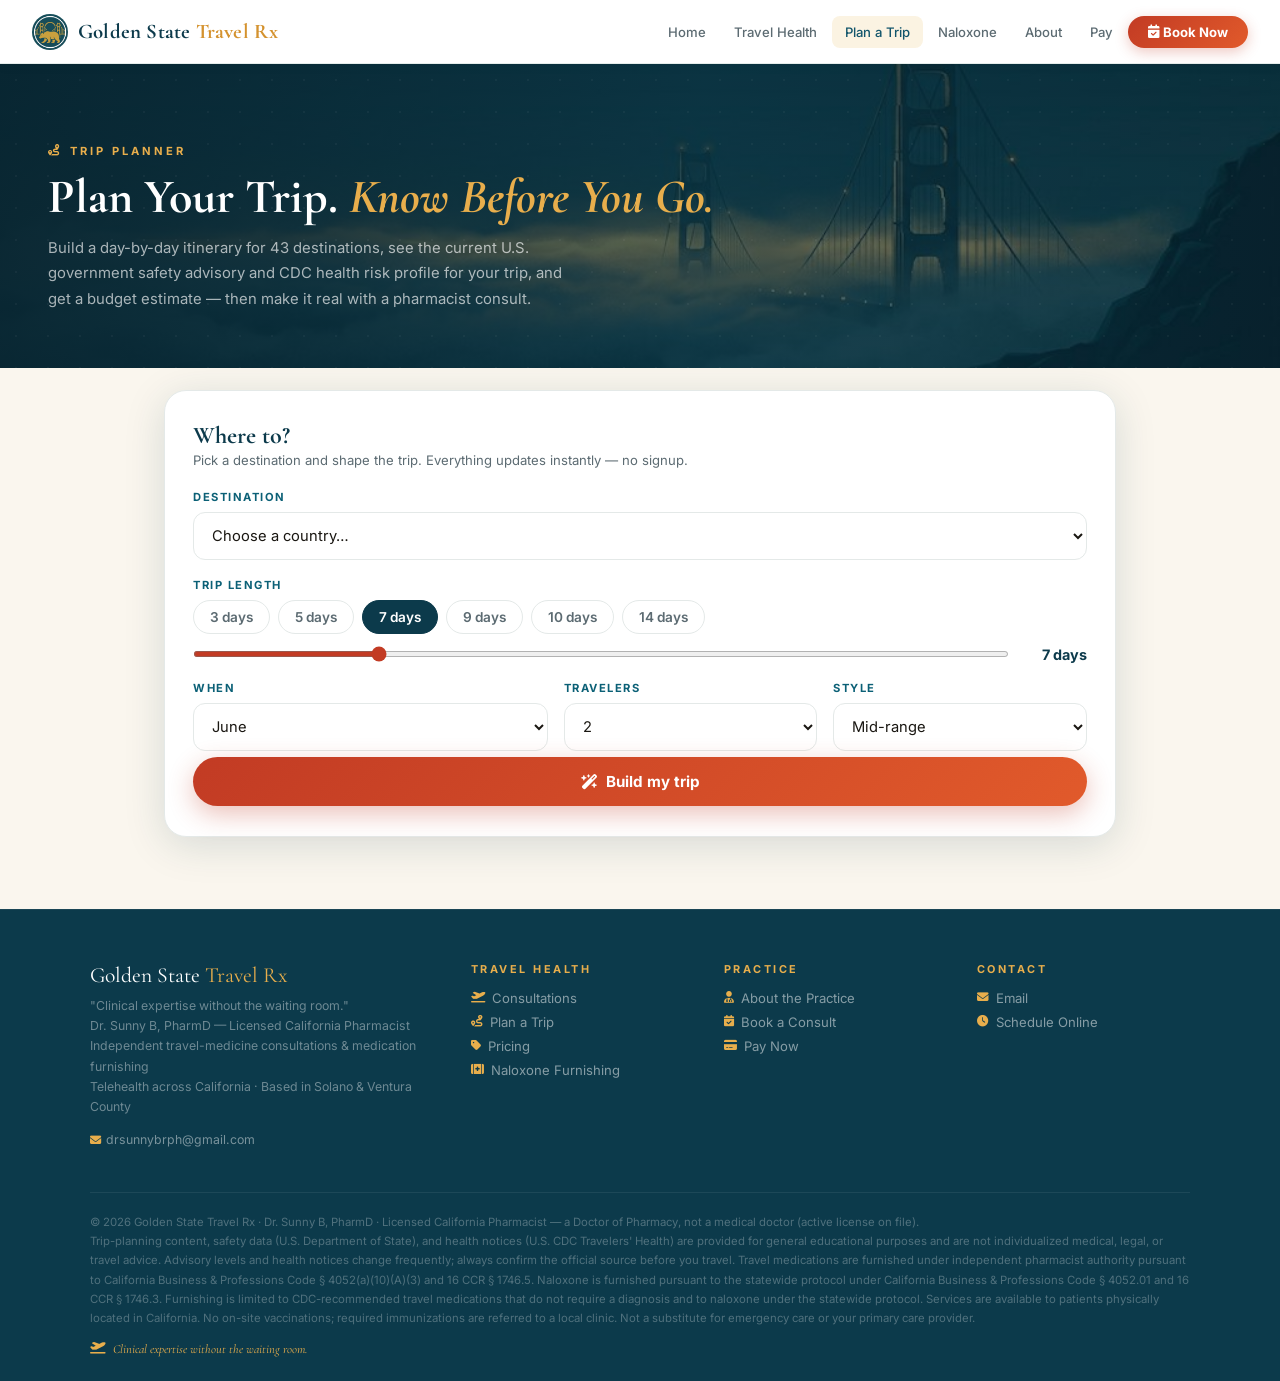
<file: plan.html>
<!DOCTYPE html>
<html lang="en">
<head>
<meta charset="UTF-8"/>
<meta name="viewport" content="width=device-width, initial-scale=1.0"/>
<title>Plan Your Trip | Golden State Travel Rx — Itinerary, Safety & Budget</title>
<meta name="description" content="Build a day-by-day travel itinerary for 40+ top destinations, see live U.S. State Department safety advisories and CDC health notices, and estimate your budget — from Golden State Travel Rx, California travel-medicine telehealth."/>
<meta name="keywords" content="travel itinerary planner, travel safety advisory, CDC travel health notices, travel budget calculator, travel medicine California"/>
<meta property="og:title" content="Plan Your Trip | Golden State Travel Rx"/>
<meta property="og:description" content="Day-by-day itineraries, live government safety & health data, and a budget estimate — then get travel-ready with a pharmacist consult."/>
<meta property="og:type" content="website"/>
<meta property="og:url" content="https://goldenstatetravelrx.com/plan.html"/>
<link rel="canonical" href="https://goldenstatetravelrx.com/plan.html"/>
<link rel="icon" href="favicon.ico" sizes="any"/>
<link rel="icon" type="image/png" sizes="32x32" href="favicon-32.png"/>
<link rel="apple-touch-icon" href="apple-touch-icon.png"/>
<meta property="og:image" content="https://goldenstatetravelrx.com/og-card.jpg"/>
<meta name="twitter:card" content="summary_large_image"/>
<link href="https://fonts.googleapis.com/css2?family=Cormorant+Garamond:ital,wght@0,400;0,600;0,700;1,400;1,600&family=Inter:wght@300;400;500;600;700&display=swap" rel="stylesheet"/>
<link href="https://cdnjs.cloudflare.com/ajax/libs/font-awesome/6.5.0/css/all.min.css" rel="stylesheet"/>
<link rel="stylesheet" href="styles.css"/>
<style>
/* ───── Trip planner (scoped: pl-) ───── */
.pl-wrap{max-width:1000px;margin:0 auto;padding:0 24px;}
.pl-form{background:#fff;border:1.5px solid var(--gray4);border-radius:22px;box-shadow:var(--shadow2);padding:30px 28px;margin-top:-58px;position:relative;z-index:5;}
.pl-form h2{font-family:'Cormorant Garamond',serif;font-size:1.5rem;color:var(--forest);margin-bottom:2px;}
.pl-form .sub{font-size:.82rem;color:var(--gray);margin-bottom:22px;}
.pl-field{margin-bottom:18px;}
.pl-field>label{display:block;font-family:'Inter',sans-serif;font-size:.7rem;font-weight:700;letter-spacing:1.5px;text-transform:uppercase;color:var(--emerald2);margin-bottom:8px;}
.pl-row{display:grid;grid-template-columns:1.4fr 1fr 1fr;gap:16px;}
select,.pl-num{width:100%;padding:13px 14px;border:1.5px solid var(--gray4);border-radius:12px;font-family:'Inter',sans-serif;font-size:.92rem;color:var(--text);background:#fff;cursor:pointer;}
select:focus,.pl-num:focus{outline:none;border-color:var(--emerald3);box-shadow:0 0 0 3px rgba(18,132,155,.14);}
.chips{display:flex;flex-wrap:wrap;gap:8px;margin-bottom:12px;}
.chip{border:1.5px solid var(--gray4);background:#fff;border-radius:40px;padding:8px 16px;font-family:'Inter',sans-serif;font-size:.85rem;font-weight:600;color:var(--gray);cursor:pointer;transition:.15s;}
.chip:hover{border-color:var(--emerald3);color:var(--emerald2);}
.chip.on{background:var(--forest);border-color:var(--forest);color:#fff;}
.sliderrow{display:flex;align-items:center;gap:14px;}
input[type=range]{flex:1;accent-color:var(--orange);height:6px;}
#pDaysLabel{font-weight:700;color:var(--forest);font-family:'Inter',sans-serif;font-size:.9rem;min-width:64px;text-align:right;}
.pl-build{width:100%;margin-top:6px;justify-content:center;font-size:.95rem;padding:15px;}

.pl-results{display:none;margin-top:40px;}
.res-head{text-align:center;margin-bottom:26px;}
.res-head h2{font-family:'Cormorant Garamond',serif;font-size:2rem;color:var(--forest);}
.res-head h2 span{color:var(--orange);font-style:italic;}
.res-head .rsub{font-size:.82rem;color:var(--gray);text-transform:uppercase;letter-spacing:1.5px;font-weight:600;margin-top:4px;}

.res-grid{display:grid;grid-template-columns:1.55fr 1fr;gap:26px;align-items:start;}
.panel{background:#fff;border:1.5px solid var(--gray4);border-radius:20px;box-shadow:var(--shadow);padding:24px 22px;}
.panel>h3{font-family:'Cormorant Garamond',serif;font-size:1.3rem;color:var(--forest);margin-bottom:16px;display:flex;align-items:center;gap:9px;}
.panel>h3 i{color:var(--orange);font-size:1rem;}

/* itinerary timeline */
.dayrow{display:grid;grid-template-columns:96px 1fr;gap:14px;padding:14px 0;border-top:1px solid var(--gray4);}
.dayrow:first-child{border-top:none;padding-top:0;}
.daynum{font-family:'Inter',sans-serif;font-weight:700;color:var(--forest);font-size:.9rem;}
.daynum em{display:block;font-style:normal;font-weight:500;font-size:.72rem;color:var(--emerald2);margin-top:3px;}
.slot{display:flex;gap:10px;align-items:flex-start;padding:7px 0;}
.slot i{color:var(--emerald3);font-size:.85rem;width:18px;text-align:center;margin-top:3px;flex-shrink:0;}
.slot strong{display:block;font-family:'Inter',sans-serif;font-size:.86rem;color:var(--text);font-weight:600;}
.slot span{font-size:.76rem;color:var(--gray);}
.slot.dine i{color:var(--gold2);}

/* budget */
.brow{display:flex;justify-content:space-between;gap:12px;padding:10px 0;border-bottom:1px dashed var(--gray4);font-size:.86rem;color:var(--gray);}
.brow b{color:var(--text);font-family:'Inter',sans-serif;}
.btot{display:flex;justify-content:space-between;align-items:center;margin-top:12px;padding-top:12px;}
.btot span{font-family:'Cormorant Garamond',serif;font-size:1.1rem;color:var(--forest);font-weight:600;}
.btot b{font-family:'Cormorant Garamond',serif;font-size:1.7rem;color:var(--orange);}
.bnote{font-size:.72rem;color:var(--gray2);line-height:1.5;margin-top:12px;}

/* safety full-width */
.safety-panel{grid-column:1/-1;}
.loadingline{color:var(--gray);font-size:.86rem;padding:8px 0;}
.advbanner{border-radius:14px;padding:18px 20px;margin-bottom:16px;border:1.5px solid;}
.advlvl{font-family:'Inter',sans-serif;font-weight:800;font-size:1.02rem;display:flex;align-items:center;gap:9px;}
.advcats{display:flex;flex-wrap:wrap;gap:7px;margin-top:10px;}
.advcats span{background:rgba(255,255,255,.6);border:1px solid rgba(0,0,0,.08);border-radius:20px;padding:3px 11px;font-size:.72rem;font-weight:600;font-family:'Inter',sans-serif;}
.advmeta{font-size:.76rem;margin-top:10px;opacity:.9;line-height:1.6;}
.advmeta a{font-weight:700;color:inherit;}
.lv1{background:#EAF6EE;border-color:#8FCBA3;color:#1C6B3A;}
.lv2{background:#FBF1DA;border-color:#E6C878;color:#8A6314;}
.lv3{background:#FBE6DC;border-color:#E9A483;color:#A5461F;}
.lv4{background:#F7DCDC;border-color:#E08B8B;color:#9E2A2A;}
.notices{margin-bottom:16px;}
.notices h4{font-family:'Inter',sans-serif;font-size:.82rem;font-weight:700;color:var(--forest);margin-bottom:8px;display:flex;align-items:center;gap:7px;}
.notices h4 i{color:var(--orange);}
.notice{display:block;background:var(--orange4);border:1px solid var(--orange3);border-radius:10px;padding:9px 13px;margin-bottom:6px;font-size:.82rem;color:var(--forest);text-decoration:none;font-weight:500;}
.notice:hover{background:#fbe3d5;}
.notices.muted{font-size:.8rem;color:var(--gray);background:var(--gray3);border-radius:10px;padding:12px 14px;}
.notices.muted i{color:var(--emerald3);margin-right:6px;}
.notices.muted a{color:var(--emerald2);font-weight:600;}

.healthcard{background:var(--mint);border:1.5px solid var(--mint2);border-radius:16px;padding:20px;margin-top:4px;}
.healthcard h4{font-family:'Cormorant Garamond',serif;font-size:1.15rem;color:var(--forest);margin-bottom:14px;display:flex;align-items:center;gap:8px;}
.healthcard h4 i{color:var(--orange);}
.hgrid{display:grid;grid-template-columns:1fr 1fr;gap:18px;}
.hlabel{font-family:'Inter',sans-serif;font-size:.68rem;font-weight:700;letter-spacing:1px;text-transform:uppercase;color:var(--emerald2);}
.hgrid ul{list-style:none;margin-top:8px;}
.hgrid li{font-size:.83rem;color:var(--text);padding:4px 0 4px 18px;position:relative;}
.hgrid li:before{content:"";position:absolute;left:0;top:11px;width:6px;height:6px;border-radius:50%;background:var(--emerald3);}
.hnote{font-size:.83rem;color:var(--gray);font-style:italic;margin-top:14px;}
.hcta{display:flex;align-items:center;justify-content:space-between;gap:16px;margin-top:16px;padding-top:16px;border-top:1px solid var(--mint2);flex-wrap:wrap;}
.hcta strong{display:block;font-family:'Inter',sans-serif;font-size:.88rem;color:var(--forest);}
.hcta span{font-size:.8rem;color:var(--gray);}
.hcta .btn-orange{white-space:nowrap;}
.srcline{font-size:.72rem;color:var(--gray2);line-height:1.5;margin-top:16px;}


/* risk profile cards */
.riskgrid{display:grid;grid-template-columns:repeat(auto-fit,minmax(240px,1fr));gap:12px;margin-bottom:16px;}
.rcard{border-radius:13px;padding:14px 16px;border:1.5px solid;}
.rhead{font-family:'Inter',sans-serif;font-weight:700;font-size:.84rem;display:flex;align-items:center;gap:8px;margin-bottom:6px;}
.rcard p{font-size:.79rem;line-height:1.55;opacity:.92;}
.r-ok{background:#EAF6EE;border-color:#9ED3B0;color:#1C6B3A;}
.r-warn{background:#FBF1DA;border-color:#E6C878;color:#7E5A12;}
.r-hi{background:#FBE6DC;border-color:#E9A483;color:#9C4220;}
.r-note{background:var(--gray3);border-color:var(--gray4);color:var(--gray);}
.r-note .rhead{color:var(--forest);}
.cdcline{font-size:.79rem;color:var(--gray);background:var(--slate3);border:1px solid #CFE3EC;border-radius:11px;padding:11px 14px;margin-bottom:18px;}
.cdcline i{color:var(--emerald2);margin-right:6px;}
.cdcline a{color:var(--emerald2);font-weight:700;}
.healthcard h4 em{color:var(--orange);font-style:italic;}
.healthcard p{font-size:.85rem;color:var(--gray);line-height:1.7;margin-bottom:10px;}
.healthcard p strong{color:var(--forest);}

@media(max-width:820px){ .pl-row{grid-template-columns:1fr;} .res-grid{grid-template-columns:1fr;} .hgrid{grid-template-columns:1fr;} .dayrow{grid-template-columns:74px 1fr;} }
</style>
</head>
<body>

<nav class="navbar">
  <a class="nav-brand" href="index.html">
    <div class="nav-brand-icon"><img src="emblem-512.png" alt="Golden State Travel Rx emblem"/></div>
    <div class="nav-brand-text">Golden State <span>Travel Rx</span></div>
  </a>
  <ul class="nav-menu" id="navMenu">
    <li class="nav-item"><a class="nav-link" href="index.html" data-nav="home">Home</a></li>
    <li class="nav-item"><a class="nav-link" href="travel-health.html" data-nav="travel">Travel Health</a></li>
    <li class="nav-item"><a class="nav-link active" href="plan.html" data-nav="plan">Plan a Trip</a></li>
    <li class="nav-item"><a class="nav-link" href="naloxone.html" data-nav="naloxone">Naloxone</a></li>
    <li class="nav-item"><a class="nav-link" href="about.html" data-nav="about">About</a></li>
    <li class="nav-item"><a class="nav-link" href="pay.html" data-nav="pay">Pay</a></li>
    <li class="nav-item"><a class="nav-link nav-cta" href="book.html" data-nav="book"><i class="fa-solid fa-calendar-check"></i> Book Now</a></li>
  </ul>
  <button class="hamburger" onclick="toggleMobileMenu()" id="hamburger" aria-label="Toggle menu">☰</button>
</nav>

<main>
  <div class="page-hero">
    <div class="page-hero-inner">
      <span class="eyebrow"><i class="fa-solid fa-route"></i> Trip Planner</span>
      <h1>Plan Your Trip. <em>Know Before You Go.</em></h1>
      <p>Build a day-by-day itinerary for <span id="destCount">40+</span> destinations, see the current U.S. government safety advisory and CDC health risk profile for your trip, and get a budget estimate — then make it real with a pharmacist consult.</p>
    </div>
  </div>

  <section style="padding-bottom:72px;">
    <div class="pl-wrap">
      <div class="pl-form">
        <h2>Where to?</h2>
        <p class="sub">Pick a destination and shape the trip. Everything updates instantly — no signup.</p>

        <div class="pl-field">
          <label for="pDest">Destination</label>
          <select id="pDest"><option value="">Choose a country…</option></select>
        </div>

        <div class="pl-field">
          <label>Trip length</label>
          <div class="chips">
            <button class="chip" data-d="3">3 days</button>
            <button class="chip" data-d="5">5 days</button>
            <button class="chip" data-d="7">7 days</button>
            <button class="chip" data-d="9">9 days</button>
            <button class="chip" data-d="10">10 days</button>
            <button class="chip" data-d="14">14 days</button>
          </div>
          <div class="sliderrow">
            <input type="range" id="pDays" min="3" max="21" step="1" value="7"/>
            <span id="pDaysLabel">7 days</span>
          </div>
        </div>

        <div class="pl-row">
          <div class="pl-field" style="margin:0;">
            <label for="pMonth">When</label>
            <select id="pMonth" class="pl-num">
              <option value="1">January</option><option value="2">February</option><option value="3">March</option>
              <option value="4">April</option><option value="5">May</option><option value="6" selected>June</option>
              <option value="7">July</option><option value="8">August</option><option value="9">September</option>
              <option value="10">October</option><option value="11">November</option><option value="12">December</option>
            </select>
          </div>
          <div class="pl-field" style="margin:0;">
            <label for="pTravelers">Travelers</label>
            <select id="pTravelers" class="pl-num">
              <option value="1">1</option><option value="2" selected>2</option><option value="3">3</option>
              <option value="4">4</option><option value="5">5</option><option value="6">6</option>
            </select>
          </div>
          <div class="pl-field" style="margin:0;">
            <label for="pTier">Style</label>
            <select id="pTier" class="pl-num">
              <option value="budget">Budget</option><option value="mid" selected>Mid-range</option><option value="luxury">Luxury</option>
            </select>
          </div>
        </div>

        <button class="btn-orange pl-build" id="pBuild"><i class="fa-solid fa-wand-magic-sparkles"></i> Build my trip</button>
      </div>

      <!-- results -->
      <div class="pl-results" id="planResults">
        <div class="res-head">
          <h2 id="resTitle"></h2>
          <div class="rsub" id="resSub"></div>
        </div>

        <div class="res-grid">
          <div class="panel">
            <h3><i class="fa-solid fa-map-location-dot"></i> Your itinerary</h3>
            <div id="itinerary"></div>
          </div>
          <div class="panel">
            <h3><i class="fa-solid fa-wallet"></i> Budget estimate</h3>
            <div id="budget"></div>
          </div>
          <div class="panel safety-panel">
            <h3><i class="fa-solid fa-shield-heart"></i> Safety &amp; health risk profile</h3>
            <div id="safety"></div>
          </div>
        </div>
      </div>

    </div>
  </section>
</main>

<footer>
  <div class="footer-inner">
    <div class="footer-grid">
      <div>
        <div class="footer-brand">Golden State <span>Travel Rx</span></div>
        <div class="footer-tagline">"Clinical expertise without the waiting room."<br/>Dr. Sunny B, PharmD — Licensed California Pharmacist<br/>Independent travel-medicine consultations &amp; medication furnishing<br/>Telehealth across California · Based in Solano &amp; Ventura County</div>
        <div style="margin-top:10px;"><a href="mailto:drsunnybrph@gmail.com" style="color:rgba(255,255,255,.45);font-size:.77rem;text-decoration:none;font-family:'Inter',sans-serif;"><i class="fa-solid fa-envelope" style="font-size:.7rem;color:var(--emerald4);margin-right:5px;"></i>drsunnybrph@gmail.com</a></div>
      </div>
      <div class="footer-col"><h4>Travel Health</h4><ul>
        <li><a href="travel-health.html"><i class="fa-solid fa-plane-departure"></i>Consultations</a></li>
        <li><a href="plan.html"><i class="fa-solid fa-route"></i>Plan a Trip</a></li>
        <li><a href="travel-health.html#pricing"><i class="fa-solid fa-tag"></i>Pricing</a></li>
        <li><a href="naloxone.html"><i class="fa-solid fa-kit-medical"></i>Naloxone Furnishing</a></li>
      </ul></div>
      <div class="footer-col"><h4>Practice</h4><ul>
        <li><a href="about.html"><i class="fa-solid fa-user-doctor"></i>About the Practice</a></li>
        <li><a href="book.html"><i class="fa-solid fa-calendar-check"></i>Book a Consult</a></li>
        <li><a href="pay.html"><i class="fa-solid fa-credit-card"></i>Pay Now</a></li>
      </ul></div>
      <div class="footer-col"><h4>Contact</h4><ul>
        <li><a href="mailto:drsunnybrph@gmail.com"><i class="fa-solid fa-envelope"></i>Email</a></li>
        <li><a href="book.html"><i class="fa-solid fa-clock"></i>Schedule Online</a></li>
      </ul></div>
    </div>
    <div class="footer-bottom">
      <div>
        <div class="footer-legal">© 2026 Golden State Travel Rx · Dr. Sunny B, PharmD · Licensed California Pharmacist — a Doctor of Pharmacy, not a medical doctor (active license on file).<br/>Trip-planning content, safety data (U.S. Department of State), and health notices (U.S. CDC Travelers' Health) are provided for general educational purposes and are not individualized medical, legal, or travel advice. Advisory levels and health notices change frequently; always confirm the official source before you travel. Travel medications are furnished under independent pharmacist authority pursuant to California Business &amp; Professions Code § 4052(a)(10)(A)(3) and 16 CCR § 1746.5. Naloxone is furnished pursuant to the statewide protocol under California Business &amp; Professions Code § 4052.01 and 16 CCR § 1746.3. Furnishing is limited to CDC-recommended travel medications that do not require a diagnosis and to naloxone under the statewide protocol. Services are available to patients physically located in California. No on-site vaccinations; required immunizations are referred to a local clinic. Not a substitute for emergency care or your primary care provider.</div>
      </div>
      <div class="footer-love"><i class="fa-solid fa-plane-departure"></i> Clinical expertise without the waiting room.</div>
    </div>
  </div>
</footer>

<script src="script.js"></script>
<script src="plan-data.js"></script>
<script src="plan.js"></script>
</body>
</html>
</file>
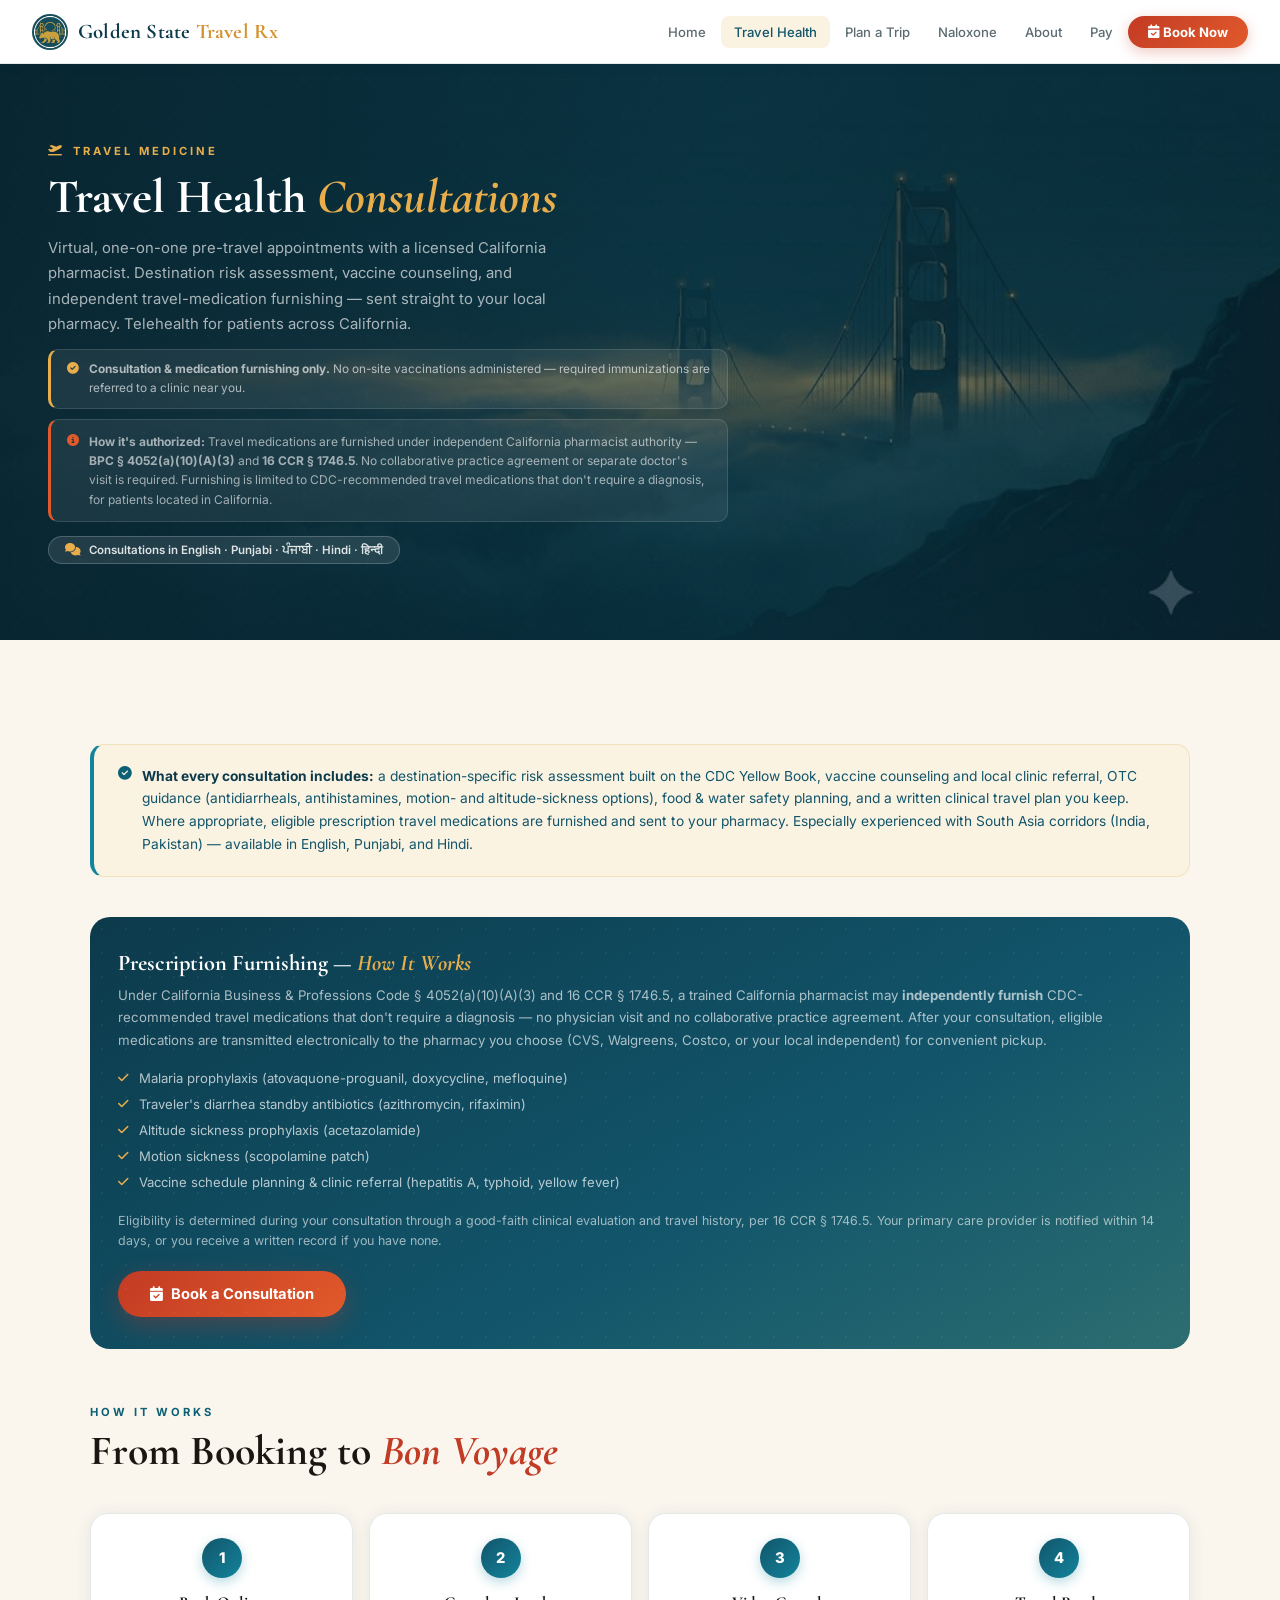
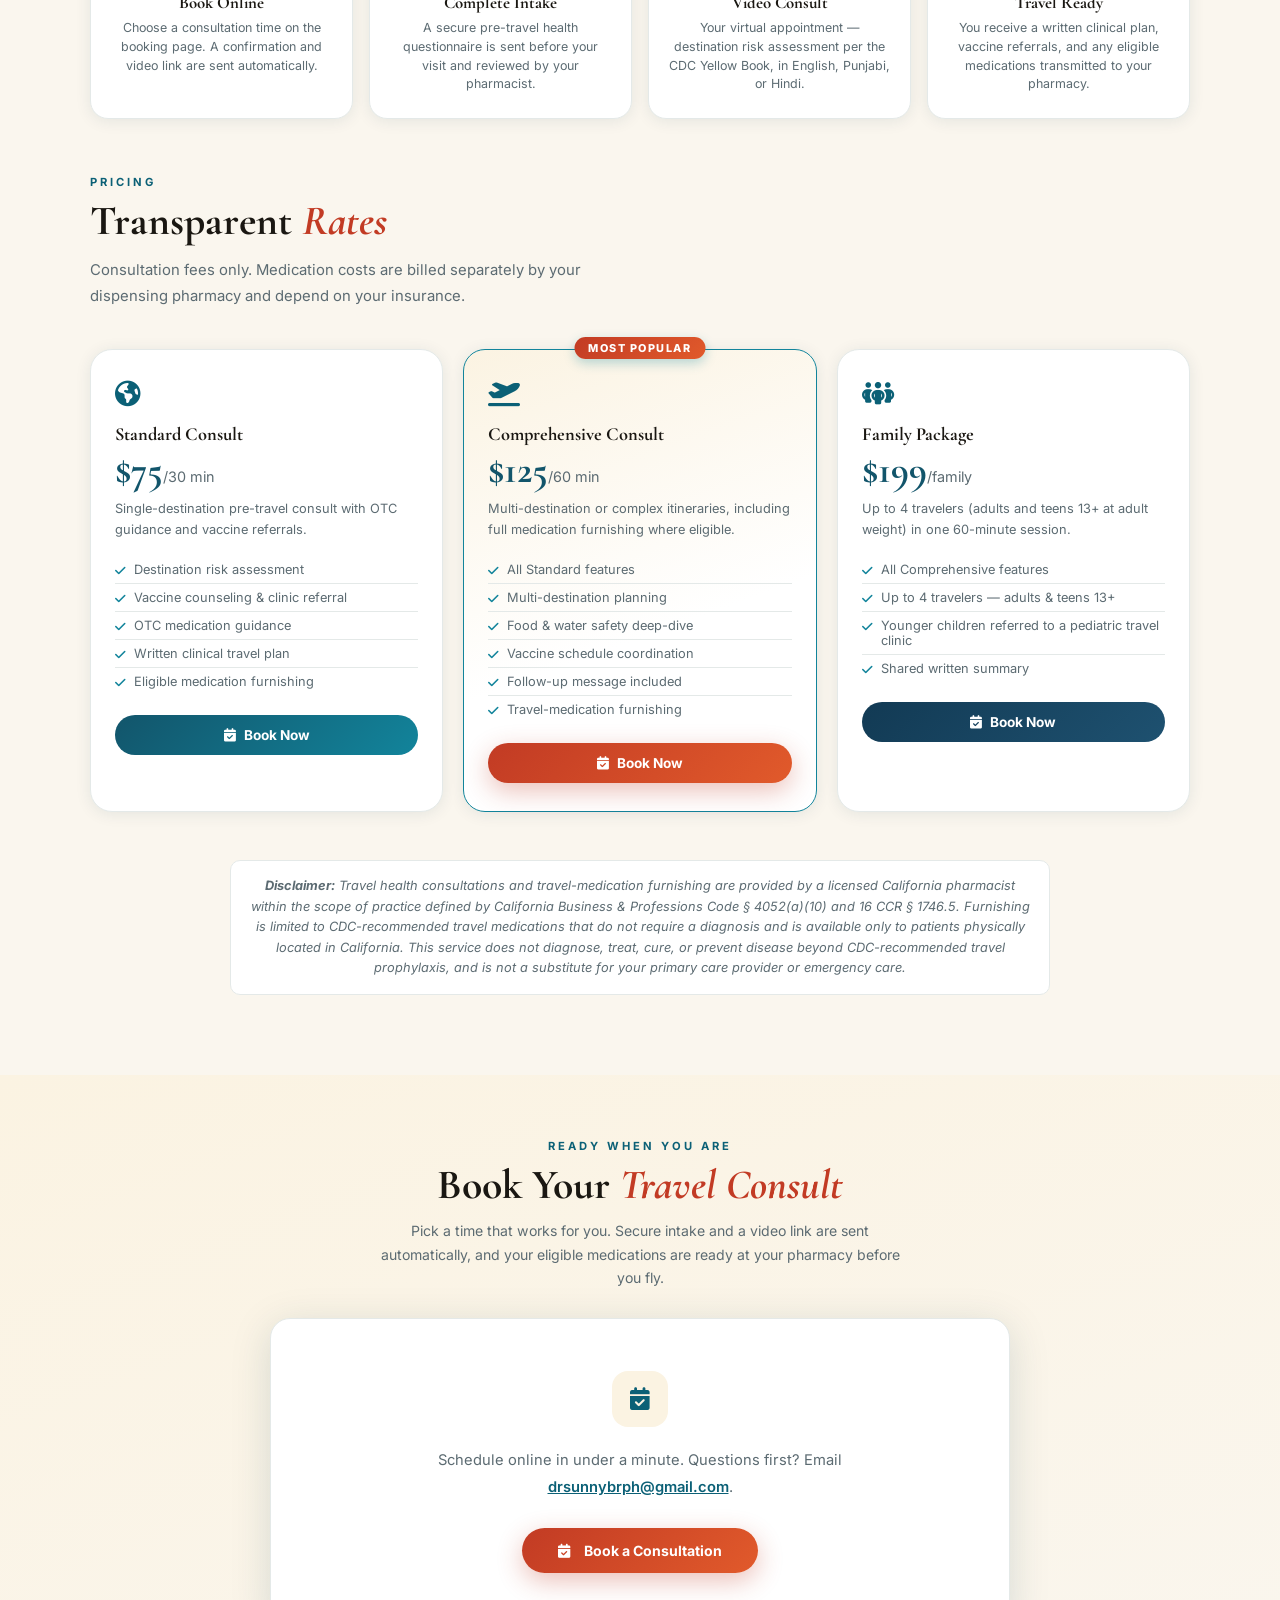
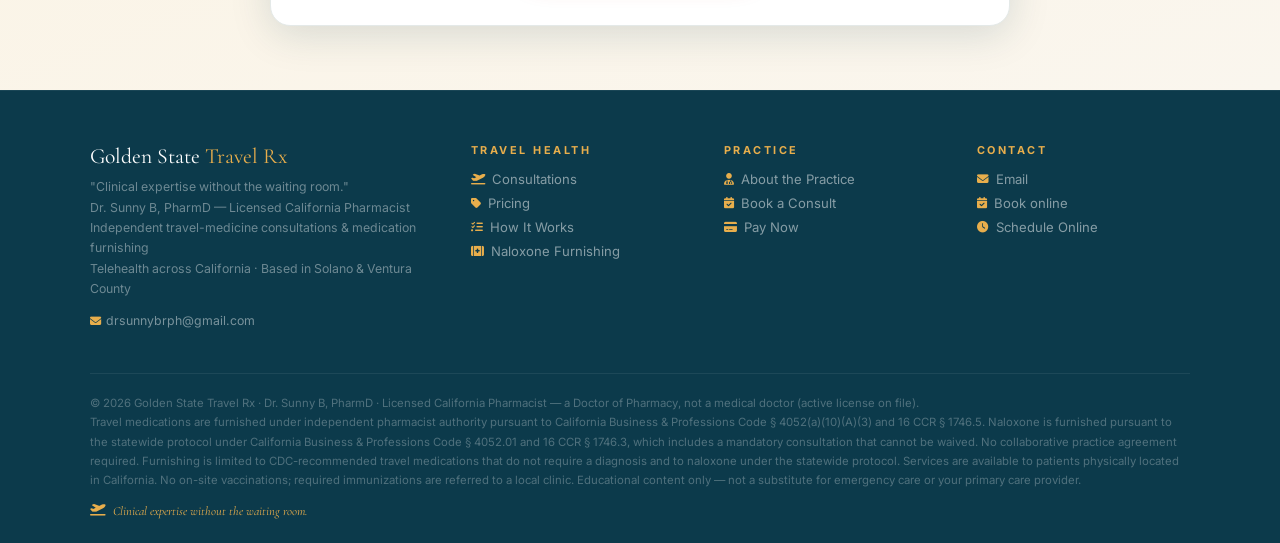
<file: travel-health.html>
<!DOCTYPE html>
<html lang="en">
<head>
<meta charset="UTF-8"/>
<meta name="viewport" content="width=device-width, initial-scale=1.0"/>
<title>Travel Health Consultations & Medication Furnishing | a licensed California pharmacist | California</title>
<meta name="description" content="Virtual pre-travel consultations and independent travel-medication furnishing from Golden State Travel Rx. Malaria prophylaxis, traveler's diarrhea antibiotics, altitude and motion-sickness medications — furnished under California BPC § 4052(a)(10) and sent to your local pharmacy. Telehealth across California. English, Punjabi, Hindi."/>
<meta name="keywords" content="travel health consultation California, malaria prophylaxis pharmacist California, travelers diarrhea antibiotic furnishing, altitude sickness acetazolamide pharmacist, Punjabi Hindi travel health, CDC travel medication pharmacist"/>
<meta property="og:title" content="Travel Health Consultations & Medication Furnishing | a licensed California pharmacist"/>
<meta property="og:description" content="Pre-travel consultations and independent travel-medication furnishing from a licensed California PharmD. Telehealth across California."/>
<meta property="og:type" content="website"/>
<meta property="og:url" content="https://goldenstatetravelrx.com/travel-health.html"/>
<link rel="canonical" href="https://goldenstatetravelrx.com/travel-health.html"/>
<link href="https://fonts.googleapis.com/css2?family=Cormorant+Garamond:ital,wght@0,400;0,600;0,700;1,400;1,600&family=Inter:wght@300;400;500;600;700&display=swap" rel="stylesheet"/>
<link href="https://cdnjs.cloudflare.com/ajax/libs/font-awesome/6.5.0/css/all.min.css" rel="stylesheet"/>
<link rel="icon" href="favicon.ico" sizes="any"/>
<link rel="icon" type="image/png" sizes="32x32" href="favicon-32.png"/>
<link rel="apple-touch-icon" href="apple-touch-icon.png"/>
<meta property="og:image" content="https://goldenstatetravelrx.com/og-card.jpg"/>
<meta name="twitter:card" content="summary_large_image"/>
<link rel="stylesheet" href="styles.css"/>
</head>
<body>

<nav class="navbar">
  <a class="nav-brand" href="index.html">
    <div class="nav-brand-icon"><img src="emblem-512.png" alt="Golden State Travel Rx emblem"/></div>
    <div class="nav-brand-text">Golden State <span>Travel Rx</span></div>
  </a>
  <ul class="nav-menu" id="navMenu">
    <li class="nav-item"><a class="nav-link" href="index.html" data-nav="home">Home</a></li>
    <li class="nav-item"><a class="nav-link" href="travel-health.html" data-nav="travel">Travel Health</a></li>
    <li class="nav-item"><a class="nav-link" href="plan.html" data-nav="plan">Plan a Trip</a></li>
    <li class="nav-item"><a class="nav-link" href="naloxone.html" data-nav="naloxone">Naloxone</a></li>
    <li class="nav-item"><a class="nav-link" href="about.html" data-nav="about">About</a></li>
    <li class="nav-item"><a class="nav-link" href="pay.html" data-nav="pay">Pay</a></li>
    <li class="nav-item"><a class="nav-link nav-cta" href="book.html" data-nav="book"><i class="fa-solid fa-calendar-check"></i> Book Now</a></li>
  </ul>
  <button class="hamburger" onclick="toggleMobileMenu()" id="hamburger" aria-label="Toggle menu">☰</button>
</nav>

<main>
  <div class="page-hero">
    <div class="page-hero-inner">
      <span class="eyebrow"><i class="fa-solid fa-plane-departure"></i> Travel Medicine</span>
      <h1>Travel Health <em>Consultations</em></h1>
      <p>Virtual, one-on-one pre-travel appointments with a licensed California pharmacist. Destination risk assessment, vaccine counseling, and independent travel-medication furnishing — sent straight to your local pharmacy. Telehealth for patients across California.</p>
      <div class="no-shots-notice"><i class="fa-solid fa-circle-check"></i><span><strong>Consultation &amp; medication furnishing only.</strong> No on-site vaccinations administered — required immunizations are referred to a clinic near you.</span></div>
      <div class="disclaimer" style="margin-top:10px;"><i class="fa-solid fa-circle-info"></i><span><strong>How it's authorized:</strong> Travel medications are furnished under independent California pharmacist authority — <strong>BPC § 4052(a)(10)(A)(3)</strong> and <strong>16 CCR § 1746.5</strong>. No collaborative practice agreement or separate doctor's visit is required. Furnishing is limited to CDC-recommended travel medications that don't require a diagnosis, for patients located in California.</span></div>
      <div class="lang-badge" style="margin-top:14px;"><i class="fa-solid fa-comments"></i> Consultations in English · Punjabi · ਪੰਜਾਬੀ · Hindi · हिन्दी</div>
    </div>
  </div>

  <section>
    <div class="container">

      <div class="highlight-box">
        <p><i class="fa-solid fa-circle-check"></i><span><strong>What every consultation includes:</strong> a destination-specific risk assessment built on the CDC Yellow Book, vaccine counseling and local clinic referral, OTC guidance (antidiarrheals, antihistamines, motion- and altitude-sickness options), food &amp; water safety planning, and a written clinical travel plan you keep. Where appropriate, eligible prescription travel medications are furnished and sent to your pharmacy. Especially experienced with South Asia corridors (India, Pakistan) — available in English, Punjabi, and Hindi.</span></p>
      </div>

      <div class="rx-future-box">
        <h3>Prescription Furnishing — <em>How It Works</em></h3>
        <p>Under California Business &amp; Professions Code § 4052(a)(10)(A)(3) and 16 CCR § 1746.5, a trained California pharmacist may <strong>independently furnish</strong> CDC-recommended travel medications that don't require a diagnosis — no physician visit and no collaborative practice agreement. After your consultation, eligible medications are transmitted electronically to the pharmacy you choose (CVS, Walgreens, Costco, or your local independent) for convenient pickup.</p>
        <ul class="rx-future-list">
          <li><i class="fa-solid fa-check"></i>Malaria prophylaxis (atovaquone-proguanil, doxycycline, mefloquine)</li>
          <li><i class="fa-solid fa-check"></i>Traveler's diarrhea standby antibiotics (azithromycin, rifaximin)</li>
          <li><i class="fa-solid fa-check"></i>Altitude sickness prophylaxis (acetazolamide)</li>
          <li><i class="fa-solid fa-check"></i>Motion sickness (scopolamine patch)</li>
          <li><i class="fa-solid fa-check"></i>Vaccine schedule planning &amp; clinic referral (hepatitis A, typhoid, yellow fever)</li>
        </ul>
        <p style="font-size:.78rem;color:rgba(255,255,255,.6);margin-top:16px;line-height:1.6;">Eligibility is determined during your consultation through a good-faith clinical evaluation and travel history, per 16 CCR § 1746.5. Your primary care provider is notified within 14 days, or you receive a written record if you have none.</p>
        <a class="btn-orange" style="margin-top:20px;max-width:320px;" href="book.html"><i class="fa-solid fa-calendar-check"></i> Book a Consultation</a>
      </div>

      <div id="how" style="margin-top:56px;">
        <span class="eyebrow">How It Works</span>
        <h2 class="section-title">From Booking to <em>Bon Voyage</em></h2>
        <div class="steps-grid">
          <div class="step-card"><div class="step-num">1</div><h4>Book Online</h4><p>Choose a consultation time on the booking page. A confirmation and video link are sent automatically.</p></div>
          <div class="step-card"><div class="step-num">2</div><h4>Complete Intake</h4><p>A secure pre-travel health questionnaire is sent before your visit and reviewed by your pharmacist.</p></div>
          <div class="step-card"><div class="step-num">3</div><h4>Video Consult</h4><p>Your virtual appointment — destination risk assessment per the CDC Yellow Book, in English, Punjabi, or Hindi.</p></div>
          <div class="step-card"><div class="step-num">4</div><h4>Travel Ready</h4><p>You receive a written clinical plan, vaccine referrals, and any eligible medications transmitted to your pharmacy.</p></div>
        </div>
      </div>

      <div id="pricing" style="margin-top:56px;">
        <span class="eyebrow">Pricing</span>
        <h2 class="section-title">Transparent <em>Rates</em></h2>
        <p class="section-sub">Consultation fees only. Medication costs are billed separately by your dispensing pharmacy and depend on your insurance.</p>
        <div class="pricing-grid">
          <div class="price-card">
            <div class="price-icon"><i class="fa-solid fa-earth-americas"></i></div>
            <h3>Standard Consult</h3><div class="price-amount">$75<span>/30 min</span></div>
            <p class="price-desc">Single-destination pre-travel consult with OTC guidance and vaccine referrals.</p>
            <ul class="price-features">
              <li><i class="fa-solid fa-check"></i>Destination risk assessment</li>
              <li><i class="fa-solid fa-check"></i>Vaccine counseling &amp; clinic referral</li>
              <li><i class="fa-solid fa-check"></i>OTC medication guidance</li>
              <li><i class="fa-solid fa-check"></i>Written clinical travel plan</li>
              <li><i class="fa-solid fa-check"></i>Eligible medication furnishing</li>
            </ul>
            <a class="btn-green" href="book.html"><i class="fa-solid fa-calendar-check"></i> Book Now</a>
          </div>
          <div class="price-card featured">
            <div class="featured-badge">Most Popular</div>
            <div class="price-icon"><i class="fa-solid fa-plane-departure"></i></div>
            <h3>Comprehensive Consult</h3><div class="price-amount">$125<span>/60 min</span></div>
            <p class="price-desc">Multi-destination or complex itineraries, including full medication furnishing where eligible.</p>
            <ul class="price-features">
              <li><i class="fa-solid fa-check"></i>All Standard features</li>
              <li><i class="fa-solid fa-check"></i>Multi-destination planning</li>
              <li><i class="fa-solid fa-check"></i>Food &amp; water safety deep-dive</li>
              <li><i class="fa-solid fa-check"></i>Vaccine schedule coordination</li>
              <li><i class="fa-solid fa-check"></i>Follow-up message included</li>
              <li><i class="fa-solid fa-check"></i>Travel-medication furnishing</li>
            </ul>
            <a class="btn-cta" href="book.html"><i class="fa-solid fa-calendar-check"></i> Book Now</a>
          </div>
          <div class="price-card">
            <div class="price-icon"><i class="fa-solid fa-people-group"></i></div>
            <h3>Family Package</h3><div class="price-amount">$199<span>/family</span></div>
            <p class="price-desc">Up to 4 travelers (adults and teens 13+ at adult weight) in one 60-minute session.</p>
            <ul class="price-features">
              <li><i class="fa-solid fa-check"></i>All Comprehensive features</li>
              <li><i class="fa-solid fa-check"></i>Up to 4 travelers — adults &amp; teens 13+</li>
              <li><i class="fa-solid fa-check"></i>Younger children referred to a pediatric travel clinic</li>
              <li><i class="fa-solid fa-check"></i>Shared written summary</li>
            </ul>
            <a class="btn-slate" href="book.html"><i class="fa-solid fa-calendar-check"></i> Book Now</a>
          </div>
        </div>
      </div>

      <div class="container" style="margin-top:48px;text-align:center;padding:0;">
        <p style="font-size:.8rem;color:var(--gray);line-height:1.6;max-width:820px;margin:0 auto;padding:15px;border:1px solid var(--gray4);border-radius:10px;background:white;">
          <em><strong>Disclaimer:</strong> Travel health consultations and travel-medication furnishing are provided by a licensed California pharmacist within the scope of practice defined by California Business &amp; Professions Code § 4052(a)(10) and 16 CCR § 1746.5. Furnishing is limited to CDC-recommended travel medications that do not require a diagnosis and is available only to patients physically located in California. This service does not diagnose, treat, cure, or prevent disease beyond CDC-recommended travel prophylaxis, and is not a substitute for your primary care provider or emergency care.</em>
        </p>
      </div>

    </div>
  </section>

  <div class="form-section">
    <div class="container-sm">
      <div style="text-align:center;margin-bottom:28px;">
        <span class="eyebrow">Ready When You Are</span>
        <h2 class="section-title" style="margin-bottom:8px;">Book Your <em>Travel Consult</em></h2>
        <p style="font-size:.88rem;color:var(--gray);line-height:1.7;max-width:540px;margin:0 auto;">Pick a time that works for you. Secure intake and a video link are sent automatically, and your eligible medications are ready at your pharmacy before you fly.</p>
      </div>
      <div style="background:white;border-radius:20px;box-shadow:var(--shadow2);border:1.5px solid var(--gray4);padding:52px 32px;text-align:center;">
        <div style="width:56px;height:56px;background:var(--mint);border-radius:16px;display:flex;align-items:center;justify-content:center;margin:0 auto 20px;">
          <i class="fa-solid fa-calendar-check" style="font-size:1.4rem;color:var(--emerald2);"></i>
        </div>
        <p style="font-family:'Inter',sans-serif;font-size:.92rem;color:var(--gray);line-height:1.8;margin-bottom:28px;max-width:420px;margin-left:auto;margin-right:auto;">Schedule online in under a minute. Questions first? Email <a href="mailto:drsunnybrph@gmail.com" style="color:var(--emerald2);font-weight:600;">drsunnybrph@gmail.com</a>.</p>
        <a href="book.html" class="btn-orange" style="display:inline-flex;text-decoration:none;font-size:.88rem;padding:14px 36px;">
          <i class="fa-solid fa-calendar-check"></i>&nbsp; Book a Consultation
        </a>
      </div>
    </div>
  </div>
</main>

<footer>
  <div class="footer-inner">
    <div class="footer-grid">
      <div>
        <div class="footer-brand">Golden State <span>Travel Rx</span></div>
        <div class="footer-tagline">"Clinical expertise without the waiting room."<br/>Dr. Sunny B, PharmD — Licensed California Pharmacist<br/>Independent travel-medicine consultations &amp; medication furnishing<br/>Telehealth across California · Based in Solano &amp; Ventura County</div>
        <div style="margin-top:10px;"><a href="mailto:drsunnybrph@gmail.com" style="color:rgba(255,255,255,.45);font-size:.77rem;text-decoration:none;font-family:'Inter',sans-serif;"><i class="fa-solid fa-envelope" style="font-size:.7rem;color:var(--emerald4);margin-right:5px;"></i>drsunnybrph@gmail.com</a></div>
      </div>
      <div class="footer-col"><h4>Travel Health</h4><ul>
        <li><a href="travel-health.html"><i class="fa-solid fa-plane-departure"></i>Consultations</a></li>
        <li><a href="travel-health.html#pricing"><i class="fa-solid fa-tag"></i>Pricing</a></li>
        <li><a href="travel-health.html#how"><i class="fa-solid fa-list-check"></i>How It Works</a></li>
        <li><a href="naloxone.html"><i class="fa-solid fa-kit-medical"></i>Naloxone Furnishing</a></li>
      </ul></div>
      <div class="footer-col"><h4>Practice</h4><ul>
        <li><a href="about.html"><i class="fa-solid fa-user-doctor"></i>About the Practice</a></li>
        <li><a href="book.html"><i class="fa-solid fa-calendar-check"></i>Book a Consult</a></li>
        <li><a href="pay.html"><i class="fa-solid fa-credit-card"></i>Pay Now</a></li>
      </ul></div>
      <div class="footer-col"><h4>Contact</h4><ul>
        <li><a href="mailto:drsunnybrph@gmail.com"><i class="fa-solid fa-envelope"></i>Email</a></li>
        <li><a href="book.html"><i class="fa-solid fa-calendar-check"></i>Book online</a></li>
        <li><a href="book.html"><i class="fa-solid fa-clock"></i>Schedule Online</a></li>
      </ul></div>
    </div>
    <div class="footer-bottom">
      <div>
        <div class="footer-legal">© 2026 Golden State Travel Rx · Dr. Sunny B, PharmD · Licensed California Pharmacist — a Doctor of Pharmacy, not a medical doctor (active license on file).<br/>Travel medications are furnished under independent pharmacist authority pursuant to California Business &amp; Professions Code § 4052(a)(10)(A)(3) and 16 CCR § 1746.5. Naloxone is furnished pursuant to the statewide protocol under California Business &amp; Professions Code § 4052.01 and 16 CCR § 1746.3, which includes a mandatory consultation that cannot be waived. No collaborative practice agreement required. Furnishing is limited to CDC-recommended travel medications that do not require a diagnosis and to naloxone under the statewide protocol. Services are available to patients physically located in California. No on-site vaccinations; required immunizations are referred to a local clinic. Educational content only — not a substitute for emergency care or your primary care provider.</div>
      </div>
      <div class="footer-love"><i class="fa-solid fa-plane-departure"></i> Clinical expertise without the waiting room.</div>
    </div>
  </div>
</footer>

<script src="script.js"></script>
</body>
</html>
</file>
<file: styles.css>
:root{
  /* ===== Golden State / Golden Gate palette =====
     deep Pacific teal base · California gold · Golden Gate international orange · warm sand */
  --forest:#0C3A4B;   --emerald:#12556B;  --emerald2:#0B6076;  --emerald3:#12849B;  --emerald4:#E8AE4C;
  --mint:#FBF3E2;      --mint2:#F1E1BE;    --orange:#C23B24;    --orange2:#E15A2B;   --orange3:#F4C9AC;  --orange4:#FCEEE6;
  --slate:#123A54;--slate2:#1E5170;--slate3:#EAF3F7;
  --gray:#5C6B72;--gray2:#93A2A8;--gray3:#F5F7F6;--gray4:#E4E9E8;
  --white:#FFFFFF;--cream:#FAF6EE;--text:#1A1712;
  --gold:#E8AE4C;--gold2:#D4922E;--ggorange:#C23B24;
  --radius:16px;--shadow:0 2px 16px rgba(12,58,75,.09);--shadow2:0 8px 40px rgba(12,58,75,.15);
}
*{margin:0;padding:0;box-sizing:border-box;}
html{scroll-behavior:smooth;}
body{font-family:'Inter',sans-serif;background:var(--cream);color:var(--text);overflow-x:hidden;animation:fadeIn .28s ease both;padding-top:64px;}
@keyframes fadeIn{from{opacity:0;transform:translateY(8px)}to{opacity:1;transform:translateY(0)}}

/* FA sizing */
.card-icon i{font-size:1.25rem;}
.di-icon i{font-size:1rem;}
.hero-stat-num i{font-size:1.5rem;}
.price-icon i{font-size:1.6rem;color:var(--emerald2);}
.pay-logo i{font-size:2rem;}
.nav-brand-icon i{font-size:1rem;color:white;}
.emr-rec i{font-size:.8rem;color:var(--emerald2);}

/* ─── NAVBAR ─── */
.navbar{position:fixed;top:0;left:0;right:0;z-index:1000;background:rgba(255,255,255,.97);backdrop-filter:blur(16px);border-bottom:1px solid rgba(6,78,59,.1);padding:0 32px;height:64px;display:flex;align-items:center;justify-content:space-between;box-shadow:0 1px 12px rgba(6,78,59,.06);}
.nav-brand{display:flex;align-items:center;gap:10px;text-decoration:none;}
.nav-brand-icon{width:36px;height:36px;background:linear-gradient(135deg,var(--emerald),var(--emerald3));border-radius:10px;display:flex;align-items:center;justify-content:center;flex-shrink:0;}
.nav-brand-text{font-family:'Cormorant Garamond',serif;font-size:1.3rem;font-weight:700;color:var(--forest);}
.nav-brand-text span{color:var(--orange);}
.nav-menu{display:flex;align-items:center;gap:2px;list-style:none;}
.nav-item{position:relative;}
.nav-link{background:none;border:none;color:var(--gray);font-size:.82rem;font-weight:500;cursor:pointer;padding:8px 13px;border-radius:8px;transition:all .2s;font-family:'Inter',sans-serif;display:inline-flex;align-items:center;gap:4px;white-space:nowrap;text-decoration:none;}
.nav-link:hover,.nav-link.active{background:var(--mint);color:var(--emerald);}
.chevron{font-size:.62rem;transition:transform .2s;}
.nav-item.open .chevron{transform:rotate(180deg);}
.dropdown{position:absolute;top:calc(100% + 8px);left:50%;transform:translateX(-50%);background:var(--white);border:1px solid var(--gray4);border-radius:16px;padding:8px;min-width:240px;opacity:0;pointer-events:none;transition:all .2s;box-shadow:var(--shadow2);}
.nav-item.open .dropdown{opacity:1;pointer-events:all;}
.dropdown-item{display:flex;align-items:center;gap:10px;padding:10px 12px;border-radius:10px;color:var(--gray);font-size:.82rem;font-weight:500;transition:all .2s;text-decoration:none;width:100%;}
.dropdown-item:hover{background:var(--mint);color:var(--emerald);}
.dropdown-item strong{color:var(--text);display:block;font-size:.83rem;}
.dropdown-item small{color:var(--gray2);font-size:.72rem;}
.di-icon{width:34px;height:34px;border-radius:9px;display:flex;align-items:center;justify-content:center;flex-shrink:0;}
.nav-cta{background:linear-gradient(135deg,var(--orange),var(--orange2))!important;color:white!important;font-weight:700!important;border-radius:50px!important;padding:8px 20px!important;box-shadow:0 4px 14px rgba(234,88,12,.25);}
.nav-cta:hover{opacity:.9!important;transform:translateY(-1px);}
.hamburger{display:none;background:none;border:none;color:var(--forest);font-size:1.4rem;cursor:pointer;padding:4px 8px;line-height:1;}

/* ─── HERO ─── */
.hero{min-height:calc(100vh - 64px);background:linear-gradient(150deg,var(--forest) 0%,var(--emerald) 45%,#065F3A 100%);position:relative;overflow:hidden;display:flex;align-items:center;padding:60px 48px;}
.hero-dots{position:absolute;inset:0;background-image:radial-gradient(rgba(255,255,255,.06) 1px,transparent 1px);background-size:36px 36px;}
.hero-glow{position:absolute;width:700px;height:700px;border-radius:50%;background:radial-gradient(circle,rgba(16,185,129,.15),transparent 70%);top:-200px;right:-100px;pointer-events:none;}
.hero-glow2{position:absolute;width:400px;height:400px;border-radius:50%;background:radial-gradient(circle,rgba(234,88,12,.08),transparent 70%);bottom:0;left:30%;pointer-events:none;}
.hero-content{position:relative;z-index:2;max-width:680px;}
.hero-eyebrow{display:inline-flex;align-items:center;gap:10px;background:rgba(255,255,255,.1);border:1px solid rgba(255,255,255,.2);color:rgba(255,255,255,.9);font-size:.72rem;font-weight:600;letter-spacing:2px;text-transform:uppercase;padding:7px 18px;border-radius:50px;margin-bottom:24px;}
.hero-eyebrow i{font-size:.85rem;color:var(--emerald4);}
.hero h1{font-family:'Cormorant Garamond',serif;font-size:clamp(2.8rem,5.5vw,4.8rem);color:var(--white);line-height:1.1;font-weight:700;margin-bottom:18px;}
.hero h1 em{color:var(--emerald4);font-style:italic;display:block;}
.hero-desc{color:rgba(255,255,255,.7);font-size:.97rem;line-height:1.75;max-width:500px;margin-bottom:36px;}
.hero-btns{display:flex;gap:12px;flex-wrap:wrap;}
.hero-stats{display:flex;gap:32px;margin-top:52px;flex-wrap:wrap;}
.hero-stat-num{font-family:'Cormorant Garamond',serif;font-size:2rem;color:var(--emerald4);font-weight:700;display:block;line-height:1;}
.hero-stat-label{font-size:.72rem;color:rgba(255,255,255,.5);text-transform:uppercase;letter-spacing:1px;margin-top:4px;}
.hero-divider{width:1px;background:rgba(255,255,255,.12);align-self:stretch;}

/* ─── PAGE HERO ─── */
.page-hero{background:linear-gradient(140deg,var(--forest) 0%,var(--emerald) 100%);padding:80px 48px 56px;position:relative;overflow:hidden;}
.page-hero::after{content:'';position:absolute;inset:0;background-image:radial-gradient(rgba(255,255,255,.04) 1px,transparent 1px);background-size:32px 32px;}
.page-hero-inner{position:relative;z-index:1;max-width:680px;}
.page-hero h1{font-family:'Cormorant Garamond',serif;font-size:clamp(2rem,4vw,3rem);color:white;font-weight:700;margin-bottom:10px;}
.page-hero h1 em{color:var(--emerald4);font-style:italic;}
.page-hero p{color:rgba(255,255,255,.65);font-size:.93rem;line-height:1.7;max-width:540px;}
.page-hero .eyebrow{color:var(--emerald4);display:flex;align-items:center;gap:8px;margin-bottom:10px;}
.disclaimer{background:rgba(255,255,255,.07);border:1px solid rgba(255,255,255,.12);border-left:3px solid var(--orange2);border-radius:10px;padding:12px 16px;margin-top:20px;font-size:.75rem;color:rgba(255,255,255,.6);line-height:1.6;display:flex;gap:10px;position:relative;z-index:1;}
.disclaimer i{color:var(--orange2);flex-shrink:0;margin-top:2px;}

/* ─── SECTIONS ─── */
section{padding:80px 40px;}
.container{max-width:1100px;margin:0 auto;}
.container-sm{max-width:740px;margin:0 auto;}
.eyebrow{font-size:.7rem;font-weight:700;letter-spacing:3px;text-transform:uppercase;color:var(--emerald2);margin-bottom:8px;display:block;}
.section-title{font-family:'Cormorant Garamond',serif;font-size:clamp(1.8rem,3.5vw,2.6rem);font-weight:700;color:var(--text);line-height:1.2;margin-bottom:10px;}
.section-title em{color:var(--orange);font-style:italic;}
.section-sub{color:var(--gray);font-size:.93rem;line-height:1.75;max-width:520px;}
.center{text-align:center;}
.center .section-sub{margin:0 auto 48px;}
.center .eyebrow{text-align:center;}

/* ─── BUTTONS ─── */
.btn-orange{background:linear-gradient(135deg,var(--orange),var(--orange2));color:white;border:none;border-radius:50px;padding:14px 32px;font-size:.92rem;font-weight:700;cursor:pointer;display:inline-flex;align-items:center;gap:8px;transition:all .2s;box-shadow:0 8px 28px rgba(234,88,12,.35);font-family:'Inter',sans-serif;text-decoration:none;}
.btn-orange:hover{transform:translateY(-2px);box-shadow:0 12px 36px rgba(234,88,12,.45);}
.btn-ghost-white{background:rgba(255,255,255,.08);color:white;border:1.5px solid rgba(255,255,255,.25);border-radius:50px;padding:13px 28px;font-size:.92rem;font-weight:600;cursor:pointer;transition:all .2s;font-family:'Inter',sans-serif;display:inline-flex;align-items:center;gap:8px;text-decoration:none;}
.btn-ghost-white:hover{background:rgba(255,255,255,.16);border-color:rgba(255,255,255,.5);}
.btn-cta{background:linear-gradient(135deg,var(--orange),var(--orange2));color:white;border:none;border-radius:50px;padding:12px 24px;font-size:.85rem;font-weight:700;cursor:pointer;width:100%;transition:all .2s;font-family:'Inter',sans-serif;box-shadow:0 4px 14px rgba(234,88,12,.2);display:flex;align-items:center;justify-content:center;gap:8px;text-decoration:none;}
.btn-cta:hover{transform:translateY(-1px);box-shadow:0 8px 20px rgba(234,88,12,.3);}
.btn-green{background:linear-gradient(135deg,var(--emerald),var(--emerald3));color:white;border:none;border-radius:50px;padding:12px 24px;font-size:.85rem;font-weight:700;cursor:pointer;width:100%;transition:all .2s;font-family:'Inter',sans-serif;display:flex;align-items:center;justify-content:center;gap:8px;text-decoration:none;}
.btn-green:hover{transform:translateY(-1px);opacity:.9;}
.btn-slate{background:linear-gradient(135deg,var(--slate),var(--slate2));color:white;border:none;border-radius:50px;padding:12px 24px;font-size:.85rem;font-weight:700;cursor:pointer;width:100%;transition:all .2s;font-family:'Inter',sans-serif;display:flex;align-items:center;justify-content:center;gap:8px;text-decoration:none;}
.btn-slate:hover{transform:translateY(-1px);opacity:.9;}

/* ─── CARDS ─── */
.cards-grid{display:grid;grid-template-columns:repeat(auto-fit,minmax(300px,1fr));gap:22px;margin-top:48px;}
.card{background:var(--white);border-radius:20px;padding:28px;box-shadow:var(--shadow);border:1.5px solid var(--gray4);transition:all .3s;}
.card:hover{transform:translateY(-5px);box-shadow:var(--shadow2);border-color:var(--mint2);}
.card-icon{width:50px;height:50px;border-radius:14px;display:flex;align-items:center;justify-content:center;margin-bottom:16px;}
.ci-green{background:var(--mint);color:var(--emerald2);}
.ci-orange{background:var(--orange4);color:var(--orange);}
.ci-slate{background:var(--slate3);color:var(--slate2);}
.card h3{font-family:'Cormorant Garamond',serif;font-size:1.2rem;font-weight:700;margin-bottom:8px;color:var(--text);}
.card p{font-size:.84rem;color:var(--gray);line-height:1.65;margin-bottom:16px;}
.card-link{font-size:.8rem;font-weight:700;color:var(--emerald2);display:inline-flex;align-items:center;gap:6px;text-decoration:none;transition:color .2s;}
.card-link:hover{color:var(--orange);}
.tag-row{display:flex;gap:8px;flex-wrap:wrap;margin-top:10px;}

/* ─── PRICING ─── */
.pricing-grid{display:grid;grid-template-columns:repeat(auto-fit,minmax(250px,1fr));gap:20px;margin-top:40px;}
.price-card{background:var(--white);border-radius:22px;padding:28px 24px;border:1.5px solid var(--gray4);box-shadow:var(--shadow);transition:all .3s;position:relative;}
.price-card:hover{transform:translateY(-4px);box-shadow:var(--shadow2);}
.price-card.featured{border-color:var(--emerald3);background:linear-gradient(160deg,var(--mint) 0%,var(--white) 60%);}
.featured-badge{position:absolute;top:-13px;left:50%;transform:translateX(-50%);background:linear-gradient(135deg,var(--orange),var(--orange2));color:white;font-size:.68rem;font-weight:800;letter-spacing:1.5px;text-transform:uppercase;padding:4px 14px;border-radius:50px;white-space:nowrap;box-shadow:0 4px 12px rgba(234,88,12,.3);}
.price-icon{font-size:1.6rem;margin-bottom:14px;display:block;}
.price-card h3{font-family:'Cormorant Garamond',serif;font-size:1.15rem;font-weight:700;color:var(--text);margin-bottom:6px;}
.price-amount{font-family:'Cormorant Garamond',serif;font-size:2.4rem;font-weight:700;color:var(--emerald);line-height:1;}
.price-amount span{font-size:.9rem;color:var(--gray);font-family:'Inter',sans-serif;font-weight:400;}
.price-desc{font-size:.8rem;color:var(--gray);line-height:1.6;margin:10px 0 16px;}
.price-features{list-style:none;margin-bottom:20px;}
.price-features li{font-size:.8rem;color:var(--gray);padding:6px 0;display:flex;align-items:flex-start;gap:8px;border-bottom:1px solid var(--gray4);}
.price-features li:last-child{border-bottom:none;}
.price-features li i{color:var(--emerald3);font-size:.75rem;margin-top:3px;flex-shrink:0;}

/* ─── STEPS ─── */
.steps-grid{display:grid;grid-template-columns:repeat(auto-fit,minmax(180px,1fr));gap:16px;margin-top:36px;}
.step-card{background:var(--white);border-radius:18px;padding:24px 20px;text-align:center;border:1.5px solid var(--gray4);box-shadow:var(--shadow);transition:border-color .2s;}
.step-card:hover{border-color:var(--mint2);}
.step-num{width:40px;height:40px;border-radius:50%;background:linear-gradient(135deg,var(--emerald),var(--emerald3));color:white;font-weight:800;font-size:.92rem;display:flex;align-items:center;justify-content:center;margin:0 auto 14px;box-shadow:0 4px 12px rgba(5,150,105,.25);}
.step-card h4{font-family:'Cormorant Garamond',serif;font-size:1.05rem;font-weight:700;color:var(--text);margin-bottom:6px;}
.step-card p{font-size:.78rem;color:var(--gray);line-height:1.5;}

/* ─── FORM SECTION ─── */
.form-section{background:linear-gradient(160deg,var(--mint) 0%,var(--cream) 100%);padding:64px 40px;}
.form-card{background:var(--white);border-radius:24px;padding:48px 40px;box-shadow:var(--shadow2);max-width:720px;margin:0 auto;border:1.5px solid var(--mint2);text-align:center;}
.form-card-icon{width:64px;height:64px;background:var(--mint);border-radius:18px;display:flex;align-items:center;justify-content:center;margin:0 auto 20px;}
.form-card-icon i{font-size:1.8rem;color:var(--emerald2);}
.form-card h3{font-family:'Cormorant Garamond',serif;font-size:1.4rem;font-weight:700;color:var(--text);margin-bottom:10px;display:flex;align-items:center;justify-content:center;gap:10px;}
.form-card h3 i{color:var(--emerald3);font-size:1.2rem;}
.form-card p{color:var(--gray);font-size:.9rem;line-height:1.7;max-width:480px;margin:0 auto 28px;}
.form-note{font-size:.74rem;color:var(--gray2);margin-top:16px;display:flex;align-items:center;justify-content:center;gap:6px;}
.form-note i{color:var(--emerald3);}

/* ─── HIGHLIGHT BOX ─── */
.highlight-box{background:var(--mint);border:1.5px solid var(--mint2);border-left:4px solid var(--emerald3);border-radius:14px;padding:20px 24px;margin:24px 0;}
.highlight-box p{font-size:.86rem;color:var(--emerald);line-height:1.65;display:flex;gap:10px;align-items:flex-start;}
.highlight-box p i{color:var(--emerald2);flex-shrink:0;margin-top:2px;}
.highlight-box strong{color:var(--forest);}

/* ─── EMR ─── */
.emr-grid{display:grid;grid-template-columns:repeat(auto-fit,minmax(230px,1fr));gap:18px;margin-top:32px;}
.emr-card{background:var(--white);border-radius:16px;padding:22px;border:1.5px solid var(--gray4);box-shadow:var(--shadow);}
.emr-card.top{border-color:var(--emerald3);background:var(--mint);}
.emr-rec{font-size:.68rem;font-weight:800;letter-spacing:1.5px;text-transform:uppercase;color:var(--emerald2);margin-bottom:6px;display:flex;align-items:center;gap:6px;}
.emr-name{font-family:'Cormorant Garamond',serif;font-size:1.15rem;font-weight:700;color:var(--text);margin-bottom:4px;}
.emr-price{font-size:.8rem;font-weight:700;color:var(--orange);margin-bottom:8px;}
.emr-features{list-style:none;}
.emr-features li{font-size:.77rem;color:var(--gray);padding:3px 0;display:flex;gap:8px;align-items:flex-start;}
.emr-features li i{color:var(--emerald3);font-size:.7rem;margin-top:3px;flex-shrink:0;}

/* ─── PAY ─── */
.pay-grid{display:grid;grid-template-columns:repeat(auto-fit,minmax(210px,1fr));gap:20px;margin-top:36px;}
.pay-card{background:var(--white);border-radius:22px;padding:28px 24px;text-align:center;border:1.5px solid var(--gray4);box-shadow:var(--shadow);transition:all .25s;}
.pay-card:hover{transform:translateY(-4px);box-shadow:var(--shadow2);border-color:var(--mint2);}
.pay-logo{font-size:2rem;margin-bottom:12px;display:block;}
.pay-card h3{font-weight:700;font-size:1rem;color:var(--text);margin-bottom:4px;}
.pay-handle{font-size:.88rem;font-weight:700;color:var(--emerald2);margin-bottom:12px;display:block;}
.pay-card p{font-size:.76rem;color:var(--gray);margin-bottom:16px;line-height:1.5;}
.pay-btn{display:flex;align-items:center;justify-content:center;gap:8px;border-radius:50px;padding:11px 20px;font-size:.83rem;font-weight:700;text-decoration:none;color:white;transition:all .2s;border:none;cursor:pointer;font-family:'Inter',sans-serif;width:100%;}
.pay-btn:hover{opacity:.9;transform:translateY(-1px);}
.copy-btn{background:var(--mint);color:var(--emerald2);border:1.5px solid var(--mint2);border-radius:50px;padding:10px 20px;font-size:.83rem;font-weight:700;cursor:pointer;width:100%;font-family:'Inter',sans-serif;display:flex;align-items:center;justify-content:center;gap:8px;transition:all .2s;}
.copy-btn:hover{background:var(--mint2);}
.copy-btn.copied{background:var(--emerald3);color:white;border-color:var(--emerald3);}

/* ─── ABOUT ─── */
.about-wrap{display:grid;grid-template-columns:1fr 1fr;min-height:580px;max-width:1100px;margin:0 auto;border-radius:28px;overflow:hidden;box-shadow:var(--shadow2);}
.about-photo-panel{position:relative;min-height:520px;overflow:hidden;background:var(--mint);display:flex;align-items:center;justify-content:center;}
.about-photo-panel img{width:100%;height:100%;object-fit:cover;object-position:center 55%;display:block;}
.about-photo-overlay{position:absolute;inset:0;background:linear-gradient(to right,transparent 60%,rgba(248,250,249,.15) 100%);}
.about-photo-tag{position:absolute;bottom:24px;left:24px;background:rgba(6,78,59,.85);backdrop-filter:blur(8px);color:white;font-size:.72rem;font-weight:600;padding:8px 16px;border-radius:50px;display:flex;align-items:center;gap:8px;letter-spacing:.5px;}
.about-photo-tag i{color:var(--emerald4);}
.about-fallback{position:absolute;inset:0;display:none;flex-direction:column;align-items:center;justify-content:center;gap:16px;padding:40px;}
.about-fallback i{font-size:6rem;color:var(--emerald2);}
.about-fallback p{font-size:.85rem;color:var(--emerald2);text-align:center;line-height:1.6;}
.about-text-panel{background:var(--white);padding:52px 44px;display:flex;flex-direction:column;justify-content:center;}
.cred-badges{display:flex;flex-wrap:wrap;gap:6px;margin-bottom:28px;}
.badge{display:inline-block;font-size:.68rem;font-weight:700;letter-spacing:.5px;padding:4px 12px;border-radius:50px;}
.b-green{background:var(--mint);color:var(--emerald);}
.b-orange{background:var(--orange4);color:var(--orange);}
.b-slate{background:var(--slate3);color:var(--slate2);}
.about-text-panel .section-title em{color:var(--emerald2);}
.about-text-panel p{font-size:.91rem;color:var(--gray);line-height:1.8;margin-bottom:14px;}
.about-stats{display:grid;grid-template-columns:repeat(3,1fr);gap:12px;margin-top:24px;}
.astat{background:var(--mint);border-radius:14px;padding:14px;text-align:center;border:1px solid var(--mint2);}
.astat-num{font-family:'Cormorant Garamond',serif;font-size:1.5rem;font-weight:700;color:var(--emerald);display:block;}
.astat-label{font-size:.66rem;color:var(--gray);text-transform:uppercase;letter-spacing:1px;margin-top:2px;}

/* ─── SCHEDULE BOX ─── */
.schedule-box{background:linear-gradient(135deg,var(--forest),var(--emerald));border-radius:28px;padding:52px 44px;text-align:center;position:relative;overflow:hidden;}
.schedule-box::before{content:'';position:absolute;inset:0;background-image:radial-gradient(rgba(255,255,255,.05) 1px,transparent 1px);background-size:28px 28px;}
.schedule-box h2{font-family:'Cormorant Garamond',serif;font-size:2.2rem;color:white;margin-bottom:10px;position:relative;}
.schedule-box h2 em{color:var(--emerald4);font-style:italic;}
.schedule-box p{color:rgba(255,255,255,.6);font-size:.92rem;margin-bottom:28px;position:relative;}
.schedule-btns{display:flex;gap:14px;justify-content:center;flex-wrap:wrap;position:relative;}

/* ─── FOOTER ─── */
footer{background:var(--forest);padding:52px 40px 24px;border-top:1px solid rgba(255,255,255,.06);}
.footer-inner{max-width:1100px;margin:0 auto;}
.footer-grid{display:grid;grid-template-columns:1.6fr 1fr 1fr 1fr;gap:40px;margin-bottom:44px;}
.footer-brand{font-family:'Cormorant Garamond',serif;font-size:1.35rem;color:white;margin-bottom:8px;}
.footer-brand span{color:var(--emerald4);}
.footer-tagline{font-size:.77rem;color:rgba(255,255,255,.4);line-height:1.65;}
.footer-col h4{font-size:.68rem;font-weight:700;letter-spacing:2.5px;text-transform:uppercase;color:var(--emerald4);margin-bottom:14px;}
.footer-col ul{list-style:none;}
.footer-col ul li{margin-bottom:8px;}
.footer-col ul li a{color:rgba(255,255,255,.5);font-size:.82rem;text-decoration:none;display:flex;align-items:center;gap:7px;transition:color .2s;font-family:'Inter',sans-serif;}
.footer-col ul li a i{font-size:.72rem;color:var(--emerald4);}
.footer-col ul li a:hover{color:var(--emerald4);}
.footer-bottom{border-top:1px solid rgba(255,255,255,.07);padding-top:20px;display:flex;justify-content:space-between;align-items:center;flex-wrap:wrap;gap:12px;}
.footer-legal{font-size:.71rem;color:rgba(255,255,255,.28);line-height:1.7;}
.footer-love{font-size:.78rem;color:var(--emerald4);font-family:'Cormorant Garamond',serif;font-style:italic;display:flex;align-items:center;gap:7px;}

/* ─── MOBILE ─── */
@media(max-width:768px){
  .navbar{padding:0 16px;}
  .nav-menu{display:none;}
  .nav-menu.mobile-open{display:flex;flex-direction:column;position:fixed;top:64px;left:0;right:0;background:white;padding:16px;gap:4px;border-bottom:1px solid var(--gray4);box-shadow:var(--shadow2);max-height:calc(100vh - 64px);overflow-y:auto;}
  /* Only open dropdown when parent nav-item also has .open class */
  .nav-menu.mobile-open .nav-item.open .dropdown{position:static;transform:none;opacity:1;pointer-events:all;box-shadow:none;background:var(--mint);margin-top:4px;}
  .hamburger{display:block;}
  .hero{padding:40px 20px;}
  .hero h1{font-size:clamp(2.2rem,8vw,3.5rem);}
  section{padding:56px 20px;}
  .form-section{padding:44px 20px;}
  .form-card{padding:28px 20px;}
  .about-wrap{grid-template-columns:1fr;}
  .footer-grid{grid-template-columns:1fr 1fr;gap:22px;}
  .page-hero{padding:64px 20px 40px;}
  .schedule-box{padding:36px 20px;}
  .hero-stats{gap:20px;}
  .schedule-btns{flex-direction:column;align-items:center;}
  .schedule-btns a,.schedule-btns .btn-ghost-white{width:100%;max-width:320px;justify-content:center;}
  .pricing-grid{grid-template-columns:1fr;}
}

/* ─── COMING SOON / WAITLIST ─── */
.coming-soon-badge{display:inline-flex;align-items:center;gap:6px;background:var(--orange4);color:var(--orange);font-size:.65rem;font-weight:800;letter-spacing:1.5px;text-transform:uppercase;padding:4px 12px;border-radius:50px;border:1px solid var(--orange3);margin-bottom:10px;}
.coming-soon-badge i{font-size:.65rem;}
.card.coming-soon{opacity:.85;position:relative;}
.card.coming-soon::after{content:'';position:absolute;inset:0;border-radius:20px;border:2px dashed var(--orange3);pointer-events:none;}
.btn-waitlist{text-decoration:none;background:transparent;color:var(--orange);border:1.5px solid var(--orange3);border-radius:50px;padding:10px 22px;font-size:.8rem;font-weight:700;cursor:pointer;font-family:'Inter',sans-serif;display:inline-flex;align-items:center;gap:7px;transition:all .2s;width:100%;justify-content:center;}
.btn-waitlist:hover{background:var(--orange4);border-color:var(--orange2);}

/* ─── WAITLIST MODAL ─── */
.wl-overlay{position:fixed;inset:0;z-index:3000;background:rgba(6,78,59,.55);backdrop-filter:blur(6px);display:none;align-items:center;justify-content:center;padding:20px;}
.wl-overlay.open{display:flex;}
.wl-box{background:white;border-radius:24px;padding:44px 36px;max-width:460px;width:100%;box-shadow:0 24px 64px rgba(0,0,0,.25);position:relative;}
.wl-close{position:absolute;top:16px;right:20px;background:none;border:none;font-size:1.3rem;cursor:pointer;color:var(--gray2);transition:color .2s;}
.wl-close:hover{color:var(--text);}
.wl-icon{width:56px;height:56px;background:var(--orange4);border-radius:16px;display:flex;align-items:center;justify-content:center;margin:0 auto 18px;}
.wl-icon i{font-size:1.5rem;color:var(--orange);}
.wl-box h3{font-family:'Cormorant Garamond',serif;font-size:1.6rem;font-weight:700;color:var(--text);text-align:center;margin-bottom:6px;}
.wl-box p{font-size:.85rem;color:var(--gray);text-align:center;line-height:1.6;margin-bottom:24px;}
.wl-service-tag{display:block;text-align:center;font-size:.72rem;font-weight:700;letter-spacing:1px;text-transform:uppercase;color:var(--orange);margin-bottom:20px;}
.wl-input{width:100%;border:1.5px solid var(--gray4);border-radius:10px;padding:11px 14px;font-family:'Inter',sans-serif;font-size:.9rem;color:var(--text);outline:none;transition:border .2s;background:var(--cream);margin-bottom:10px;}
.wl-input:focus{border-color:var(--emerald3);background:white;}
.btn-wl-submit{width:100%;background:linear-gradient(135deg,var(--orange),var(--orange2));color:white;border:none;border-radius:50px;padding:13px;font-size:.9rem;font-weight:700;cursor:pointer;font-family:'Inter',sans-serif;transition:all .2s;display:flex;align-items:center;justify-content:center;gap:8px;margin-top:4px;}
.btn-wl-submit:hover{transform:translateY(-1px);opacity:.92;}
.wl-note{font-size:.72rem;color:var(--gray2);text-align:center;margin-top:12px;line-height:1.5;}

/* ─── LANGUAGE BADGE ─── */
.lang-badge{display:inline-flex;align-items:center;gap:8px;background:rgba(255,255,255,.1);border:1px solid rgba(255,255,255,.2);color:rgba(255,255,255,.85);font-size:.72rem;font-weight:600;padding:6px 16px;border-radius:50px;margin-bottom:20px;}
.lang-badge i{color:var(--emerald4);font-size:.78rem;}
.lang-badge-light{display:inline-flex;align-items:center;gap:8px;background:var(--mint);border:1px solid var(--mint2);color:var(--emerald);font-size:.72rem;font-weight:600;padding:6px 16px;border-radius:50px;margin-top:12px;}
.lang-badge-light i{color:var(--emerald2);font-size:.78rem;}

/* ─── COUNTY SERVICE AREA ─── */
.county-tag{display:inline-flex;align-items:center;gap:6px;background:rgba(255,255,255,.08);border:1px solid rgba(255,255,255,.15);color:rgba(255,255,255,.7);font-size:.68rem;font-weight:600;padding:5px 13px;border-radius:50px;margin-right:6px;margin-top:8px;}
.county-tag i{font-size:.65rem;color:var(--emerald4);}
.county-row{display:flex;flex-wrap:wrap;gap:4px;margin-top:10px;}

/* ─── NO-SHOTS NOTICE ─── */
.no-shots-notice{background:rgba(255,255,255,.07);border:1px solid rgba(255,255,255,.12);border-left:3px solid var(--emerald4);border-radius:10px;padding:10px 16px;margin-top:12px;font-size:.74rem;color:rgba(255,255,255,.65);line-height:1.6;display:flex;gap:10px;position:relative;z-index:1;}
.no-shots-notice i{color:var(--emerald4);flex-shrink:0;margin-top:2px;}

/* ─── FOOTER LEGAL EXTENDED ─── */
.footer-legal-extended{font-size:.67rem;color:rgba(255,255,255,.2);line-height:1.7;margin-top:8px;padding-top:8px;border-top:1px solid rgba(255,255,255,.06);}

/* ─── PRESCRIPTION FUTURE BOX ─── */
.rx-future-box{background:linear-gradient(135deg,var(--forest),var(--emerald));border-radius:20px;padding:32px 28px;color:white;position:relative;overflow:hidden;margin-top:40px;}
.rx-future-box::before{content:'';position:absolute;inset:0;background-image:radial-gradient(rgba(255,255,255,.05) 1px,transparent 1px);background-size:24px 24px;}
.rx-future-box h3{font-family:'Cormorant Garamond',serif;font-size:1.4rem;font-weight:700;color:white;margin-bottom:8px;position:relative;}
.rx-future-box h3 em{color:var(--emerald4);font-style:italic;}
.rx-future-box p{font-size:.83rem;color:rgba(255,255,255,.65);line-height:1.7;position:relative;}
.rx-future-list{list-style:none;margin-top:14px;position:relative;}
.rx-future-list li{font-size:.82rem;color:rgba(255,255,255,.7);padding:5px 0;display:flex;align-items:center;gap:10px;}
.rx-future-list li i{color:var(--emerald4);font-size:.75rem;flex-shrink:0;}


/* ========== BOOKING-REQUEST FORM (bf-) ========== */
.bf-wrap{max-width:660px;margin:0 auto;background:#fff;border:1.5px solid var(--gray4);border-radius:24px;padding:42px 36px;box-shadow:var(--shadow2);}
.bf-head{text-align:center;margin-bottom:24px;}
.bf-grid{display:grid;grid-template-columns:1fr 1fr;gap:15px 16px;}
.bf-field{display:flex;flex-direction:column;gap:6px;}
.bf-field.full{grid-column:1 / -1;}
.bf-field label{font-size:.72rem;font-weight:700;color:var(--gray);text-transform:uppercase;letter-spacing:.6px;}
.bf-field label .req{color:var(--orange2);}
.bf-input,.bf-select{width:100%;border:1.5px solid var(--gray4);border-radius:10px;padding:11px 13px;font-family:'Inter',sans-serif;font-size:.9rem;color:var(--text);outline:none;transition:border .2s,background .2s;background:var(--cream);}
.bf-input:focus,.bf-select:focus{border-color:var(--emerald3);background:#fff;}
.bf-input.bf-err,.bf-select.bf-err{border-color:#EF4444;background:#FEF2F2;}
.bf-ack{grid-column:1 / -1;display:flex;gap:11px;align-items:flex-start;background:var(--mint);border:1px solid var(--mint2);border-radius:12px;padding:13px 15px;margin-top:2px;}
.bf-ack input{margin-top:2px;flex-shrink:0;width:17px;height:17px;accent-color:var(--emerald3);cursor:pointer;}
.bf-ack label{font-size:.78rem;color:var(--gray);line-height:1.55;font-weight:500;cursor:pointer;}
.bf-submit{grid-column:1 / -1;display:inline-flex;align-items:center;justify-content:center;gap:9px;width:100%;border:none;border-radius:50px;padding:15px;font-family:'Inter',sans-serif;font-size:.95rem;font-weight:700;cursor:pointer;color:#fff;background:linear-gradient(135deg,var(--orange),var(--orange2));transition:transform .2s,box-shadow .2s,opacity .2s;box-shadow:0 10px 26px rgba(234,88,12,.28);margin-top:4px;}
.bf-submit:hover{transform:translateY(-2px);box-shadow:0 14px 34px rgba(234,88,12,.36);}
.bf-submit:disabled{opacity:.55;cursor:not-allowed;transform:none;}
.bf-status{grid-column:1 / -1;font-size:.85rem;line-height:1.6;border-radius:12px;display:none;}
.bf-status.show{display:block;padding:14px 16px;}
.bf-status.ok{background:var(--mint);border:1px solid var(--mint2);color:var(--emerald);}
.bf-status.err{background:#FEF2F2;border:1px solid #FECACA;color:#B91C1C;}
.bf-priv{grid-column:1 / -1;font-size:.72rem;color:var(--gray2);text-align:center;line-height:1.6;margin-top:2px;}
@media(max-width:560px){.bf-grid{grid-template-columns:1fr;}.bf-wrap{padding:30px 20px;}}


/* ===== ABOUT PHOTO SLIDESHOW ===== */
.about-slides{position:absolute;inset:0;}
.about-slide{position:absolute;inset:0;opacity:0;transition:opacity 1s ease;}
.about-slide.active{opacity:1;}
.about-slide-bg{position:absolute;inset:0;background-size:cover;background-position:center;filter:blur(24px) brightness(.7);transform:scale(1.18);}
.about-slide-fg{position:absolute;inset:0;width:100%;height:100%;object-fit:contain;}


/* ===== ABOUT FULL-BLEED HERO (photo bleeds full width, fades into bg) ===== */
.about-hero{position:relative;left:50%;right:50%;width:100vw;margin-left:-50vw;margin-right:-50vw;min-height:760px;background:var(--cream);overflow:hidden;display:flex;align-items:center;}
.about-hero-media{position:absolute;top:0;bottom:0;left:0;width:64%;background:var(--cream);}
.about-hero-scrim{position:absolute;inset:0;pointer-events:none;z-index:2;background:
  linear-gradient(to right, rgba(248,250,249,0) 46%, rgba(248,250,249,.6) 70%, var(--cream) 88%),
  linear-gradient(to bottom, var(--cream), rgba(248,250,249,0) 15%, rgba(248,250,249,0) 85%, var(--cream));}
.about-hero-content{position:relative;z-index:3;margin-left:auto;width:46%;max-width:640px;padding:64px 56px 64px 20px;}
.about-hero-content p{font-size:.91rem;color:var(--gray);line-height:1.8;margin-bottom:14px;}
.about-hero-content .section-title em{color:var(--emerald2);}
.about-hero .about-photo-tag{z-index:4;}
@media(max-width:980px){
  .about-hero{display:block;min-height:0;}
  .about-hero-media{position:relative;width:100%;height:58vh;min-height:380px;}
  .about-hero-scrim{background:linear-gradient(to bottom, rgba(248,250,249,0) 52%, var(--cream) 95%);}
  .about-hero-content{width:auto;max-width:none;margin:0;padding:6px 22px 44px;}
}


/* ===== ABOUT TRAVEL GALLERY (full-width destination strip) ===== */
.about-gallery{position:relative;left:50%;right:50%;width:100vw;margin-left:-50vw;margin-right:-50vw;display:flex;gap:3px;background:var(--forest);}
.gtile{position:relative;flex:1 1 0;min-width:0;margin:0;height:clamp(360px,46vh,500px);overflow:hidden;}
.gtile img{width:100%;height:100%;object-fit:cover;object-position:center center;display:block;transition:transform .7s ease;}
.gtile:hover img{transform:scale(1.06);}
.gtile figcaption{position:absolute;left:0;right:0;bottom:0;padding:32px 14px 14px;color:#fff;font-size:.74rem;font-weight:600;letter-spacing:.3px;background:linear-gradient(to top, rgba(4,30,22,.85), rgba(4,30,22,0));display:flex;align-items:center;gap:7px;}
.gtile figcaption i{color:#34D399;}
.about-story{max-width:860px;margin:64px auto 0;padding:0 24px;text-align:center;}
.about-story .cred-badges{justify-content:center;}
.about-story p{font-size:.94rem;color:var(--gray);line-height:1.85;margin:0 auto 16px;max-width:760px;text-align:left;}
.about-story .section-title em{color:var(--emerald2);}
.about-story .about-stats{justify-content:center;}
@media(max-width:980px){
  .about-gallery{overflow-x:auto;scroll-snap-type:x mandatory;-webkit-overflow-scrolling:touch;gap:2px;}
  .gtile{flex:0 0 64%;height:52vh;min-height:340px;scroll-snap-align:start;}
  .about-story{margin-top:40px;}
}


/* =================================================================
   GOLDEN STATE TRAVEL RX — California rebrand enhancements
   (bridge = signature; palette carried by tokens above)
   ================================================================= */

/* nav brand: international-orange bridge tile + gold Rx */
.nav-brand-icon{background:linear-gradient(135deg,var(--orange2),var(--orange))!important;box-shadow:0 3px 10px rgba(194,59,36,.28);}
.nav-brand-text{letter-spacing:.2px;}
.nav-brand-text span{color:var(--gold2);}

/* HERO — golden hour over the Pacific */
.hero{background:linear-gradient(178deg,#0A3040 0%,#0C3A4B 34%,#12556B 60%,#2C6E70 80%,#7C5A3E 128%)!important;}
.hero-glow{width:520px;height:520px;background:radial-gradient(circle,rgba(232,174,76,.42),rgba(232,174,76,.10) 45%,transparent 70%)!important;top:6%;right:12%;}      /* the sun */
.hero-glow2{width:640px;height:420px;background:radial-gradient(circle,rgba(194,59,36,.20),transparent 70%)!important;bottom:-60px;left:20%;}
.hero-fog{position:absolute;left:0;right:0;bottom:0;height:150px;z-index:1;pointer-events:none;
  background:linear-gradient(to top,rgba(250,246,238,.16),transparent);}
.hero-bridge{position:absolute;left:0;right:0;bottom:0;z-index:1;pointer-events:none;line-height:0;
  filter:drop-shadow(0 4px 14px rgba(0,0,0,.22));}
.hero-bridge .ggb{width:100%;height:min(300px,42vh);display:block;}
.hero-content{position:relative;z-index:3;}
.hero h1 em{color:var(--gold);text-shadow:0 2px 20px rgba(232,174,76,.28);}
.hero-eyebrow i,.lang-badge i,.county-tag i,.hero-stat-num,.hero-stat-num i{color:var(--gold)!important;}

/* PAGE HERO — same golden-hour band + faint bridge line */
.page-hero{background:linear-gradient(160deg,#0C3A4B 0%,#12556B 62%,#2C6E70 100%)!important;}
.page-hero::before{content:"";position:absolute;left:0;right:0;bottom:0;height:120px;z-index:0;pointer-events:none;opacity:.5;
  background:no-repeat bottom/100% 120px url("data:image/svg+xml;utf8,<svg xmlns='http://www.w3.org/2000/svg' viewBox='0 0 1440 120' preserveAspectRatio='xMidYMax slice'><g stroke='%23E9663A' fill='none' stroke-linecap='round'><line x1='0' y1='104' x2='1440' y2='104' stroke-width='3'/><path d='M0,104 Q210,64 380,26 Q720,150 1060,26 Q1230,64 1440,104' stroke-width='3'/><g stroke-width='5'><line x1='380' y1='6' x2='380' y2='120'/><line x1='1060' y1='6' x2='1060' y2='120'/></g></g></svg>");}
.page-hero-inner,.page-hero .disclaimer,.page-hero .no-shots-notice,.page-hero .lang-badge{position:relative;z-index:1;}
.page-hero .eyebrow{color:var(--gold);}
.page-hero h1 em{color:var(--gold);}

/* schedule / rx-future dark boxes get the golden-hour gradient too */
.schedule-box,.rx-future-box{background:linear-gradient(150deg,var(--forest),var(--emerald) 60%,#2C6E70)!important;}
.schedule-box h2 em,.rx-future-box h3 em{color:var(--gold);}
.rx-future-list li i,.schedule-box .eyebrow{color:var(--gold);}

/* gallery caption pin → gold */
.gtile figcaption i{color:var(--gold)!important;}

/* CTA orange shadows re-tinted to Golden Gate orange */
.btn-orange,.bf-submit,.btn-cta{box-shadow:0 8px 26px rgba(194,59,36,.32)!important;}
.btn-orange:hover{box-shadow:0 12px 34px rgba(194,59,36,.42)!important;}
.nav-cta{box-shadow:0 4px 14px rgba(194,59,36,.28)!important;}
.featured-badge,.step-num{box-shadow:0 4px 12px rgba(18,132,155,.3);}

/* a thin gold hairline under section eyebrows — subtle CA warmth */
.section-title em{color:var(--orange);}

@media(max-width:768px){ .hero-bridge .ggb{height:150px;} .hero-glow{width:300px;height:300px;} }
@media(prefers-reduced-motion:reduce){ body{animation:none;} .gtile img{transition:none;} }

/* ============ real brand imagery (Gemini) ============ */
.nav-brand-icon{background:transparent!important;box-shadow:none!important;overflow:hidden;padding:0;}
.nav-brand-icon img{width:100%;height:100%;object-fit:contain;display:block;border-radius:50%;}

/* HERO — bear + Golden Gate illustration, text over a left scrim */
.hero{position:relative;overflow:hidden;min-height:clamp(560px,66vh,700px)!important;
      background:url("hero-poster.jpg") 74% center/cover no-repeat !important;}
.hero-video{position:absolute;inset:0;width:100%;height:100%;object-fit:cover;object-position:74% center;z-index:0;}
.hero-scrim{position:absolute;inset:0;z-index:1;pointer-events:none;
      background:linear-gradient(90deg,rgba(8,38,50,.93) 0%,rgba(10,50,66,.8) 30%,rgba(11,58,75,.46) 58%,rgba(11,58,75,.14) 100%);}
.hero-bridge,.hero-fog,.hero-glow,.hero-glow2{display:none!important;}
.hero h1,.hero-desc{text-shadow:0 2px 18px rgba(4,20,28,.55);}

/* PAGE-HERO — foggy Golden Gate towers behind the headline */
.page-hero{background:linear-gradient(90deg,rgba(8,38,50,.90) 0%,rgba(11,58,75,.62) 55%,rgba(11,58,75,.34) 100%),
      url("page-hero-fog.jpg") center/cover no-repeat !important;}
.page-hero::before{display:none!important;}

@media(max-width:768px){ .hero{background-position:72% center!important;} .hero-video{object-position:72% center;} }
@media(prefers-reduced-motion:reduce){ .hero-video{display:none!important;} }
</file>
